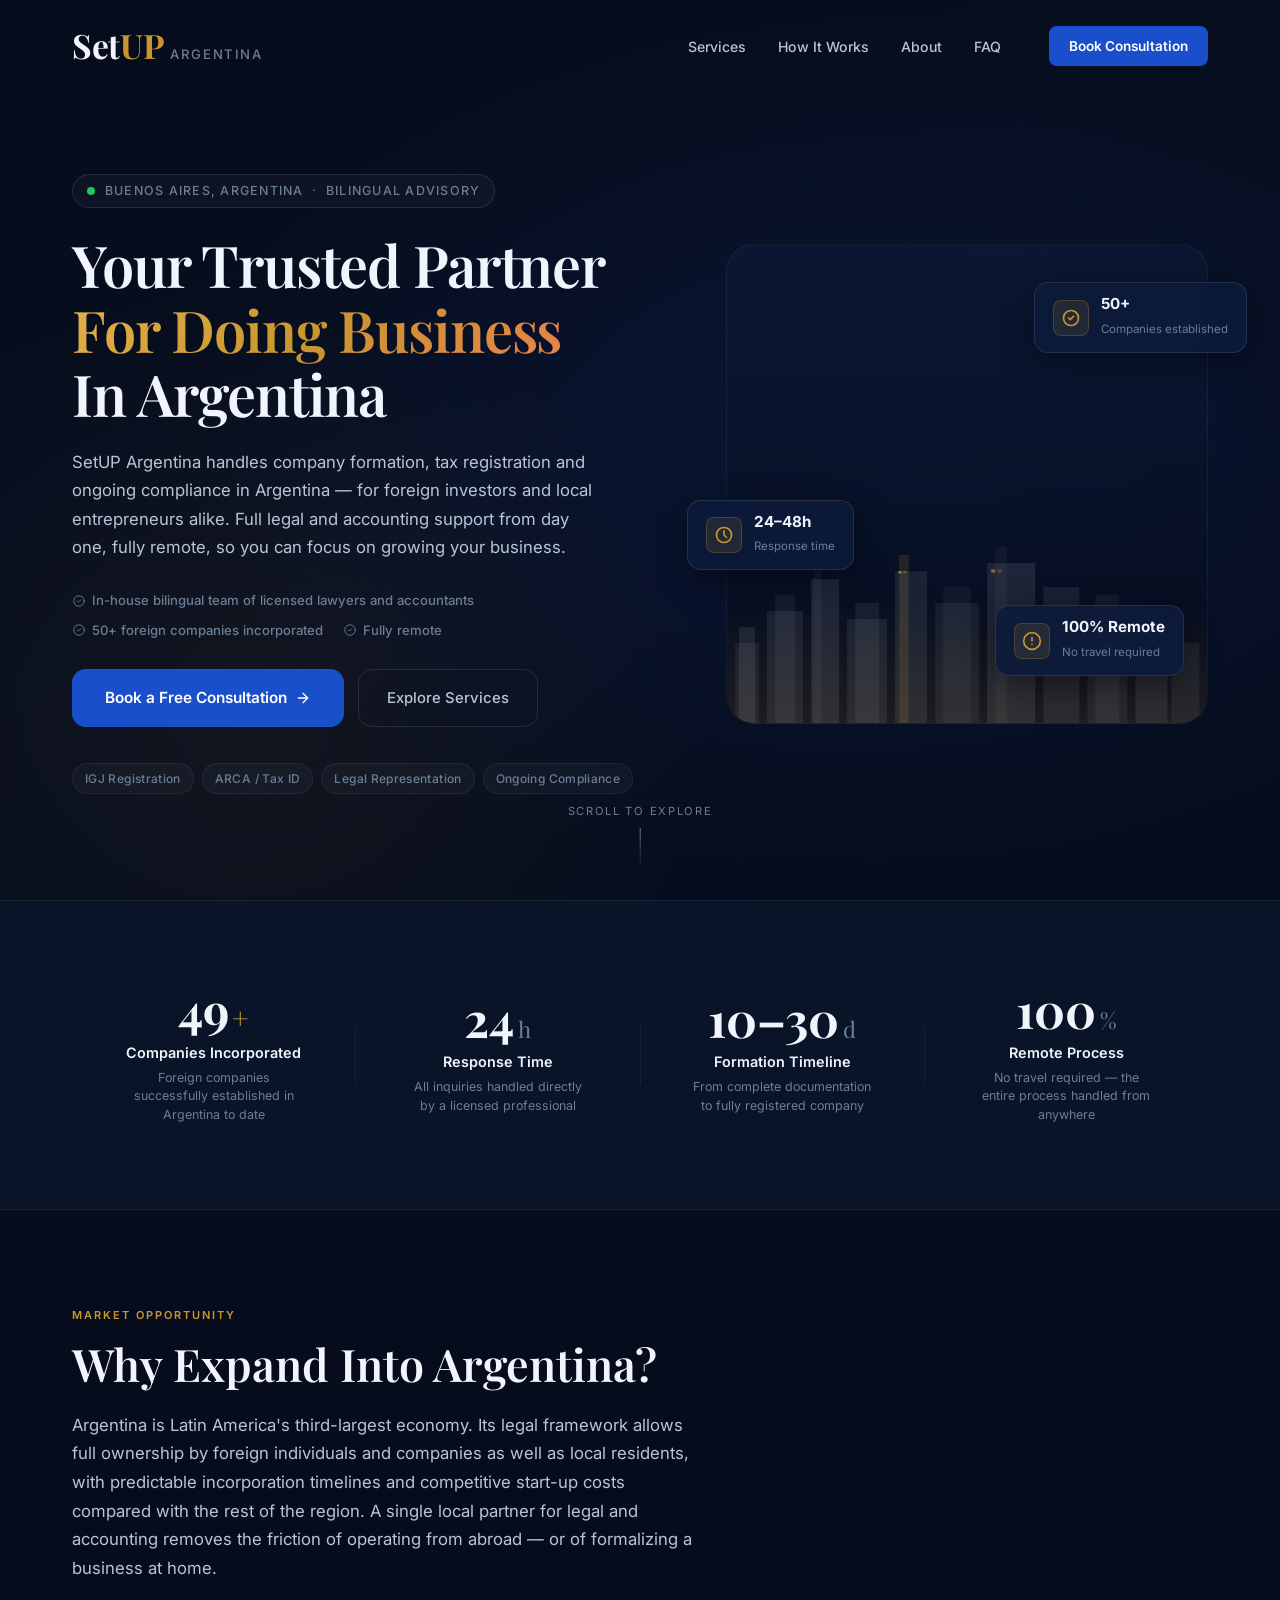
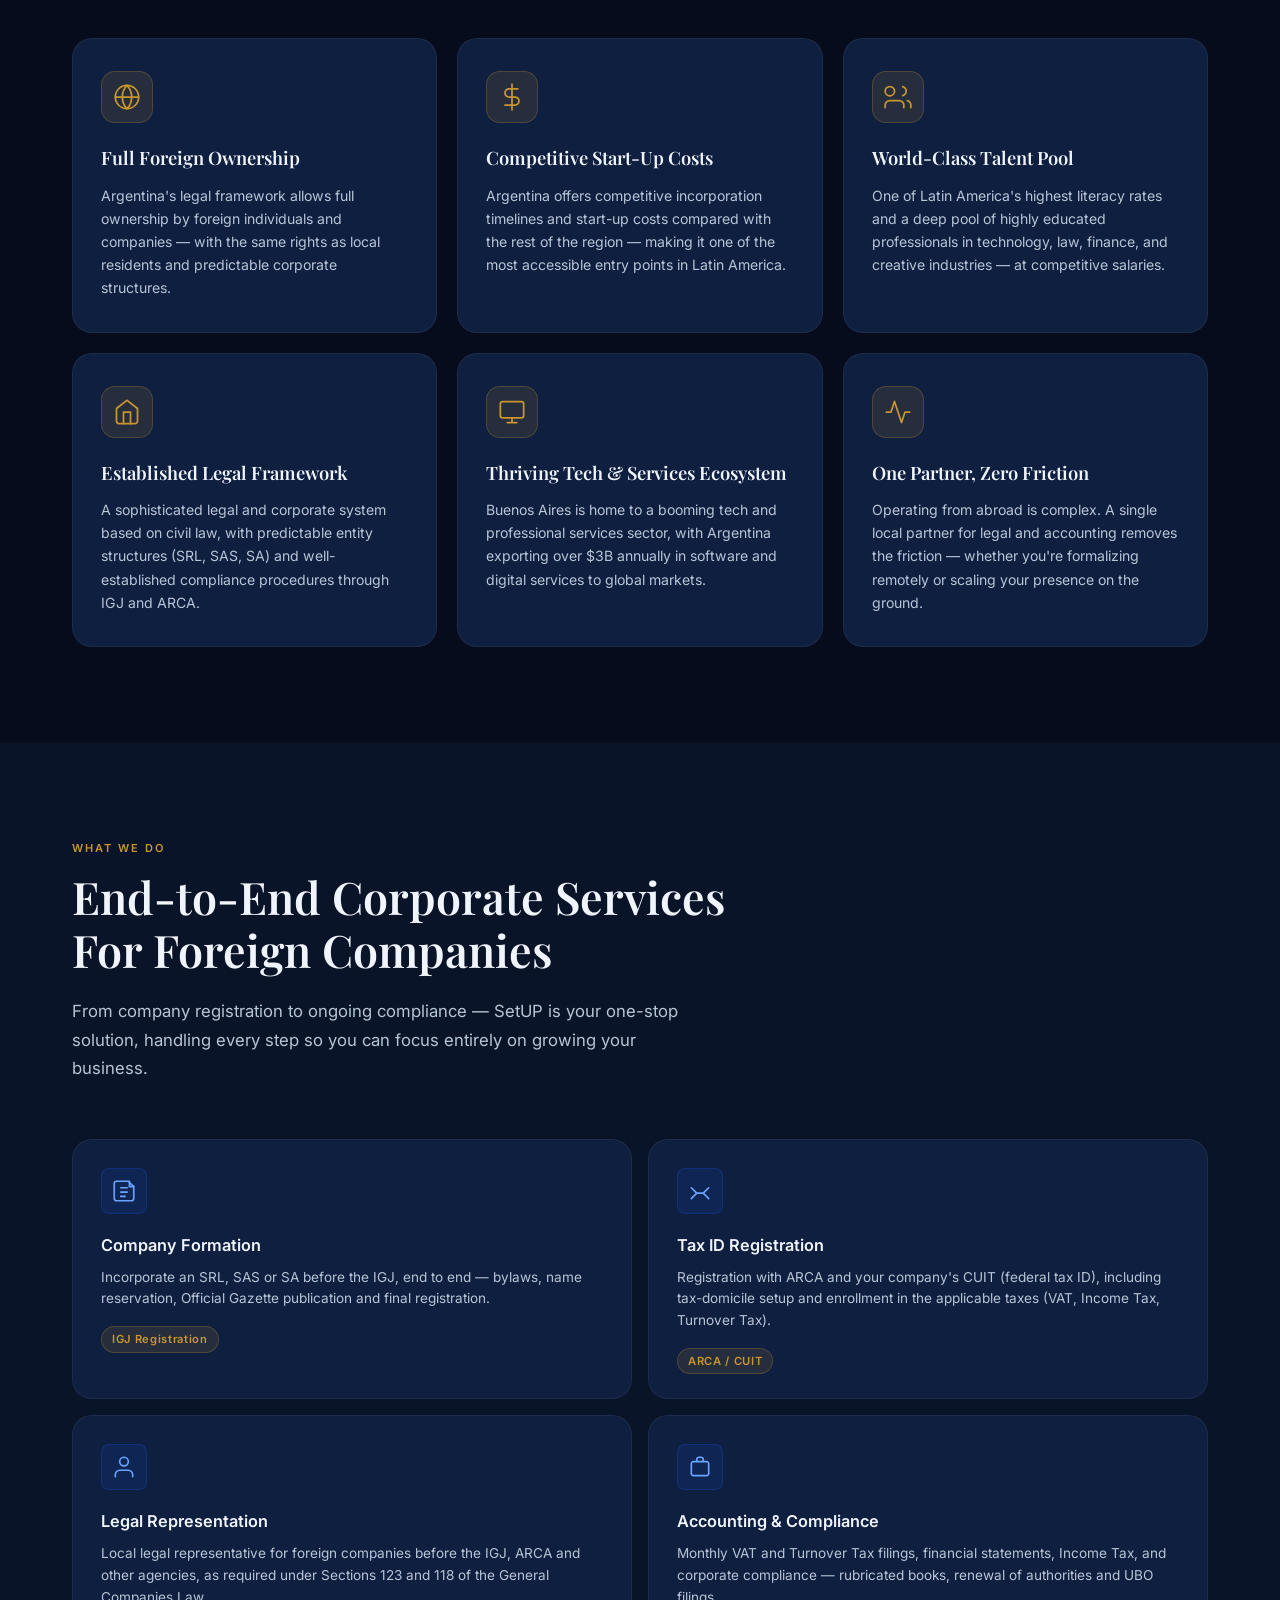
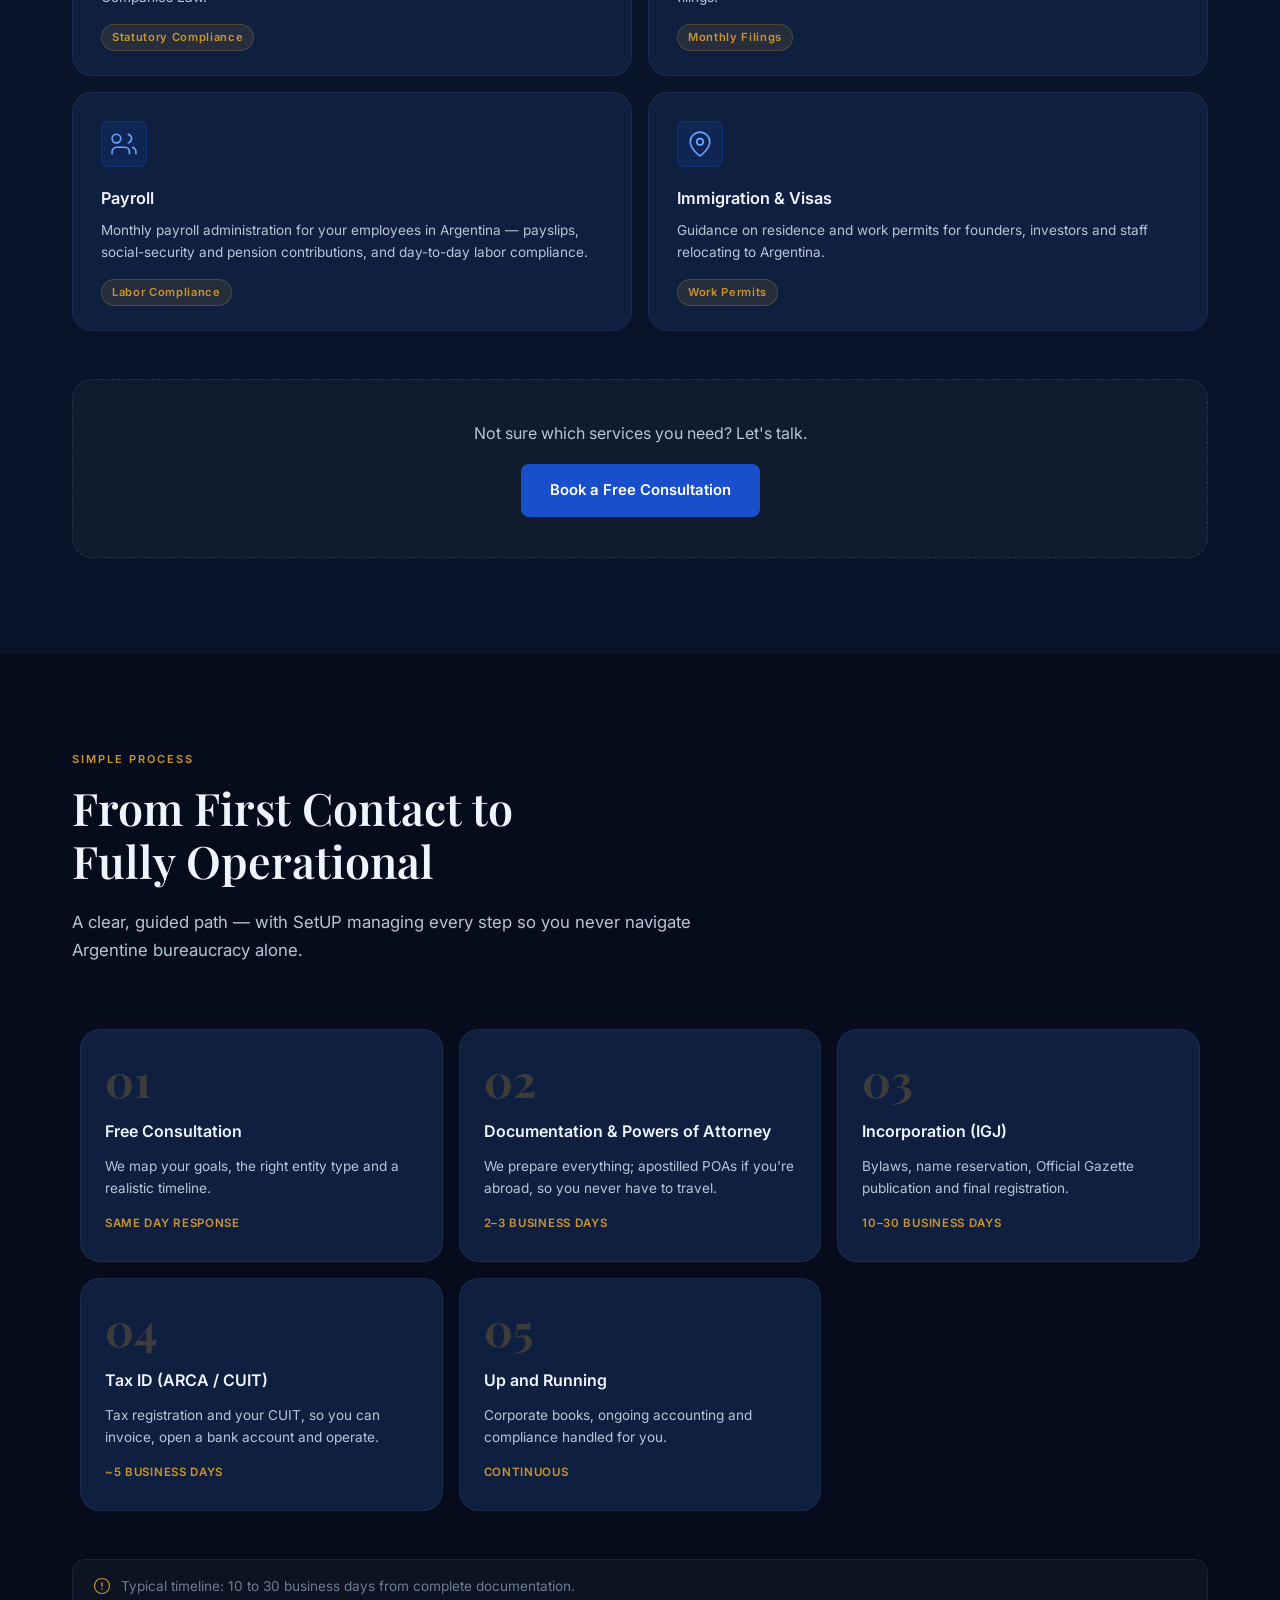
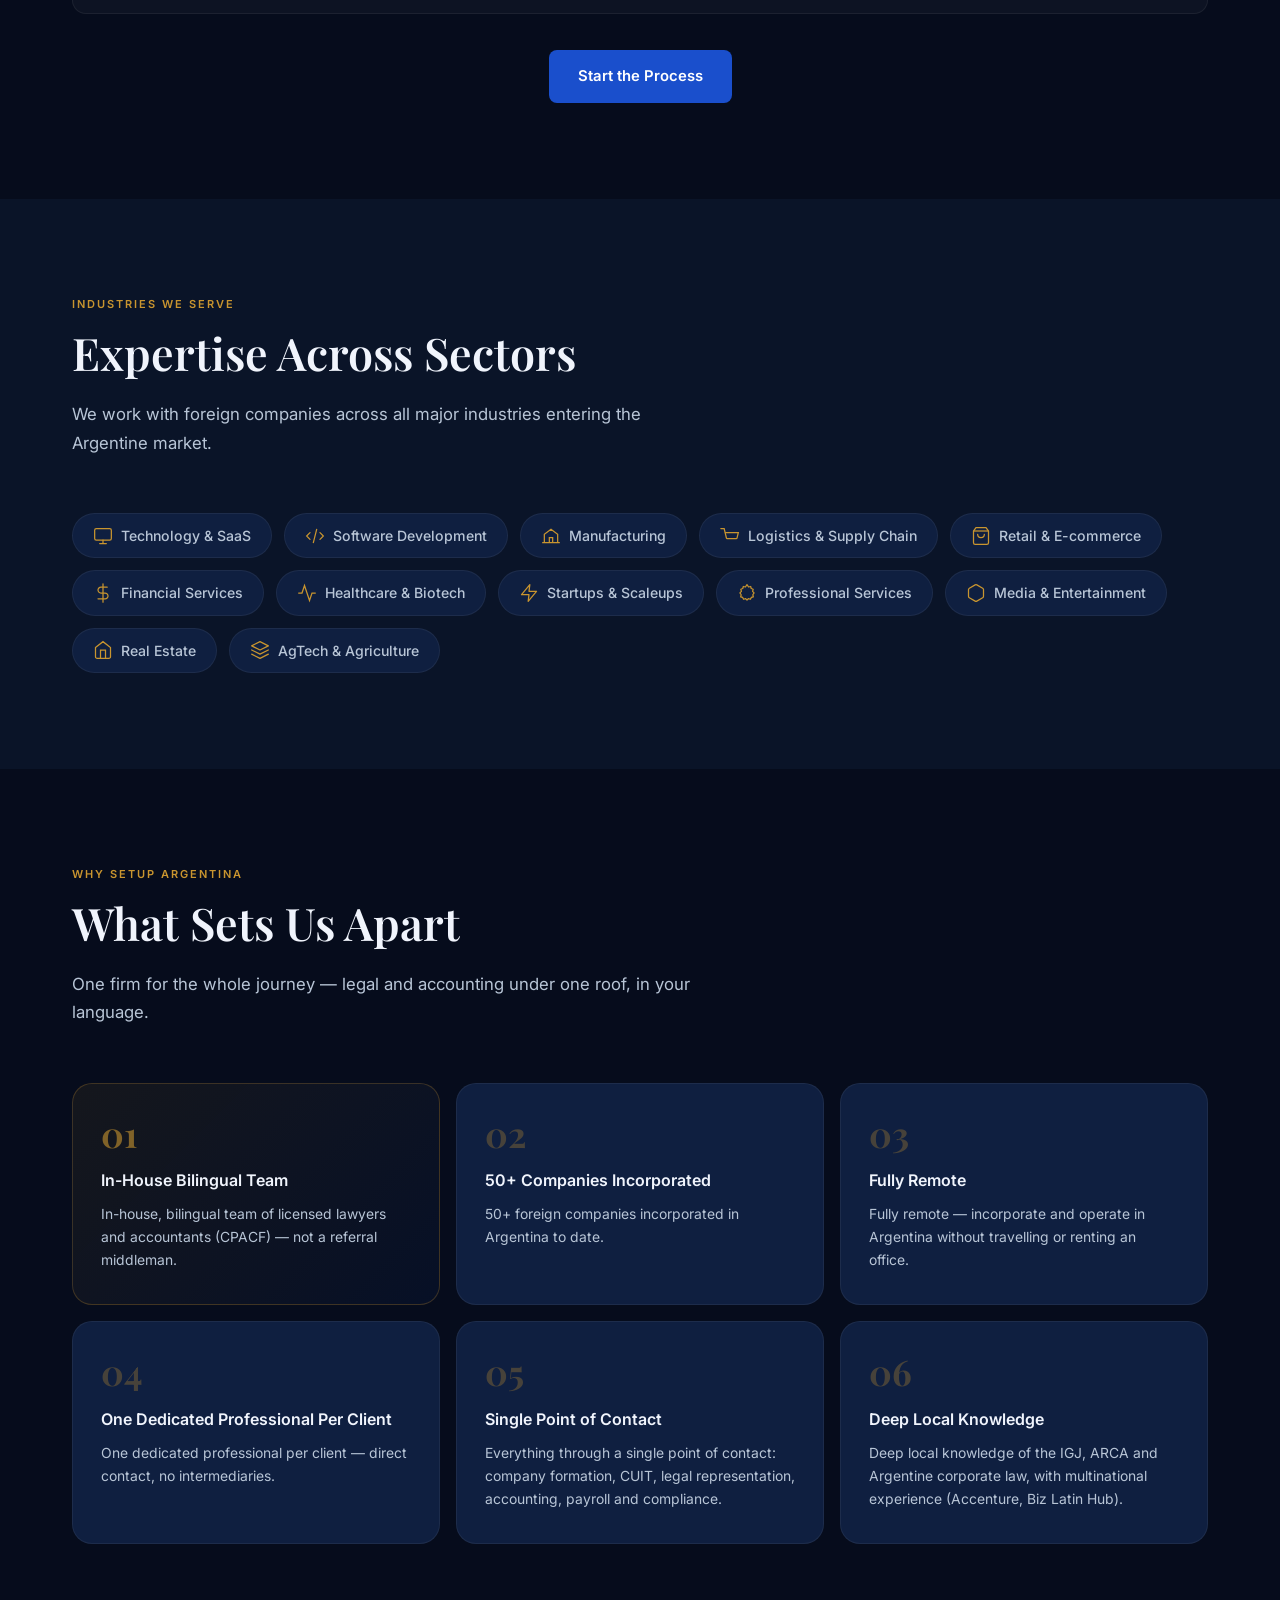
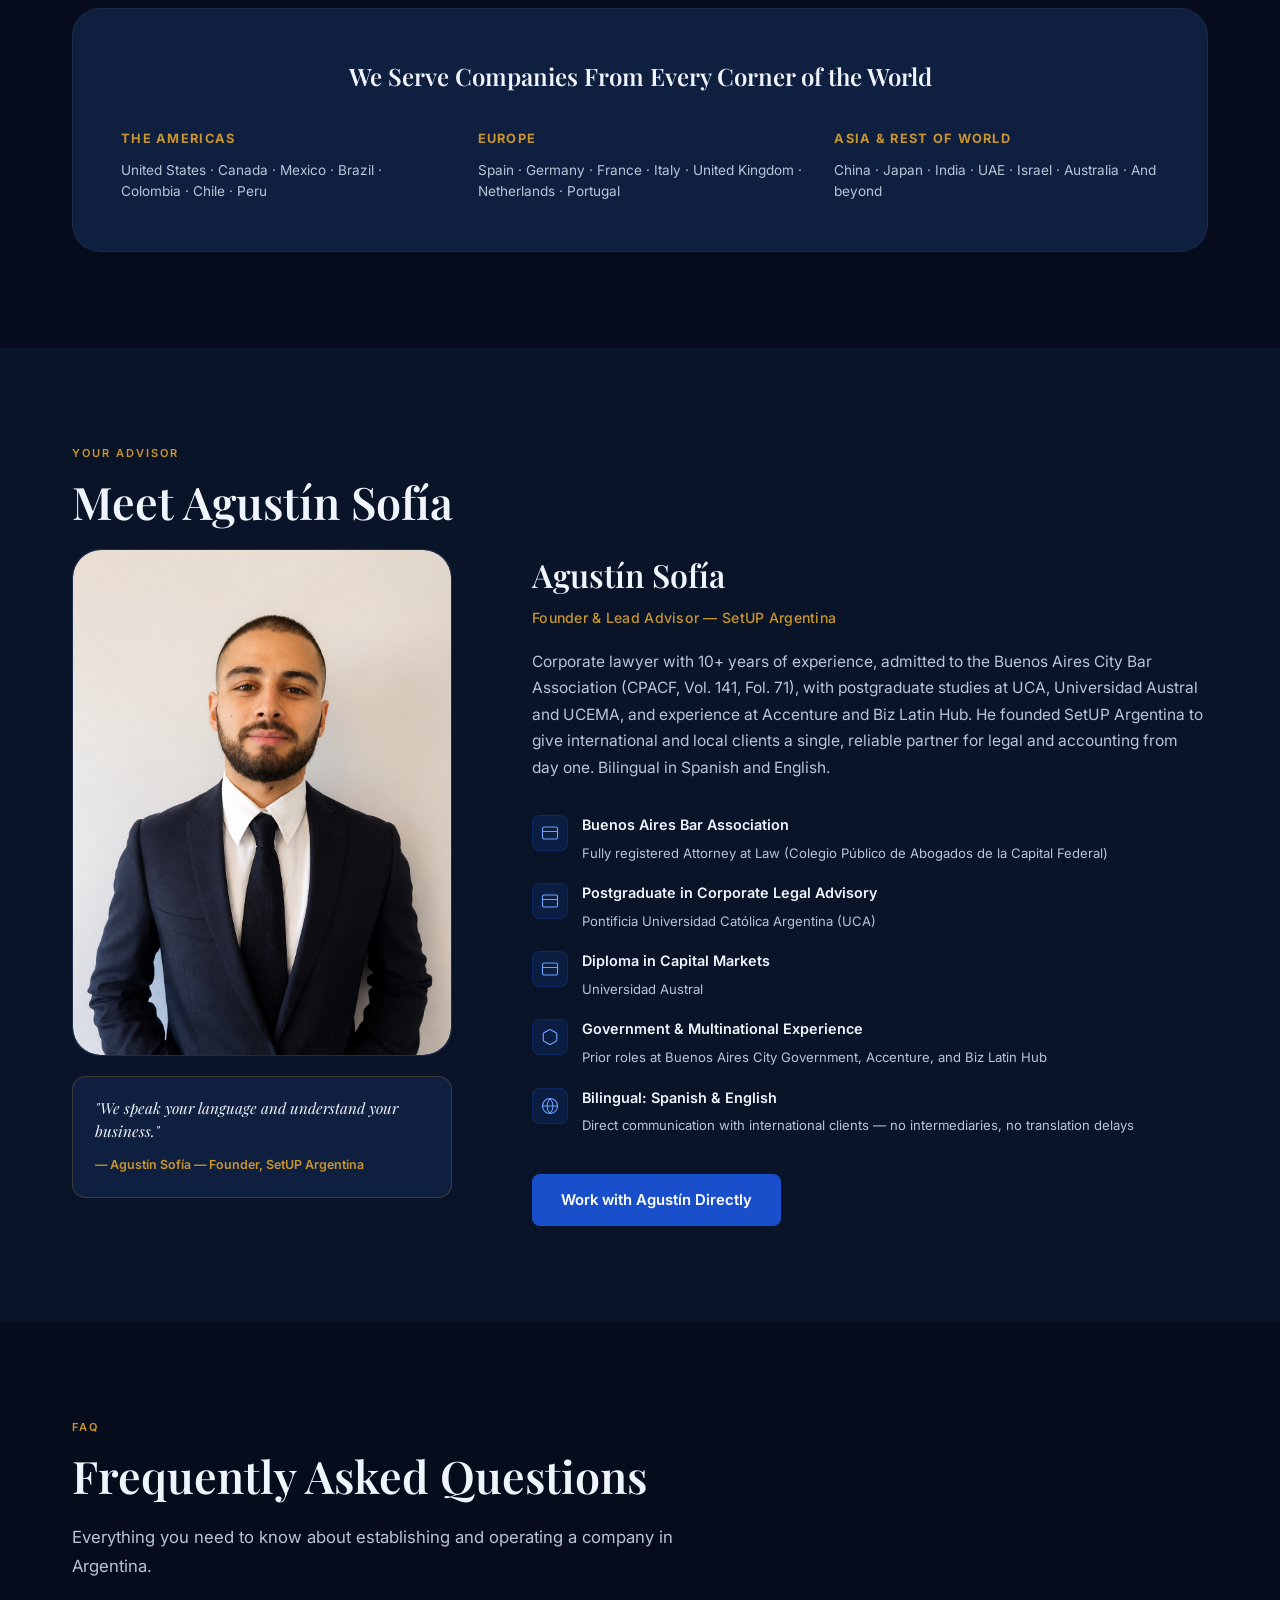
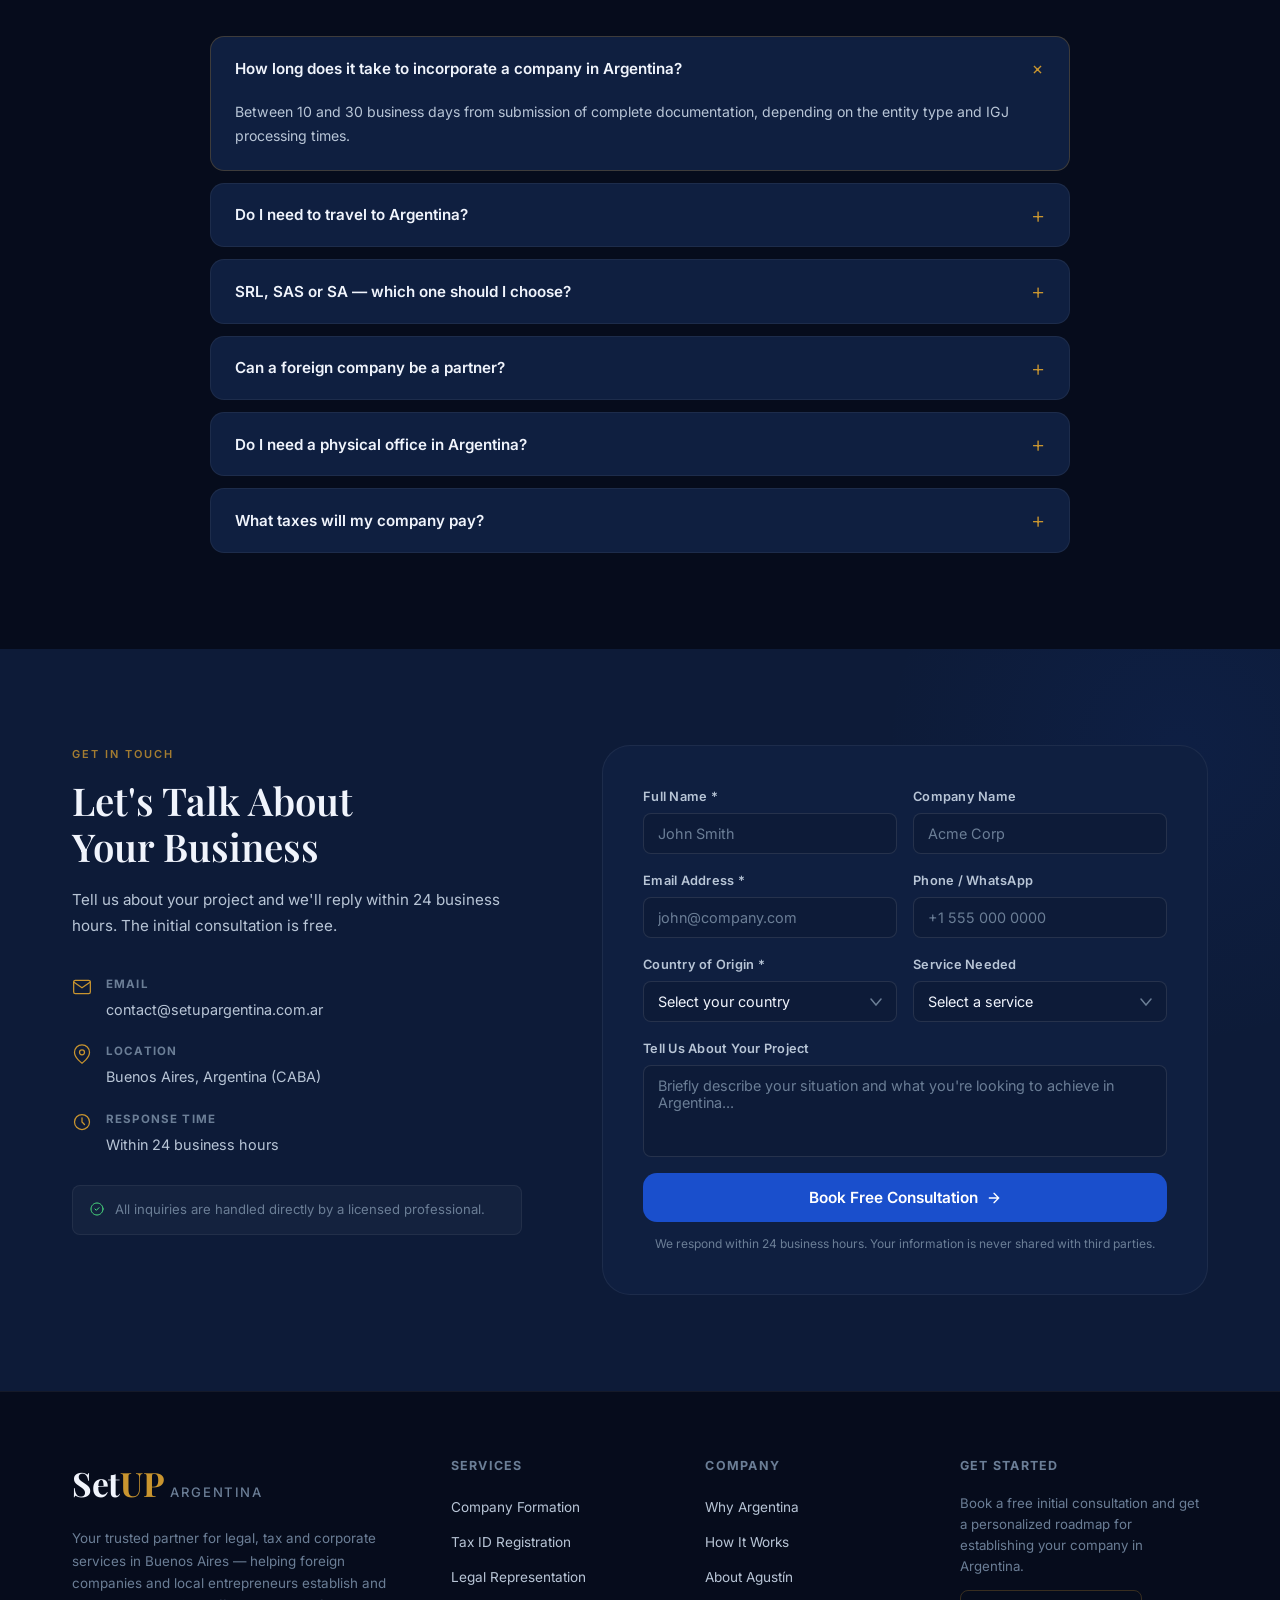
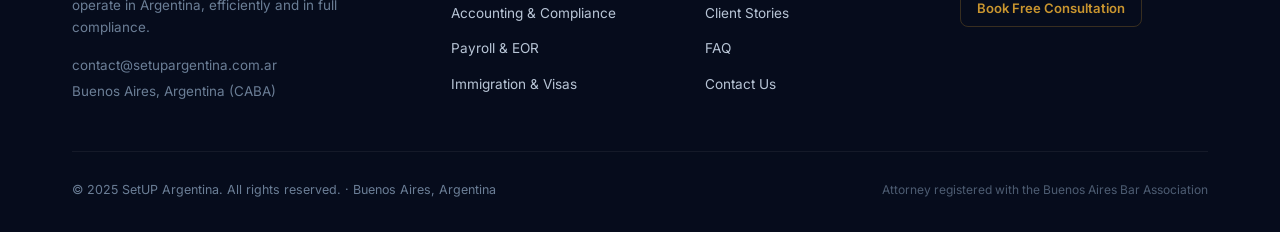
<file: index.html>
<!DOCTYPE html>
<html lang="en">
<head>
  <meta charset="UTF-8">
  <meta name="viewport" content="width=device-width, initial-scale=1.0">
  <title>SetUP Argentina — Company Formation, Tax ID &amp; Legal Services in Buenos Aires</title>
  <meta name="description" content="SetUP Argentina handles company formation, tax registration and ongoing compliance in Argentina — for foreign investors and local entrepreneurs alike. Full legal and accounting support, fully remote, from day one.">
  <meta name="keywords" content="Company Formation Argentina, Business Setup Argentina, CUIT Registration Argentina, Legal Services Argentina, Tax Advisory Argentina, Accounting Services Argentina, IGJ Registration, ARCA Argentina, Corporate Services Buenos Aires">
  <meta name="robots" content="index, follow">
  <link rel="canonical" href="https://setup-argentina-web.vercel.app/">
  <meta property="og:type" content="website">
  <meta property="og:url" content="https://setup-argentina-web.vercel.app/">
  <meta property="og:title" content="SetUP Argentina — Your Trusted Partner for Doing Business in Argentina">
  <meta property="og:description" content="Company formation, Tax ID (CUIT) registration and ongoing compliance in Argentina. In-house bilingual team of licensed lawyers and accountants. 50+ foreign companies incorporated. Fully remote.">
  <meta property="og:image" content="https://setup-argentina-web.vercel.app/images/og-image.jpg">
  <meta name="twitter:card" content="summary_large_image">
  <meta name="twitter:title" content="SetUP Argentina — Company Formation &amp; Legal Services in Buenos Aires">
  <meta name="twitter:description" content="SetUP Argentina helps foreign companies and local entrepreneurs establish and operate in Argentina — efficiently and in full compliance. Bilingual, fully remote, 50+ companies served.">
  <script type="application/ld+json">{"@context":"https://schema.org","@type":"LegalService","name":"SetUP Argentina","description":"Legal, tax, and corporate advisory services for foreign companies and local entrepreneurs establishing and operating in Argentina.","url":"https://setup-argentina-web.vercel.app","email":"contact@setupargentina.com.ar","address":{"@type":"PostalAddress","addressLocality":"Buenos Aires","addressRegion":"CABA","addressCountry":"AR"},"founder":{"@type":"Person","name":"Agustín Sofía","jobTitle":"Founder","alumniOf":[{"@type":"Organization","name":"Accenture"},{"@type":"Organization","name":"Biz Latin Hub"}]},"serviceType":["Company Formation","Tax ID Registration","Legal Representation","Accounting and Compliance","Payroll Services","Immigration and Visas"],"areaServed":"Worldwide"}</script>
  <link rel="preconnect" href="https://fonts.googleapis.com">
  <link rel="preconnect" href="https://fonts.gstatic.com" crossorigin>
  <link href="https://fonts.googleapis.com/css2?family=Playfair+Display:ital,wght@0,400;0,500;0,600;0,700;1,400&family=Inter:wght@300;400;500;600;700&display=swap" rel="stylesheet">
  <link rel="stylesheet" href="styles.css">
</head>
<body>

<!-- ══════════════════════════════════════
     NAVIGATION
══════════════════════════════════════ -->
<nav id="navbar">
  <div class="nav-container">
    <a href="#" class="nav-logo"><span class="logo-mark">Set<em>UP</em></span><span class="logo-country">Argentina</span></a>
    <ul class="nav-links" id="navLinks">
      <li><a href="#services">Services</a></li>
      <li><a href="#process">How It Works</a></li>
      <li><a href="#founder">About</a></li>
      <li><a href="#faq">FAQ</a></li>
    </ul>
    <div class="nav-actions">
      <a href="#contact" class="btn-nav-cta">Book Consultation</a>
      <button class="nav-toggle" id="navToggle" aria-label="Menu"><span></span><span></span><span></span></button>
    </div>
  </div>
</nav>

<!-- ══════════════════════════════════════
     HERO
══════════════════════════════════════ -->
<section id="hero">
  <div class="hero-bg-gradient"></div>
  <div class="hero-particles"></div>
  <div class="container hero-layout">
    <div class="hero-content" data-animate="fadeInLeft">
      <div class="hero-eyebrow"><span class="dot-pulse"></span>Buenos Aires, Argentina &nbsp;·&nbsp; Bilingual Advisory</div>
      <h1 class="hero-title">Your Trusted Partner<br><span class="gradient-text">For Doing Business</span><br>In Argentina</h1>
      <p class="hero-subtitle">SetUP Argentina handles company formation, tax registration and ongoing compliance in Argentina — for foreign investors and local entrepreneurs alike. Full legal and accounting support from day one, fully remote, so you can focus on growing your business.</p>
      <div class="hero-trust-line">
        <span><svg width="14" height="14" viewBox="0 0 24 24" fill="none"><path d="M9 12L11 14L15 10M21 12C21 16.9706 16.9706 21 12 21C7.02944 21 3 16.9706 3 12C3 7.02944 7.02944 3 12 3C16.9706 3 21 7.02944 21 12Z" stroke="currentColor" stroke-width="1.5" stroke-linecap="round"/></svg>In-house bilingual team of licensed lawyers and accountants</span>
        <span><svg width="14" height="14" viewBox="0 0 24 24" fill="none"><path d="M9 12L11 14L15 10M21 12C21 16.9706 16.9706 21 12 21C7.02944 21 3 16.9706 3 12C3 7.02944 7.02944 3 12 3C16.9706 3 21 7.02944 21 12Z" stroke="currentColor" stroke-width="1.5" stroke-linecap="round"/></svg>50+ foreign companies incorporated</span>
        <span><svg width="14" height="14" viewBox="0 0 24 24" fill="none"><path d="M9 12L11 14L15 10M21 12C21 16.9706 16.9706 21 12 21C7.02944 21 3 16.9706 3 12C3 7.02944 7.02944 3 12 3C16.9706 3 21 7.02944 21 12Z" stroke="currentColor" stroke-width="1.5" stroke-linecap="round"/></svg>Fully remote</span>
      </div>
      <div class="hero-buttons">
        <a href="#contact" class="btn-primary btn-lg">Book a Free Consultation <svg width="16" height="16" viewBox="0 0 24 24" fill="none"><path d="M5 12H19M12 5L19 12L12 19" stroke="currentColor" stroke-width="2" stroke-linecap="round"/></svg></a>
        <a href="#services" class="btn-ghost btn-lg">Explore Services</a>
      </div>
      <div class="hero-tags">
        <span>IGJ Registration</span><span>ARCA / Tax ID</span><span>Legal Representation</span><span>Ongoing Compliance</span>
      </div>
    </div>
    <div class="hero-visual" data-animate="fadeInRight">
      <div class="hero-card-floating hero-card-1"><div class="hc-icon"><svg width="20" height="20" viewBox="0 0 24 24" fill="none"><path d="M9 12L11 14L15 10M21 12C21 16.9706 16.9706 21 12 21C7.02944 21 3 16.9706 3 12C3 7.02944 7.02944 3 12 3C16.9706 3 21 7.02944 21 12Z" stroke="currentColor" stroke-width="2" stroke-linecap="round"/></svg></div><div class="hc-text"><strong>50+</strong><span>Companies established</span></div></div>
      <div class="hero-card-floating hero-card-2"><div class="hc-icon"><svg width="20" height="20" viewBox="0 0 24 24" fill="none"><circle cx="12" cy="12" r="9" stroke="currentColor" stroke-width="2"/><path d="M12 7V12L15 15" stroke="currentColor" stroke-width="2" stroke-linecap="round"/></svg></div><div class="hc-text"><strong>24–48h</strong><span>Response time</span></div></div>
      <div class="hero-card-floating hero-card-3"><div class="hc-icon"><svg width="20" height="20" viewBox="0 0 24 24" fill="none"><path d="M12 22C17.5228 22 22 17.5228 22 12C22 6.47715 17.5228 2 12 2C6.47715 2 2 6.47715 2 12C2 17.5228 6.47715 22 12 22Z" stroke="currentColor" stroke-width="2"/><path d="M12 8V12M12 16H12.01" stroke="currentColor" stroke-width="2" stroke-linecap="round"/></svg></div><div class="hc-text"><strong>100% Remote</strong><span>No travel required</span></div></div>
      <div class="hero-city-visual">
        <div class="city-glow"></div>
        <svg class="city-skyline" viewBox="0 0 600 280" xmlns="http://www.w3.org/2000/svg" preserveAspectRatio="xMidYMax meet">
          <rect x="10" y="180" width="30" height="100" fill="rgba(255,255,255,0.06)"/><rect x="15" y="160" width="20" height="180" fill="rgba(255,255,255,0.08)"/><rect x="50" y="140" width="45" height="140" fill="rgba(255,255,255,0.07)"/><rect x="60" y="120" width="25" height="160" fill="rgba(255,255,255,0.05)"/><rect x="105" y="100" width="35" height="180" fill="rgba(255,255,255,0.09)"/><rect x="108" y="80" width="10" height="200" fill="rgba(255,255,255,0.04)"/><rect x="150" y="150" width="50" height="130" fill="rgba(255,255,255,0.07)"/><rect x="160" y="130" width="30" height="150" fill="rgba(255,255,255,0.06)"/><rect x="210" y="90" width="40" height="190" fill="rgba(255,255,255,0.08)"/><rect x="215" y="70" width="12" height="210" fill="rgba(201,149,47,0.15)"/><rect x="260" y="130" width="55" height="150" fill="rgba(255,255,255,0.06)"/><rect x="270" y="110" width="35" height="170" fill="rgba(255,255,255,0.04)"/><rect x="325" y="80" width="60" height="200" fill="rgba(255,255,255,0.09)"/><rect x="335" y="60" width="15" height="220" fill="rgba(255,255,255,0.03)"/><rect x="395" y="110" width="45" height="170" fill="rgba(255,255,255,0.07)"/><rect x="450" y="140" width="50" height="140" fill="rgba(255,255,255,0.06)"/><rect x="460" y="120" width="30" height="160" fill="rgba(255,255,255,0.05)"/><rect x="510" y="160" width="40" height="120" fill="rgba(255,255,255,0.08)"/><rect x="555" y="180" width="35" height="100" fill="rgba(255,255,255,0.06)"/>
          <rect x="214" y="90" width="4" height="3" fill="rgba(201,149,47,0.7)"/><rect x="220" y="90" width="4" height="3" fill="rgba(201,149,47,0.4)"/><rect x="330" y="88" width="5" height="4" fill="rgba(201,149,47,0.6)"/><rect x="338" y="88" width="5" height="4" fill="rgba(201,149,47,0.3)"/>
        </svg>
      </div>
    </div>
  </div>
  <div class="hero-scroll-indicator"><span>Scroll to explore</span><div class="scroll-line"></div></div>
</section>

<!-- ══════════════════════════════════════
     TRUST / STATS
══════════════════════════════════════ -->
<section class="section-trust">
  <div class="container">
    <div class="stats-grid">
      <div class="stat-item" data-animate="fadeInUp" data-delay="0"><div class="stat-number"><span class="counter" data-target="50">0</span><span class="stat-suffix">+</span></div><div class="stat-label">Companies Incorporated</div><div class="stat-desc">Foreign companies successfully established in Argentina to date</div></div>
      <div class="stat-divider"></div>
      <div class="stat-item" data-animate="fadeInUp" data-delay="100"><div class="stat-number">24<span class="stat-unit">h</span></div><div class="stat-label">Response Time</div><div class="stat-desc">All inquiries handled directly by a licensed professional</div></div>
      <div class="stat-divider"></div>
      <div class="stat-item" data-animate="fadeInUp" data-delay="200"><div class="stat-number">10–30<span class="stat-unit">d</span></div><div class="stat-label">Formation Timeline</div><div class="stat-desc">From complete documentation to fully registered company</div></div>
      <div class="stat-divider"></div>
      <div class="stat-item" data-animate="fadeInUp" data-delay="300"><div class="stat-number">100<span class="stat-unit">%</span></div><div class="stat-label">Remote Process</div><div class="stat-desc">No travel required — the entire process handled from anywhere</div></div>
    </div>
  </div>
</section>

<!-- ══════════════════════════════════════
     WHY ARGENTINA
══════════════════════════════════════ -->
<section id="why-argentina" class="section-dark">
  <div class="container">
    <div class="section-label" data-animate="fadeInUp">Market Opportunity</div>
    <h2 class="section-title" data-animate="fadeInUp">Why Expand Into Argentina?</h2>
    <p class="section-subtitle" data-animate="fadeInUp">Argentina is Latin America's third-largest economy. Its legal framework allows full ownership by foreign individuals and companies as well as local residents, with predictable incorporation timelines and competitive start-up costs compared with the rest of the region. A single local partner for legal and accounting removes the friction of operating from abroad — or of formalizing a business at home.</p>
    <div class="why-grid">
      <div class="why-card" data-animate="fadeInUp" data-delay="0"><div class="why-icon"><svg width="28" height="28" viewBox="0 0 24 24" fill="none"><path d="M12 2C6.47715 2 2 6.47715 2 12C2 17.5228 6.47715 22 12 22C17.5228 22 22 17.5228 22 12C22 6.47715 17.5228 2 12 2Z" stroke="currentColor" stroke-width="1.5"/><path d="M2 12H22M12 2C9.33333 4.66667 8 8 8 12C8 16 9.33333 19.3333 12 22M12 2C14.6667 4.66667 16 8 16 12C16 16 14.6667 19.3333 12 22" stroke="currentColor" stroke-width="1.5" stroke-linecap="round"/></svg></div><h3>Full Foreign Ownership</h3><p>Argentina's legal framework allows full ownership by foreign individuals and companies — with the same rights as local residents and predictable corporate structures.</p></div>
      <div class="why-card" data-animate="fadeInUp" data-delay="100"><div class="why-icon"><svg width="28" height="28" viewBox="0 0 24 24" fill="none"><path d="M12 1V23M17 5H9.5C8.57174 5 7.6815 5.36875 7.02513 6.02513C6.36875 6.6815 6 7.57174 6 8.5C6 9.42826 6.36875 10.3185 7.02513 10.9749C7.6815 11.6313 8.57174 12 9.5 12H14.5C15.4283 12 16.3185 12.3687 16.9749 13.0251C17.6313 13.6815 18 14.5717 18 15.5C18 16.4283 17.6313 17.3185 16.9749 17.9749C16.3185 18.6313 15.4283 19 14.5 19H6" stroke="currentColor" stroke-width="1.5" stroke-linecap="round"/></svg></div><h3>Competitive Start-Up Costs</h3><p>Argentina offers competitive incorporation timelines and start-up costs compared with the rest of the region — making it one of the most accessible entry points in Latin America.</p></div>
      <div class="why-card" data-animate="fadeInUp" data-delay="200"><div class="why-icon"><svg width="28" height="28" viewBox="0 0 24 24" fill="none"><path d="M17 21V19C17 17.9391 16.5786 16.9217 15.8284 16.1716C15.0783 15.4214 14.0609 15 13 15H5C3.93913 15 2.92172 15.4214 2.17157 16.1716C1.42143 16.9217 1 17.9391 1 19V21M23 21V19C22.9993 18.1137 22.7044 17.2528 22.1614 16.5523C21.6184 15.8519 20.8581 15.3516 20 15.13M16 3.13C16.8604 3.35031 17.623 3.85071 18.1676 4.55232C18.7122 5.25392 19.0078 6.11683 19.0078 7.005C19.0078 7.89317 18.7122 8.75608 18.1676 9.45768C17.623 10.1593 16.8604 10.6597 16 10.88M9 7C9 9.20914 7.20914 11 5 11C2.79086 11 1 9.20914 1 7C1 4.79086 2.79086 3 5 3C7.20914 3 9 4.79086 9 7Z" stroke="currentColor" stroke-width="1.5" stroke-linecap="round"/></svg></div><h3>World-Class Talent Pool</h3><p>One of Latin America's highest literacy rates and a deep pool of highly educated professionals in technology, law, finance, and creative industries — at competitive salaries.</p></div>
      <div class="why-card" data-animate="fadeInUp" data-delay="0"><div class="why-icon"><svg width="28" height="28" viewBox="0 0 24 24" fill="none"><path d="M3 9L12 2L21 9V20C21 20.5304 20.7893 21.0391 20.4142 21.4142C20.0391 21.7893 19.5304 22 19 22H5C4.46957 22 3.96086 21.7893 3.58579 21.4142C3.21071 21.0391 3 20.5304 3 20V9Z" stroke="currentColor" stroke-width="1.5" stroke-linecap="round"/><path d="M9 22V12H15V22" stroke="currentColor" stroke-width="1.5" stroke-linecap="round"/></svg></div><h3>Established Legal Framework</h3><p>A sophisticated legal and corporate system based on civil law, with predictable entity structures (SRL, SAS, SA) and well-established compliance procedures through IGJ and ARCA.</p></div>
      <div class="why-card" data-animate="fadeInUp" data-delay="100"><div class="why-icon"><svg width="28" height="28" viewBox="0 0 24 24" fill="none"><rect x="2" y="3" width="20" height="14" rx="2" stroke="currentColor" stroke-width="1.5"/><path d="M8 21H16M12 17V21" stroke="currentColor" stroke-width="1.5" stroke-linecap="round"/></svg></div><h3>Thriving Tech &amp; Services Ecosystem</h3><p>Buenos Aires is home to a booming tech and professional services sector, with Argentina exporting over $3B annually in software and digital services to global markets.</p></div>
      <div class="why-card" data-animate="fadeInUp" data-delay="200"><div class="why-icon"><svg width="28" height="28" viewBox="0 0 24 24" fill="none"><path d="M22 12H18L15 21L9 3L6 12H2" stroke="currentColor" stroke-width="1.5" stroke-linecap="round" stroke-linejoin="round"/></svg></div><h3>One Partner, Zero Friction</h3><p>Operating from abroad is complex. A single local partner for legal and accounting removes the friction — whether you're formalizing remotely or scaling your presence on the ground.</p></div>
    </div>
  </div>
</section>

<!-- ══════════════════════════════════════
     SERVICES
══════════════════════════════════════ -->
<section id="services" class="section-light">
  <div class="container">
    <div class="section-label" data-animate="fadeInUp">What We Do</div>
    <h2 class="section-title" data-animate="fadeInUp">End-to-End Corporate Services<br>For Foreign Companies</h2>
    <p class="section-subtitle" data-animate="fadeInUp">From company registration to ongoing compliance — SetUP is your one-stop solution, handling every step so you can focus entirely on growing your business.</p>
    <div class="services-grid">
      <div class="service-card" data-animate="fadeInUp" data-delay="0"><div class="service-icon"><svg width="26" height="26" viewBox="0 0 24 24" fill="none"><path d="M19 21H5C4.46957 21 3.96086 20.7893 3.58579 20.4142C3.21071 20.0391 3 19.5304 3 19V5C3 4.46957 3.21071 3.96086 3.58579 3.58579C3.96086 3.21071 4.46957 3 5 3H16L21 8V19C21 19.5304 20.7893 20.0391 20.4142 20.4142C20.0391 20.7893 19.5304 21 19 21Z" stroke="currentColor" stroke-width="1.5"/><path d="M17 3V8H21M9 9H15M9 13H15M9 17H13" stroke="currentColor" stroke-width="1.5" stroke-linecap="round"/></svg></div><h3>Company Formation</h3><p>Incorporate an SRL, SAS or SA before the IGJ, end to end — bylaws, name reservation, Official Gazette publication and final registration.</p><div class="service-tag">IGJ Registration</div></div>
      <div class="service-card" data-animate="fadeInUp" data-delay="80"><div class="service-icon"><svg width="26" height="26" viewBox="0 0 24 24" fill="none"><path d="M9 14L4 19M9 14L4 9M9 14H15M15 14L20 19M15 14L20 9" stroke="currentColor" stroke-width="1.5" stroke-linecap="round" stroke-linejoin="round"/></svg></div><h3>Tax ID Registration</h3><p>Registration with ARCA and your company's CUIT (federal tax ID), including tax-domicile setup and enrollment in the applicable taxes (VAT, Income Tax, Turnover Tax).</p><div class="service-tag">ARCA / CUIT</div></div>
      <div class="service-card" data-animate="fadeInUp" data-delay="160"><div class="service-icon"><svg width="26" height="26" viewBox="0 0 24 24" fill="none"><path d="M20 21V19C20 17.9391 19.5786 16.9217 18.8284 16.1716C18.0783 15.4214 17.0609 15 16 15H8C6.93913 15 5.92172 15.4214 5.17157 16.1716C4.42143 16.9217 4 17.9391 4 19V21M16 7C16 9.20914 14.2091 11 12 11C9.79086 11 8 9.20914 8 7C8 4.79086 9.79086 3 12 3C14.2091 3 16 4.79086 16 7Z" stroke="currentColor" stroke-width="1.5" stroke-linecap="round"/></svg></div><h3>Legal Representation</h3><p>Local legal representative for foreign companies before the IGJ, ARCA and other agencies, as required under Sections 123 and 118 of the General Companies Law.</p><div class="service-tag">Statutory Compliance</div></div>
      <div class="service-card" data-animate="fadeInUp" data-delay="0"><div class="service-icon"><svg width="26" height="26" viewBox="0 0 24 24" fill="none"><path d="M9 7H6C5.46957 7 4.96086 7.21071 4.58579 7.58579C4.21071 7.96086 4 8.46957 4 9V18C4 18.5304 4.21071 19.0391 4.58579 19.4142C4.96086 19.7893 5.46957 20 6 20H18C18.5304 20 19.0391 19.7893 19.4142 19.4142C19.7893 19.0391 20 18.5304 20 18V9C20 8.46957 19.7893 7.96086 19.4142 7.58579C19.0391 7.21071 18.5304 7 18 7H15M9 7V5C9 4.46957 9.21071 3.96086 9.58579 3.58579C9.96086 3.21071 10.4696 3 11 3H13C13.5304 3 14.0391 3.21071 14.4142 3.58579C14.7893 3.96086 15 4.46957 15 5V7M9 7H15" stroke="currentColor" stroke-width="1.5" stroke-linecap="round"/></svg></div><h3>Accounting &amp; Compliance</h3><p>Monthly VAT and Turnover Tax filings, financial statements, Income Tax, and corporate compliance — rubricated books, renewal of authorities and UBO filings.</p><div class="service-tag">Monthly Filings</div></div>
      <div class="service-card" data-animate="fadeInUp" data-delay="80"><div class="service-icon"><svg width="26" height="26" viewBox="0 0 24 24" fill="none"><path d="M17 21V19C17 17.9391 16.5786 16.9217 15.8284 16.1716C15.0783 15.4214 14.0609 15 13 15H5C3.93913 15 2.92172 15.4214 2.17157 16.1716C1.42143 16.9217 1 17.9391 1 19V21M23 21V19C22.9993 18.1137 22.7044 17.2528 22.1614 16.5523C21.6184 15.8519 20.8581 15.3516 20 15.13M16 3.13C16.8604 3.35031 17.623 3.85071 18.1676 4.55232C18.7122 5.25392 19.0078 6.11683 19.0078 7.005C19.0078 7.89317 18.7122 8.75608 18.1676 9.45768C17.623 10.1593 16.8604 10.6597 16 10.88M9 7C9 9.20914 7.20914 11 5 11C2.79086 11 1 9.20914 1 7C1 4.79086 2.79086 3 5 3C7.20914 3 9 4.79086 9 7Z" stroke="currentColor" stroke-width="1.5" stroke-linecap="round"/></svg></div><h3>Payroll</h3><p>Monthly payroll administration for your employees in Argentina — payslips, social-security and pension contributions, and day-to-day labor compliance.</p><div class="service-tag">Labor Compliance</div></div>
      <div class="service-card" data-animate="fadeInUp" data-delay="160"><div class="service-icon"><svg width="26" height="26" viewBox="0 0 24 24" fill="none"><path d="M21 10C21 17 12 23 12 23C12 23 3 17 3 10C3 7.61305 3.94821 5.32387 5.63604 3.63604C7.32387 1.94821 9.61305 1 12 1C14.3869 1 16.6761 1.94821 18.364 3.63604C20.0518 5.32387 21 7.61305 21 10Z" stroke="currentColor" stroke-width="1.5" stroke-linecap="round"/><circle cx="12" cy="10" r="3" stroke="currentColor" stroke-width="1.5"/></svg></div><h3>Immigration &amp; Visas</h3><p>Guidance on residence and work permits for founders, investors and staff relocating to Argentina.</p><div class="service-tag">Work Permits</div></div>
    </div>
    <div class="services-cta" data-animate="fadeInUp"><p>Not sure which services you need? Let's talk.</p><a href="#contact" class="btn-primary">Book a Free Consultation</a></div>
  </div>
</section>

<!-- ══════════════════════════════════════
     PROCESS
══════════════════════════════════════ -->
<section id="process" class="section-dark">
  <div class="container">
    <div class="section-label" data-animate="fadeInUp">Simple Process</div>
    <h2 class="section-title" data-animate="fadeInUp">From First Contact to<br>Fully Operational</h2>
    <p class="section-subtitle" data-animate="fadeInUp">A clear, guided path — with SetUP managing every step so you never navigate Argentine bureaucracy alone.</p>
    <div class="process-timeline">
      <div class="process-step" data-animate="fadeInUp" data-delay="0"><div class="step-number">01</div><div class="step-content"><h3>Free Consultation</h3><p>We map your goals, the right entity type and a realistic timeline.</p><div class="step-duration">Same day response</div></div></div>
      <div class="process-step" data-animate="fadeInUp" data-delay="100"><div class="step-number">02</div><div class="step-content"><h3>Documentation &amp; Powers of Attorney</h3><p>We prepare everything; apostilled POAs if you're abroad, so you never have to travel.</p><div class="step-duration">2–3 business days</div></div></div>
      <div class="process-step" data-animate="fadeInUp" data-delay="200"><div class="step-number">03</div><div class="step-content"><h3>Incorporation (IGJ)</h3><p>Bylaws, name reservation, Official Gazette publication and final registration.</p><div class="step-duration">10–30 business days</div></div></div>
      <div class="process-step" data-animate="fadeInUp" data-delay="300"><div class="step-number">04</div><div class="step-content"><h3>Tax ID (ARCA / CUIT)</h3><p>Tax registration and your CUIT, so you can invoice, open a bank account and operate.</p><div class="step-duration">~5 business days</div></div></div>
      <div class="process-step" data-animate="fadeInUp" data-delay="400"><div class="step-number">05</div><div class="step-content"><h3>Up and Running</h3><p>Corporate books, ongoing accounting and compliance handled for you.</p><div class="step-duration">Continuous</div></div></div>
    </div>
    <div class="process-note" data-animate="fadeInUp"><svg width="18" height="18" viewBox="0 0 24 24" fill="none"><circle cx="12" cy="12" r="10" stroke="currentColor" stroke-width="1.5"/><path d="M12 8V12M12 16H12.01" stroke="currentColor" stroke-width="2" stroke-linecap="round"/></svg>Typical timeline: 10 to 30 business days from complete documentation.</div>
    <div class="section-cta" data-animate="fadeInUp"><a href="#contact" class="btn-primary">Start the Process</a></div>
  </div>
</section>

<!-- ══════════════════════════════════════
     INDUSTRIES
══════════════════════════════════════ -->
<section id="industries" class="section-light">
  <div class="container">
    <div class="section-label" data-animate="fadeInUp">Industries We Serve</div>
    <h2 class="section-title" data-animate="fadeInUp">Expertise Across Sectors</h2>
    <p class="section-subtitle" data-animate="fadeInUp">We work with foreign companies across all major industries entering the Argentine market.</p>
    <div class="industries-grid">
      <div class="industry-chip" data-animate="fadeInUp" data-delay="0"><svg width="20" height="20" viewBox="0 0 24 24" fill="none"><rect x="2" y="3" width="20" height="14" rx="2" stroke="currentColor" stroke-width="1.5"/><path d="M8 21H16M12 17V21" stroke="currentColor" stroke-width="1.5" stroke-linecap="round"/></svg>Technology &amp; SaaS</div>
      <div class="industry-chip" data-animate="fadeInUp" data-delay="50"><svg width="20" height="20" viewBox="0 0 24 24" fill="none"><path d="M10 20L14 4M18 8L22 12L18 16M6 16L2 12L6 8" stroke="currentColor" stroke-width="1.5" stroke-linecap="round"/></svg>Software Development</div>
      <div class="industry-chip" data-animate="fadeInUp" data-delay="100"><svg width="20" height="20" viewBox="0 0 24 24" fill="none"><path d="M2 20H22M4 20V10L12 4L20 10V20M10 20V14H14V20" stroke="currentColor" stroke-width="1.5" stroke-linecap="round"/></svg>Manufacturing</div>
      <div class="industry-chip" data-animate="fadeInUp" data-delay="150"><svg width="20" height="20" viewBox="0 0 24 24" fill="none"><path d="M1 3H5L7.68 14.39C7.77 14.83 8.3 15.2 8.73 15.2H19.4C19.83 15.2 20.3 14.87 20.4 14.43L22 8H6" stroke="currentColor" stroke-width="1.5" stroke-linecap="round"/></svg>Logistics &amp; Supply Chain</div>
      <div class="industry-chip" data-animate="fadeInUp" data-delay="200"><svg width="20" height="20" viewBox="0 0 24 24" fill="none"><path d="M6 2L3 6V20C3 21.1 3.9 22 5 22H19C20.1 22 21 21.1 21 20V6L18 2H6ZM16 10C16 12.21 14.21 14 12 14C9.79 14 8 12.21 8 10" stroke="currentColor" stroke-width="1.5" stroke-linecap="round"/><path d="M3 6H21" stroke="currentColor" stroke-width="1.5"/></svg>Retail &amp; E-commerce</div>
      <div class="industry-chip" data-animate="fadeInUp" data-delay="250"><svg width="20" height="20" viewBox="0 0 24 24" fill="none"><path d="M12 1V23M17 5H9.5C8.57 5 7.68 5.37 7.03 6.03C6.37 6.68 6 7.57 6 8.5C6 9.43 6.37 10.32 7.03 10.97C7.68 11.63 8.57 12 9.5 12H14.5C15.43 12 16.32 12.37 16.97 13.03C17.63 13.68 18 14.57 18 15.5C18 16.43 17.63 17.32 16.97 17.97C16.32 18.63 15.43 19 14.5 19H6" stroke="currentColor" stroke-width="1.5" stroke-linecap="round"/></svg>Financial Services</div>
      <div class="industry-chip" data-animate="fadeInUp" data-delay="300"><svg width="20" height="20" viewBox="0 0 24 24" fill="none"><path d="M22 12H18L15 21L9 3L6 12H2" stroke="currentColor" stroke-width="1.5" stroke-linecap="round"/></svg>Healthcare &amp; Biotech</div>
      <div class="industry-chip" data-animate="fadeInUp" data-delay="350"><svg width="20" height="20" viewBox="0 0 24 24" fill="none"><polygon points="13 2 3 14 12 14 11 22 21 10 12 10 13 2" stroke="currentColor" stroke-width="1.5" stroke-linecap="round" stroke-linejoin="round" fill="none"/></svg>Startups &amp; Scaleups</div>
      <div class="industry-chip" data-animate="fadeInUp" data-delay="400"><svg width="20" height="20" viewBox="0 0 24 24" fill="none"><path d="M12 2L13.9 4.8L16.4 4.2L17.1 6.6L19.4 7.5L18.7 10L20.5 11.9L19 14.1L19.6 16.6L17.2 17.3L16.1 19.5L13.6 18.8L12 20.5L10.4 18.8L7.9 19.5L6.8 17.3L4.4 16.6L5 14.1L3.5 11.9L5.3 10L4.6 7.5L6.9 6.6L7.6 4.2L10.1 4.8L12 2Z" stroke="currentColor" stroke-width="1.5" stroke-linejoin="round"/></svg>Professional Services</div>
      <div class="industry-chip" data-animate="fadeInUp" data-delay="450"><svg width="20" height="20" viewBox="0 0 24 24" fill="none"><path d="M21 16V8C21 7.65 20.91 7.3 20.73 7C20.56 6.7 20.3 6.45 20 6.27L13 2.27C12.7 2.09 12.35 2 12 2C11.65 2 11.3 2.09 11 2.27L4 6.27C3.7 6.45 3.44 6.7 3.27 7C3.09 7.3 3 7.65 3 8V16C3 16.35 3.09 16.7 3.27 17C3.44 17.3 3.7 17.55 4 17.73L11 21.73C11.3 21.91 11.65 22 12 22C12.35 22 12.7 21.91 13 21.73L20 17.73C20.3 17.55 20.56 17.3 20.73 17C20.91 16.7 21 16.35 21 16Z" stroke="currentColor" stroke-width="1.5" stroke-linecap="round"/></svg>Media &amp; Entertainment</div>
      <div class="industry-chip" data-animate="fadeInUp" data-delay="500"><svg width="20" height="20" viewBox="0 0 24 24" fill="none"><path d="M3 9L12 2L21 9V20C21 20.53 20.79 21.04 20.41 21.41C20.04 21.79 19.53 22 19 22H5C4.47 22 3.96 21.79 3.59 21.41C3.21 21.04 3 20.53 3 20V9Z" stroke="currentColor" stroke-width="1.5" stroke-linecap="round"/><path d="M9 22V12H15V22" stroke="currentColor" stroke-width="1.5" stroke-linecap="round"/></svg>Real Estate</div>
      <div class="industry-chip" data-animate="fadeInUp" data-delay="550"><svg width="20" height="20" viewBox="0 0 24 24" fill="none"><path d="M12 2L2 7L12 12L22 7L12 2ZM2 17L12 22L22 17M2 12L12 17L22 12" stroke="currentColor" stroke-width="1.5" stroke-linecap="round" stroke-linejoin="round"/></svg>AgTech &amp; Agriculture</div>
    </div>
  </div>
</section>

<!-- ══════════════════════════════════════
     WHY CHOOSE US
══════════════════════════════════════ -->
<section id="why-us" class="section-dark">
  <div class="container">
    <div class="section-label" data-animate="fadeInUp">Why SetUP Argentina</div>
    <h2 class="section-title" data-animate="fadeInUp">What Sets Us Apart</h2>
    <p class="section-subtitle" data-animate="fadeInUp">One firm for the whole journey — legal and accounting under one roof, in your language.</p>
    <div class="why-us-grid">
      <div class="why-us-card featured" data-animate="fadeInUp" data-delay="0"><div class="wu-number">01</div><h3>In-House Bilingual Team</h3><p>In-house, bilingual team of licensed lawyers and accountants (CPACF) — not a referral middleman.</p></div>
      <div class="why-us-card" data-animate="fadeInUp" data-delay="100"><div class="wu-number">02</div><h3>50+ Companies Incorporated</h3><p>50+ foreign companies incorporated in Argentina to date.</p></div>
      <div class="why-us-card" data-animate="fadeInUp" data-delay="200"><div class="wu-number">03</div><h3>Fully Remote</h3><p>Fully remote — incorporate and operate in Argentina without travelling or renting an office.</p></div>
      <div class="why-us-card" data-animate="fadeInUp" data-delay="300"><div class="wu-number">04</div><h3>One Dedicated Professional Per Client</h3><p>One dedicated professional per client — direct contact, no intermediaries.</p></div>
      <div class="why-us-card" data-animate="fadeInUp" data-delay="400"><div class="wu-number">05</div><h3>Single Point of Contact</h3><p>Everything through a single point of contact: company formation, CUIT, legal representation, accounting, payroll and compliance.</p></div>
      <div class="why-us-card" data-animate="fadeInUp" data-delay="500"><div class="wu-number">06</div><h3>Deep Local Knowledge</h3><p>Deep local knowledge of the IGJ, ARCA and Argentine corporate law, with multinational experience (Accenture, Biz Latin Hub).</p></div>
    </div>
    <div class="global-reach" data-animate="fadeInUp">
      <h3>We Serve Companies From Every Corner of the World</h3>
      <div class="regions-grid">
        <div class="region"><div class="region-label">The Americas</div><div class="region-countries">United States · Canada · Mexico · Brazil · Colombia · Chile · Peru</div></div>
        <div class="region"><div class="region-label">Europe</div><div class="region-countries">Spain · Germany · France · Italy · United Kingdom · Netherlands · Portugal</div></div>
        <div class="region"><div class="region-label">Asia &amp; Rest of World</div><div class="region-countries">China · Japan · India · UAE · Israel · Australia · And beyond</div></div>
      </div>
    </div>
  </div>
</section>

<!-- ══════════════════════════════════════
     FOUNDER
══════════════════════════════════════ -->
<section id="founder" class="section-light">
  <div class="container">
    <div class="section-label" data-animate="fadeInUp">Your Advisor</div>
    <h2 class="section-title" data-animate="fadeInUp">Meet Agustín Sofía</h2>
    <div class="founder-layout">
      <div class="founder-photo-wrap" data-animate="fadeInLeft">
        <div class="founder-photo-frame">
          <img src="images/agustin-sofia.png" alt="Agustín Sofía — Founder, SetUP Argentina" style="width:100%;height:100%;object-fit:cover;border-radius:inherit;display:block;">
        </div>
        <div class="founder-quote-card"><p>"We speak your language and understand your business."</p><cite>— Agustín Sofía — Founder, SetUP Argentina</cite></div>
      </div>
      <div class="founder-bio" data-animate="fadeInRight">
        <div class="founder-name">Agustín Sofía</div>
        <div class="founder-title">Founder &amp; Lead Advisor — SetUP Argentina</div>
        <p class="founder-intro">Corporate lawyer with 10+ years of experience, admitted to the Buenos Aires City Bar Association (CPACF, Vol. 141, Fol. 71), with postgraduate studies at UCA, Universidad Austral and UCEMA, and experience at Accenture and Biz Latin Hub. He founded SetUP Argentina to give international and local clients a single, reliable partner for legal and accounting from day one. Bilingual in Spanish and English.</p>
        <div class="credentials-list">
          <div class="credential"><div class="cred-icon"><svg width="18" height="18" viewBox="0 0 24 24" fill="none"><path d="M22 10V6C22 5.47 21.79 4.96 21.41 4.59C21.04 4.21 20.53 4 20 4H4C3.47 4 2.96 4.21 2.59 4.59C2.21 4.96 2 5.47 2 6V10M22 10H2M22 10V18C22 18.53 21.79 19.04 21.41 19.41C21.04 19.79 20.53 20 20 20H4C3.47 20 2.96 19.79 2.59 19.41C2.21 19.04 2 18.53 2 18V10" stroke="currentColor" stroke-width="1.5" stroke-linecap="round"/></svg></div><div class="cred-text"><strong>Buenos Aires Bar Association</strong><span>Fully registered Attorney at Law (Colegio Público de Abogados de la Capital Federal)</span></div></div>
          <div class="credential"><div class="cred-icon"><svg width="18" height="18" viewBox="0 0 24 24" fill="none"><path d="M22 10V6C22 5.47 21.79 4.96 21.41 4.59C21.04 4.21 20.53 4 20 4H4C3.47 4 2.96 4.21 2.59 4.59C2.21 4.96 2 5.47 2 6V10M22 10H2M22 10V18C22 18.53 21.79 19.04 21.41 19.41C21.04 19.79 20.53 20 20 20H4C3.47 20 2.96 19.79 2.59 19.41C2.21 19.04 2 18.53 2 18V10" stroke="currentColor" stroke-width="1.5" stroke-linecap="round"/></svg></div><div class="cred-text"><strong>Postgraduate in Corporate Legal Advisory</strong><span>Pontificia Universidad Católica Argentina (UCA)</span></div></div>
          <div class="credential"><div class="cred-icon"><svg width="18" height="18" viewBox="0 0 24 24" fill="none"><path d="M22 10V6C22 5.47 21.79 4.96 21.41 4.59C21.04 4.21 20.53 4 20 4H4C3.47 4 2.96 4.21 2.59 4.59C2.21 4.96 2 5.47 2 6V10M22 10H2M22 10V18C22 18.53 21.79 19.04 21.41 19.41C21.04 19.79 20.53 20 20 20H4C3.47 20 2.96 19.79 2.59 19.41C2.21 19.04 2 18.53 2 18V10" stroke="currentColor" stroke-width="1.5" stroke-linecap="round"/></svg></div><div class="cred-text"><strong>Diploma in Capital Markets</strong><span>Universidad Austral</span></div></div>
          <div class="credential"><div class="cred-icon"><svg width="18" height="18" viewBox="0 0 24 24" fill="none"><path d="M21 16V8C21 7.65 20.91 7.3 20.73 7C20.56 6.7 20.3 6.45 20 6.27L13 2.27C12.7 2.09 12.35 2 12 2C11.65 2 11.3 2.09 11 2.27L4 6.27C3.7 6.45 3.44 6.7 3.27 7C3.09 7.3 3 7.65 3 8V16C3 16.35 3.09 16.7 3.27 17C3.44 17.3 3.7 17.55 4 17.73L11 21.73C11.3 21.91 11.65 22 12 22C12.35 22 12.7 21.91 13 21.73L20 17.73C20.3 17.55 20.56 17.3 20.73 17C20.91 16.7 21 16.35 21 16Z" stroke="currentColor" stroke-width="1.5" stroke-linecap="round"/></svg></div><div class="cred-text"><strong>Government &amp; Multinational Experience</strong><span>Prior roles at Buenos Aires City Government, Accenture, and Biz Latin Hub</span></div></div>
          <div class="credential"><div class="cred-icon"><svg width="18" height="18" viewBox="0 0 24 24" fill="none"><circle cx="12" cy="12" r="10" stroke="currentColor" stroke-width="1.5"/><path d="M2 12H22M12 2C9.33 5 8 8.33 8 12C8 15.67 9.33 19 12 22M12 2C14.67 5 16 8.33 16 12C16 15.67 14.67 19 12 22" stroke="currentColor" stroke-width="1.5" stroke-linecap="round"/></svg></div><div class="cred-text"><strong>Bilingual: Spanish &amp; English</strong><span>Direct communication with international clients — no intermediaries, no translation delays</span></div></div>
        </div>
        <a href="#contact" class="btn-primary">Work with Agustín Directly</a>
      </div>
    </div>
  </div>
</section>

<!-- ══════════════════════════════════════
     FAQ
══════════════════════════════════════ -->
<section id="faq" class="section-dark">
  <div class="container">
    <div class="section-label" data-animate="fadeInUp">FAQ</div>
    <h2 class="section-title" data-animate="fadeInUp">Frequently Asked Questions</h2>
    <p class="section-subtitle" data-animate="fadeInUp">Everything you need to know about establishing and operating a company in Argentina.</p>
    <div class="faq-grid">
      <div class="faq-item" data-animate="fadeInUp" data-delay="0"><button class="faq-question">How long does it take to incorporate a company in Argentina?<span class="faq-icon">+</span></button><div class="faq-answer"><p>Between 10 and 30 business days from submission of complete documentation, depending on the entity type and IGJ processing times.</p></div></div>
      <div class="faq-item" data-animate="fadeInUp" data-delay="50"><button class="faq-question">Do I need to travel to Argentina?<span class="faq-icon">+</span></button><div class="faq-answer"><p>No. The whole process can be handled remotely with notarized, apostilled documentation.</p></div></div>
      <div class="faq-item" data-animate="fadeInUp" data-delay="100"><button class="faq-question">SRL, SAS or SA — which one should I choose?<span class="faq-icon">+</span></button><div class="faq-answer"><p>SRL: 2 to 50 partners, the most solid structure. SAS: single shareholder, the fastest to set up. SA: for larger projects or issuing shares.</p></div></div>
      <div class="faq-item" data-animate="fadeInUp" data-delay="150"><button class="faq-question">Can a foreign company be a partner?<span class="faq-icon">+</span></button><div class="faq-answer"><p>Yes. It must first register its documentation with the IGJ under Section 123 of the General Companies Law — we handle it together with the incorporation.</p></div></div>
      <div class="faq-item" data-animate="fadeInUp" data-delay="200"><button class="faq-question">Do I need a physical office in Argentina?<span class="faq-icon">+</span></button><div class="faq-answer"><p>No. We provide a registered tax domicile in Buenos Aires (CABA) that satisfies the legal requirement.</p></div></div>
      <div class="faq-item" data-animate="fadeInUp" data-delay="250"><button class="faq-question">What taxes will my company pay?<span class="faq-icon">+</span></button><div class="faq-answer"><p>Income Tax (35%), VAT (21%), Turnover Tax (variable by jurisdiction) and employer contributions if you have staff.</p></div></div>
    </div>
  </div>
</section>

<!-- ══════════════════════════════════════
     CONTACT
══════════════════════════════════════ -->
<section id="contact" class="section-contact">
  <div class="container">
    <div class="contact-layout">
      <div class="contact-info" data-animate="fadeInLeft">
        <div class="section-label light">Get In Touch</div>
        <h2 class="contact-title">Let's Talk About<br>Your Business</h2>
        <p class="contact-desc">Tell us about your project and we'll reply within 24 business hours. The initial consultation is free.</p>
        <div class="contact-details">
          <div class="contact-detail"><svg width="20" height="20" viewBox="0 0 24 24" fill="none"><path d="M4 4H20C21.1 4 22 4.9 22 6V18C22 19.1 21.1 20 20 20H4C2.9 20 2 19.1 2 18V6C2 4.9 2.9 4 4 4Z" stroke="currentColor" stroke-width="1.5"/><polyline points="22,6 12,13 2,6" stroke="currentColor" stroke-width="1.5" stroke-linecap="round"/></svg><div><div class="cd-label">Email</div><a href="mailto:contact@setupargentina.com.ar">contact@setupargentina.com.ar</a></div></div>
          <div class="contact-detail"><svg width="20" height="20" viewBox="0 0 24 24" fill="none"><path d="M21 10C21 17 12 23 12 23C12 23 3 17 3 10C3 7.61305 3.94821 5.32387 5.63604 3.63604C7.32387 1.94821 9.61305 1 12 1C14.3869 1 16.6761 1.94821 18.364 3.63604C20.0518 5.32387 21 7.61305 21 10Z" stroke="currentColor" stroke-width="1.5"/><circle cx="12" cy="10" r="3" stroke="currentColor" stroke-width="1.5"/></svg><div><div class="cd-label">Location</div><span>Buenos Aires, Argentina (CABA)</span></div></div>
          <div class="contact-detail"><svg width="20" height="20" viewBox="0 0 24 24" fill="none"><circle cx="12" cy="12" r="9" stroke="currentColor" stroke-width="1.5"/><path d="M12 7V12L15 15" stroke="currentColor" stroke-width="1.5" stroke-linecap="round"/></svg><div><div class="cd-label">Response Time</div><span>Within 24 business hours</span></div></div>
        </div>
        <div class="contact-guarantee-badge"><svg width="16" height="16" viewBox="0 0 24 24" fill="none"><path d="M9 12L11 14L15 10M21 12C21 16.9706 16.9706 21 12 21C7.02944 21 3 16.9706 3 12C3 7.02944 7.02944 3 12 3C16.9706 3 21 7.02944 21 12Z" stroke="currentColor" stroke-width="1.5" stroke-linecap="round"/></svg>All inquiries are handled directly by a licensed professional.</div>
      </div>
      <div class="contact-form-wrap" data-animate="fadeInRight">
        <form class="contact-form" id="contactForm" novalidate>
          <div class="form-row">
            <div class="form-group"><label for="name">Full Name *</label><input type="text" id="name" name="name" placeholder="John Smith" required></div>
            <div class="form-group"><label for="company">Company Name</label><input type="text" id="company" name="company" placeholder="Acme Corp"></div>
          </div>
          <div class="form-row">
            <div class="form-group"><label for="email">Email Address *</label><input type="email" id="email" name="email" placeholder="john@company.com" required></div>
            <div class="form-group"><label for="phone">Phone / WhatsApp</label><input type="tel" id="phone" name="phone" placeholder="+1 555 000 0000"></div>
          </div>
          <div class="form-row">
            <div class="form-group"><label for="country">Country of Origin *</label><select id="country" name="country" required><option value="" disabled selected>Select your country</option><option>United States</option><option>United Kingdom</option><option>Canada</option><option>Spain</option><option>Germany</option><option>France</option><option>Italy</option><option>Brazil</option><option>Mexico</option><option>Colombia</option><option>Chile</option><option>Australia</option><option>Japan</option><option>China</option><option>UAE</option><option>Israel</option><option>Other</option></select></div>
            <div class="form-group"><label for="service">Service Needed</label><select id="service" name="service"><option value="" disabled selected>Select a service</option><option>Company Formation</option><option>Tax ID (CUIT) Registration</option><option>Legal Representation</option><option>Accounting &amp; Tax Compliance</option><option>Payroll Services</option><option>Employer of Record</option><option>Immigration &amp; Visas</option><option>Legal &amp; Tax Advisory</option><option>Fiscal Domicile</option><option>Not sure — I need advice</option></select></div>
          </div>
          <div class="form-group"><label for="message">Tell Us About Your Project</label><textarea id="message" name="message" rows="4" placeholder="Briefly describe your situation and what you're looking to achieve in Argentina..."></textarea></div>
          <button type="submit" class="btn-primary btn-form-submit"><span class="btn-text">Book Free Consultation</span><svg width="16" height="16" viewBox="0 0 24 24" fill="none"><path d="M5 12H19M12 5L19 12L12 19" stroke="currentColor" stroke-width="2" stroke-linecap="round"/></svg></button>
          <p class="form-privacy">We respond within 24 business hours. Your information is never shared with third parties.</p>
          <div class="form-success" id="formSuccess"><svg width="24" height="24" viewBox="0 0 24 24" fill="none"><path d="M9 12L11 14L15 10M21 12C21 16.9706 16.9706 21 12 21C7.02944 21 3 16.9706 3 12C3 7.02944 7.02944 3 12 3C16.9706 3 21 7.02944 21 12Z" stroke="currentColor" stroke-width="2" stroke-linecap="round"/></svg><p><strong>Message sent successfully!</strong><br>We'll be in touch within 24 business hours.</p></div>
        </form>
      </div>
    </div>
  </div>
</section>

<!-- ══════════════════════════════════════
     FOOTER
══════════════════════════════════════ -->
<footer id="footer">
  <div class="container">
    <div class="footer-top">
      <div class="footer-brand"><a href="#" class="nav-logo footer-logo"><span class="logo-mark">Set<em>UP</em></span><span class="logo-country">Argentina</span></a><p class="footer-tagline">Your trusted partner for legal, tax and corporate services in Buenos Aires — helping foreign companies and local entrepreneurs establish and operate in Argentina, efficiently and in full compliance.</p><div class="footer-contact"><a href="mailto:contact@setupargentina.com.ar">contact@setupargentina.com.ar</a><span>Buenos Aires, Argentina (CABA)</span></div></div>
      <div class="footer-links-group"><h4>Services</h4><ul><li><a href="#services">Company Formation</a></li><li><a href="#services">Tax ID Registration</a></li><li><a href="#services">Legal Representation</a></li><li><a href="#services">Accounting &amp; Compliance</a></li><li><a href="#services">Payroll &amp; EOR</a></li><li><a href="#services">Immigration &amp; Visas</a></li></ul></div>
      <div class="footer-links-group"><h4>Company</h4><ul><li><a href="#why-argentina">Why Argentina</a></li><li><a href="#process">How It Works</a></li><li><a href="#founder">About Agustín</a></li><li><a href="#success-stories">Client Stories</a></li><li><a href="#faq">FAQ</a></li><li><a href="#contact">Contact Us</a></li></ul></div>
      <div class="footer-links-group"><h4>Get Started</h4><div class="footer-guarantee"><p>Book a free initial consultation and get a personalized roadmap for establishing your company in Argentina.</p><a href="#contact" class="btn-outline-sm">Book Free Consultation</a></div></div>
    </div>
    <div class="footer-bottom"><p>&copy; 2025 SetUP Argentina. All rights reserved. · Buenos Aires, Argentina</p><div class="footer-legal"><span>Attorney registered with the Buenos Aires Bar Association</span></div></div>
  </div>
</footer>

<script src="script.js"></script>
</body>
</html>
</file>
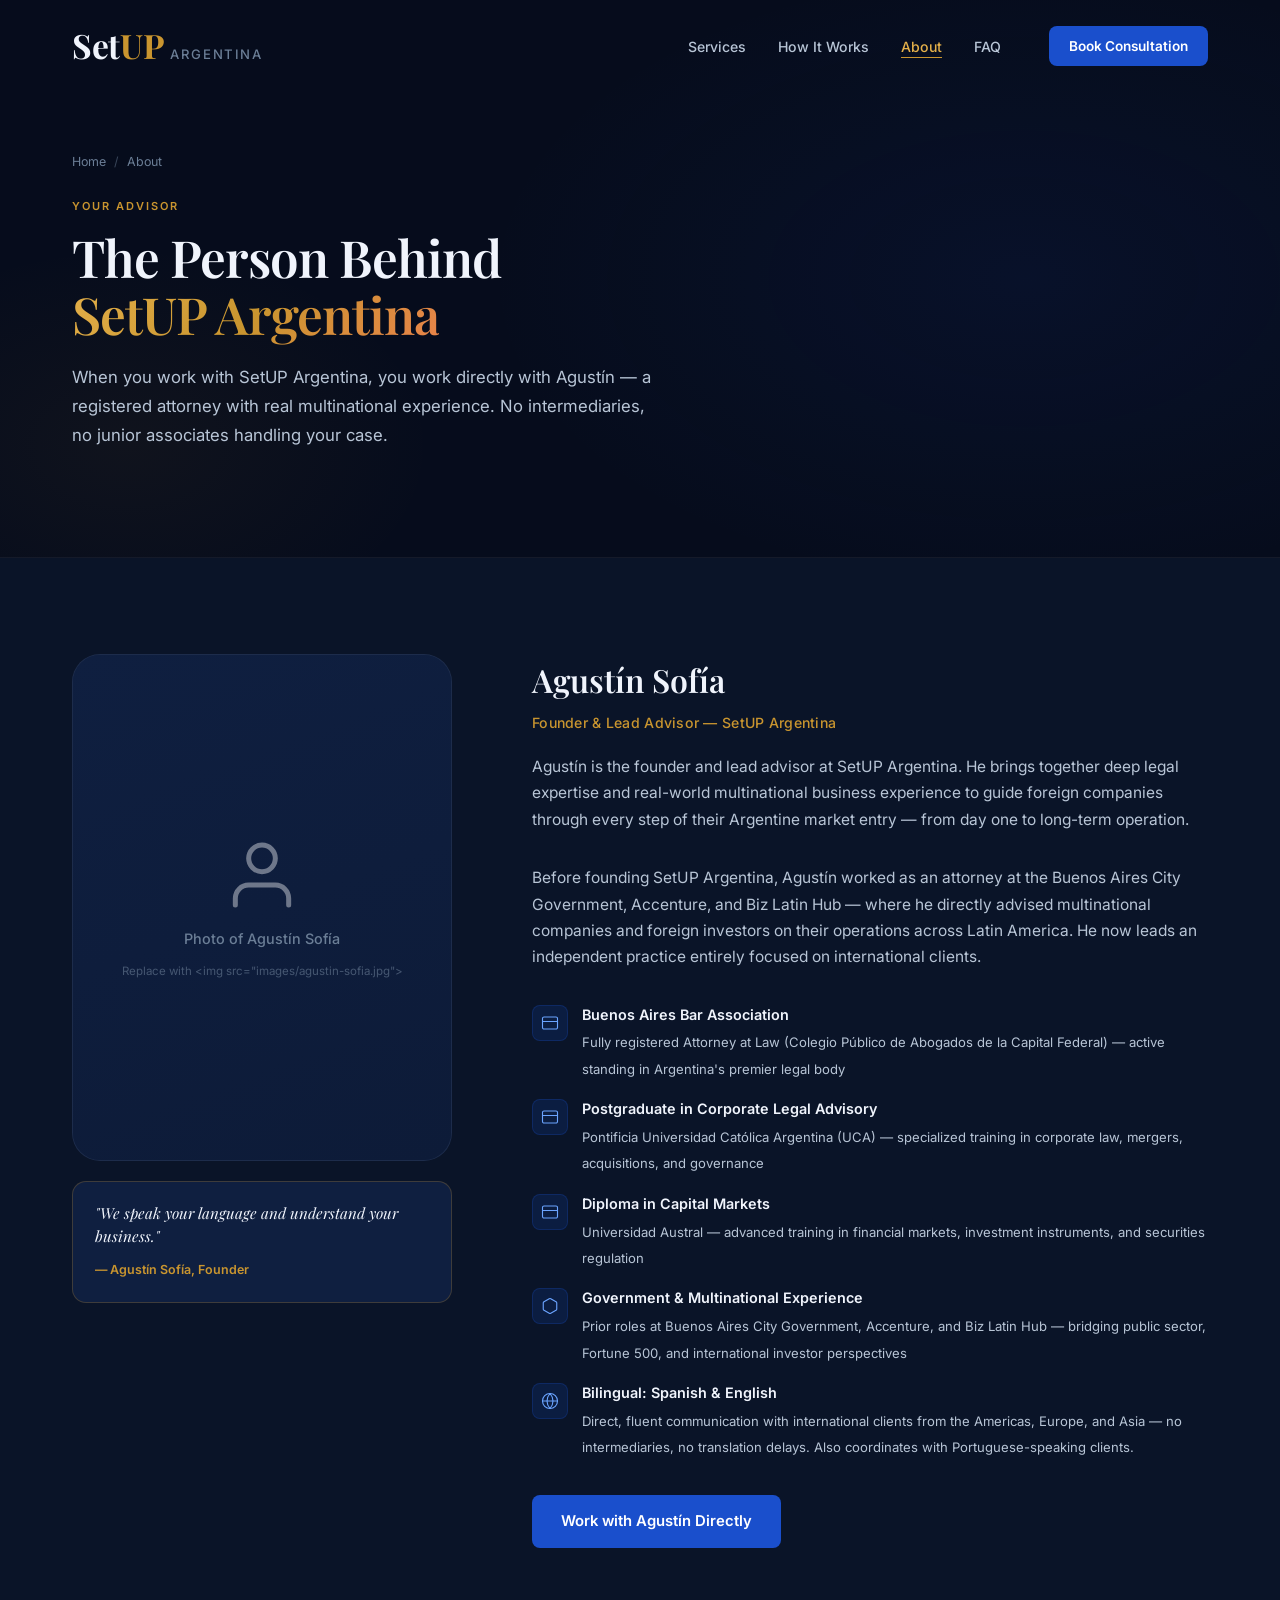
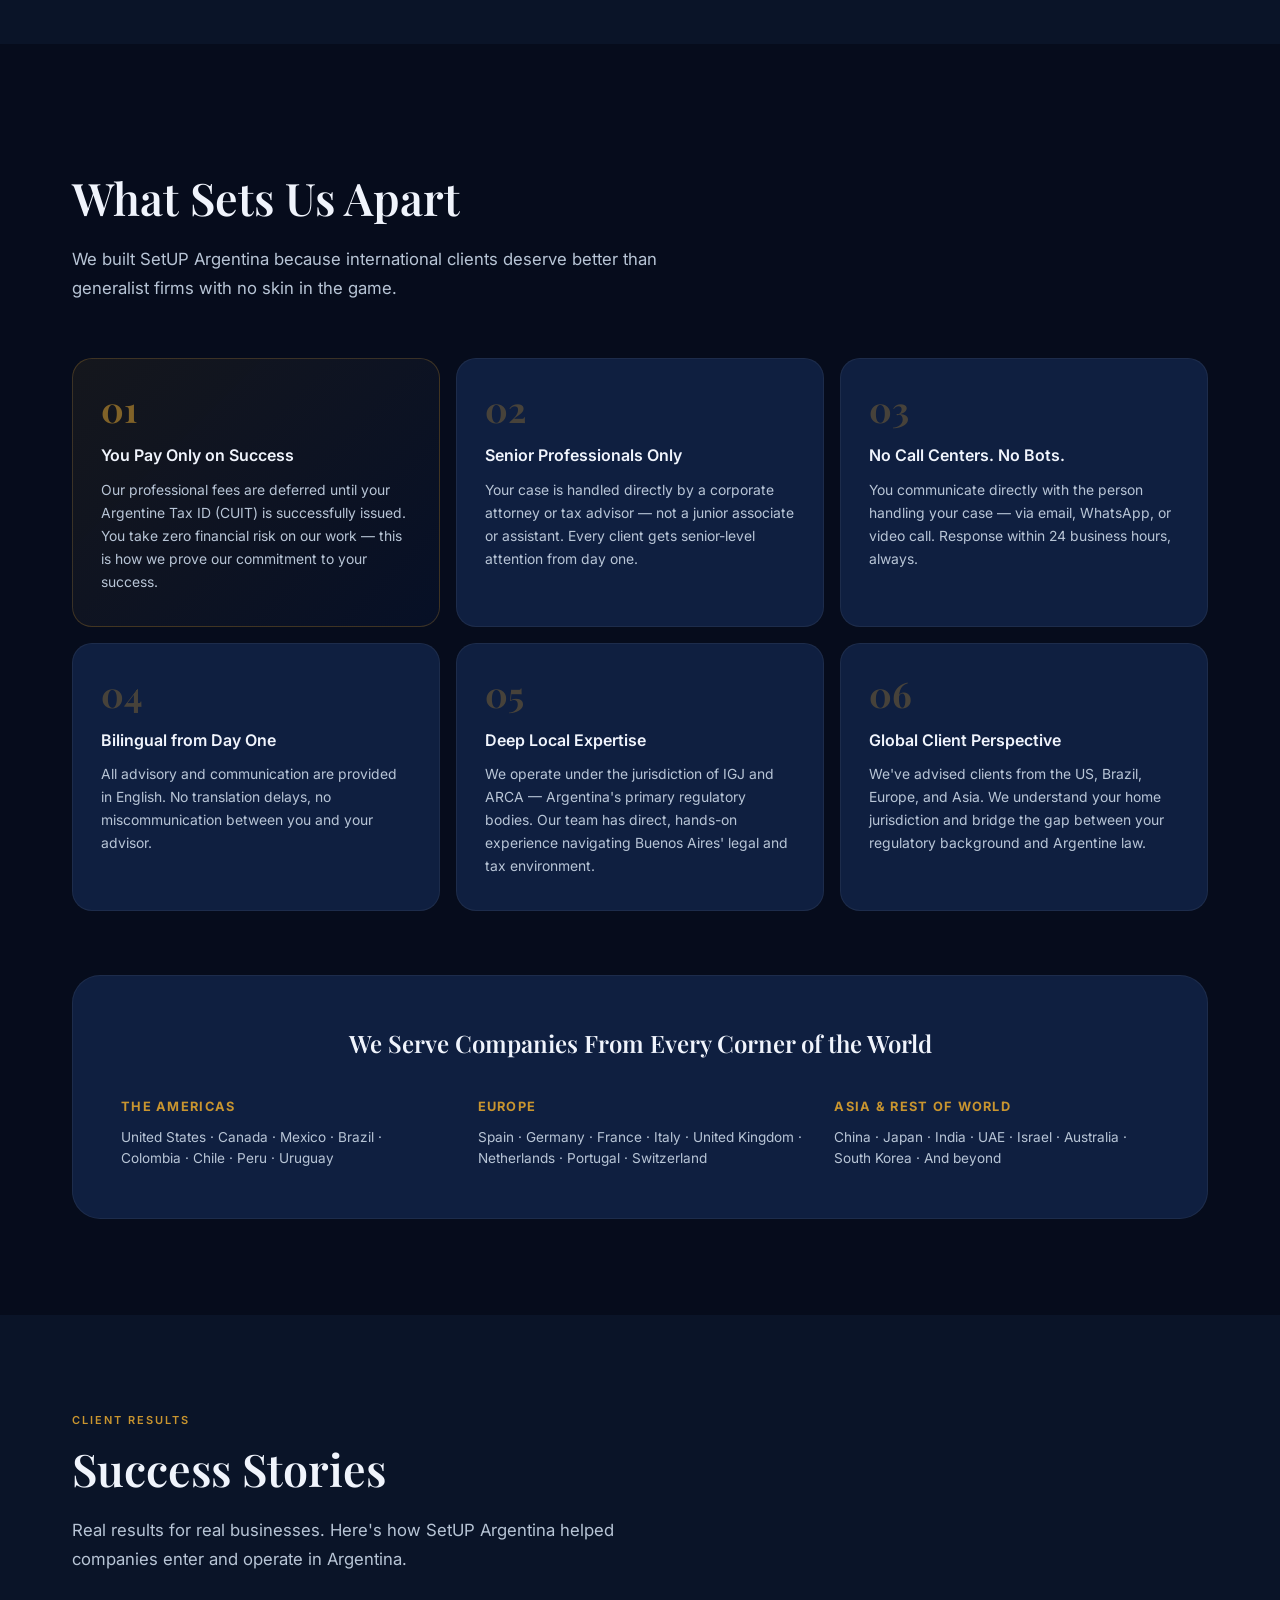
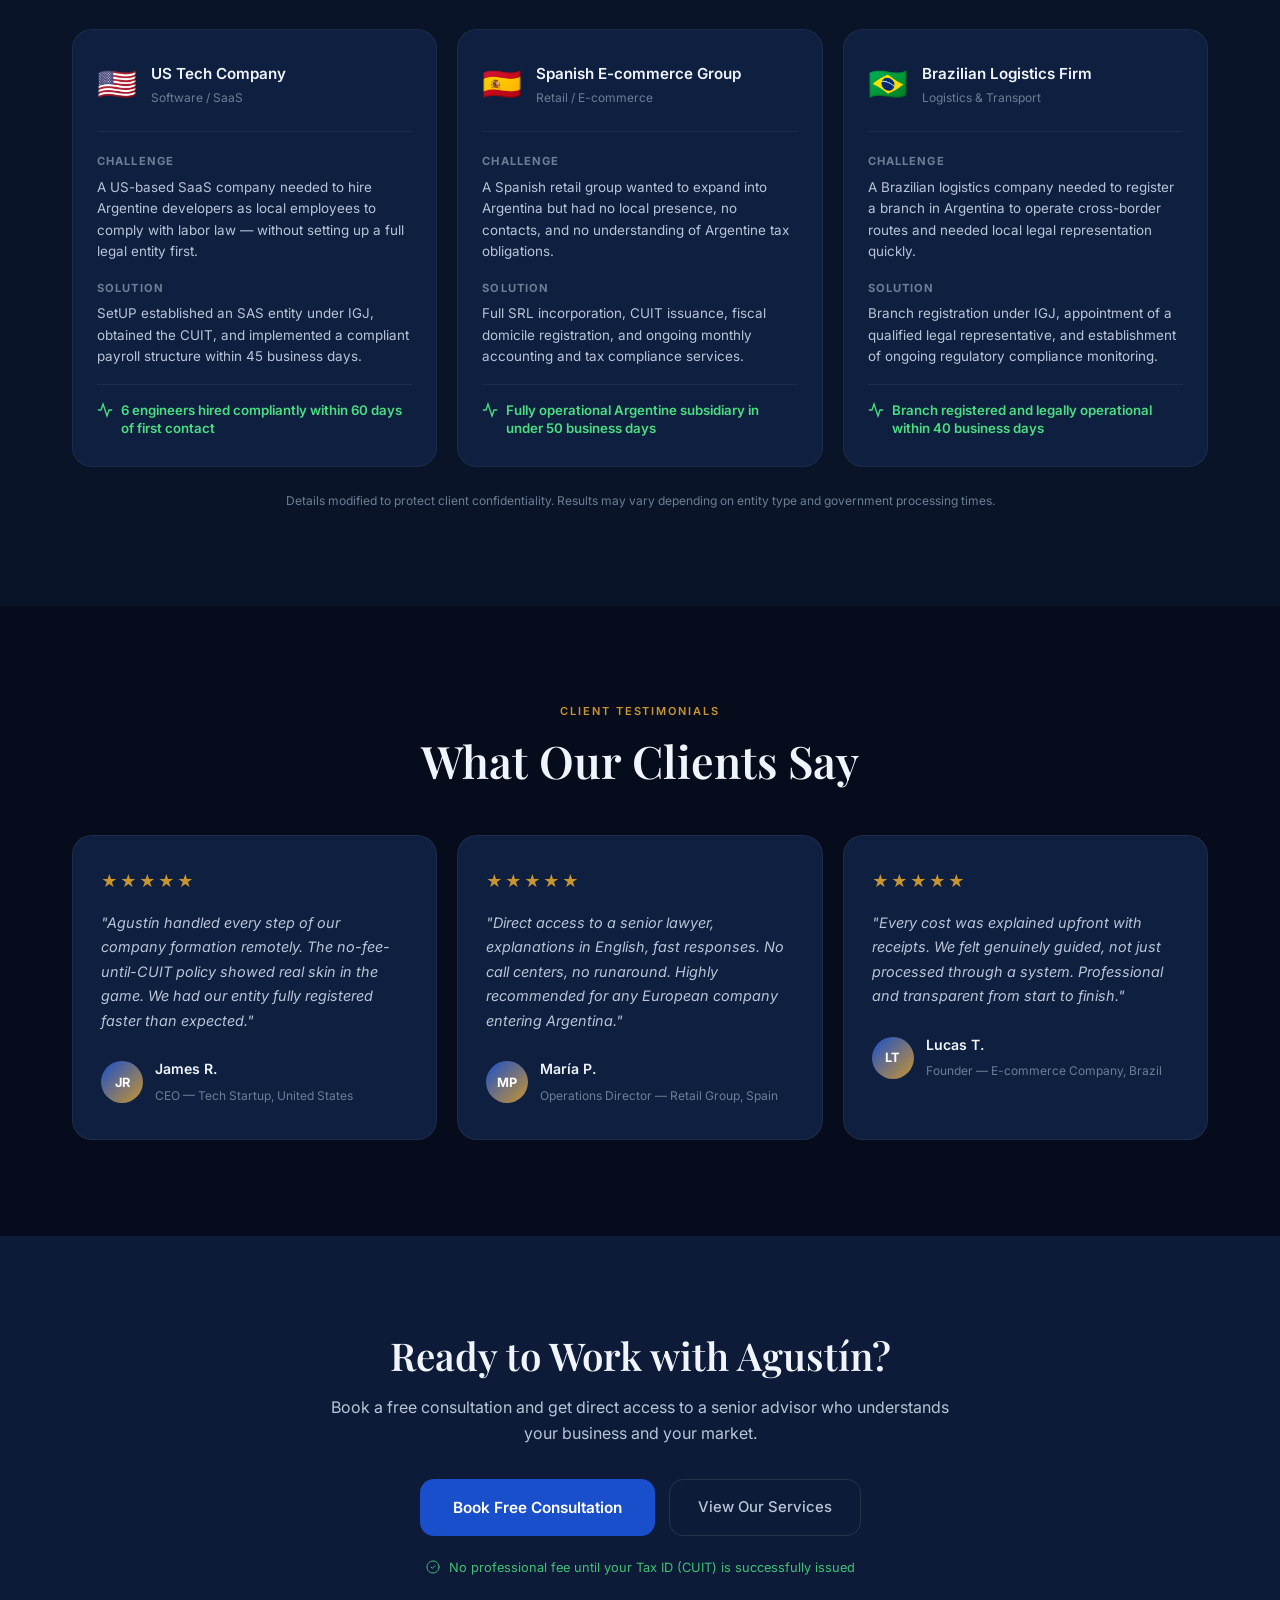
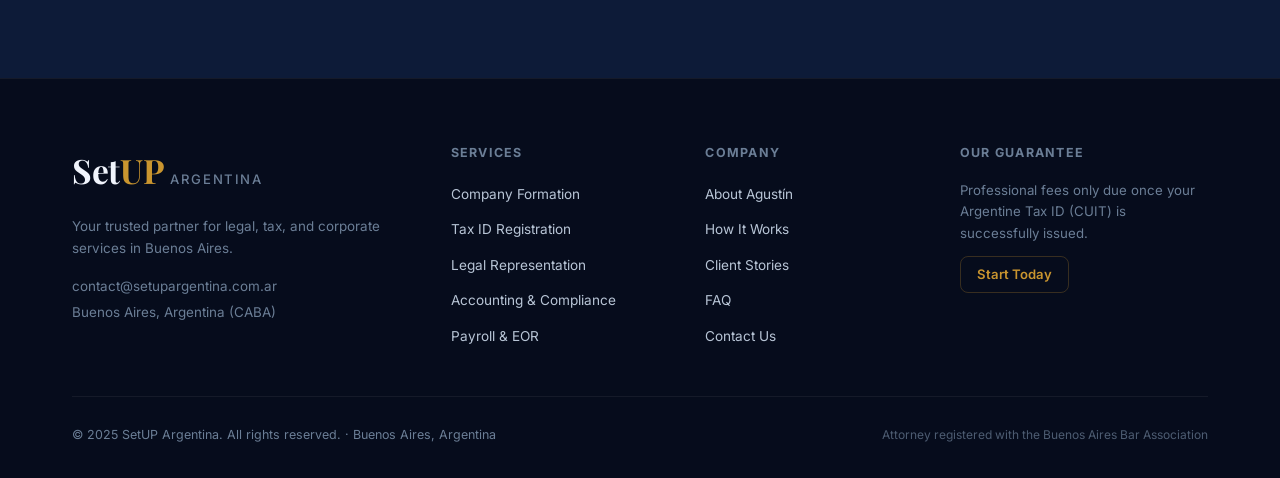
<file: about.html>
<!DOCTYPE html>
<html lang="en">
<head>
  <meta charset="UTF-8">
  <meta name="viewport" content="width=device-width, initial-scale=1.0">
  <title>About SetUP Argentina — Agustín Sofía, Founder &amp; Lead Advisor</title>
  <meta name="description" content="Meet Agustín Sofía — founder of SetUP Argentina. Attorney registered with the Buenos Aires Bar Association, postgraduate in Corporate Legal Advisory, former Accenture and Biz Latin Hub advisor.">
  <meta name="robots" content="index, follow">
  <link rel="canonical" href="https://setup-argentina-web.vercel.app/about.html">
  <meta property="og:title" content="About SetUP Argentina — Agustín Sofía">
  <meta property="og:description" content="Meet the attorney and advisor behind SetUP Argentina. Registered lawyer, bilingual, and 100% focused on helping foreign companies succeed in Argentina.">
  <meta property="og:url" content="https://setup-argentina-web.vercel.app/about.html">
  <link rel="preconnect" href="https://fonts.googleapis.com">
  <link rel="preconnect" href="https://fonts.gstatic.com" crossorigin>
  <link href="https://fonts.googleapis.com/css2?family=Playfair+Display:ital,wght@0,400;0,500;0,600;0,700;1,400&family=Inter:wght@300;400;500;600;700&display=swap" rel="stylesheet">
  <link rel="stylesheet" href="styles.css">
</head>
<body>

<nav id="navbar">
  <div class="nav-container">
    <a href="index.html" class="nav-logo"><span class="logo-mark">Set<em>UP</em></span><span class="logo-country">Argentina</span></a>
    <ul class="nav-links" id="navLinks">
      <li><a href="services.html">Services</a></li>
      <li><a href="process.html">How It Works</a></li>
      <li><a href="about.html" class="active">About</a></li>
      <li><a href="contact.html#faq">FAQ</a></li>
    </ul>
    <div class="nav-actions">
      <a href="contact.html" class="btn-nav-cta">Book Consultation</a>
      <button class="nav-toggle" id="navToggle" aria-label="Menu"><span></span><span></span><span></span></button>
    </div>
  </div>
</nav>

<!-- PAGE HERO -->
<section class="page-hero">
  <div class="page-hero-bg"></div>
  <div class="container">
    <div class="breadcrumb"><a href="index.html">Home</a> <span>/</span> About</div>
    <div class="page-hero-content" data-animate="fadeInUp">
      <div class="section-label">Your Advisor</div>
      <h1 class="page-hero-title">The Person Behind<br><span class="gradient-text">SetUP Argentina</span></h1>
      <p class="page-hero-subtitle">When you work with SetUP Argentina, you work directly with Agustín — a registered attorney with real multinational experience. No intermediaries, no junior associates handling your case.</p>
    </div>
  </div>
</section>

<!-- FOUNDER -->
<section class="section-light">
  <div class="container">
    <div class="founder-layout">
      <div class="founder-photo-wrap" data-animate="fadeInLeft">
        <div class="founder-photo-frame">
          <!-- Replace with: <img src="images/agustin-sofia.jpg" alt="Agustín Sofía — Founder, SetUP Argentina"> -->
          <div class="founder-photo-placeholder"><svg width="80" height="80" viewBox="0 0 24 24" fill="none"><path d="M20 21V19C20 17.9391 19.5786 16.9217 18.8284 16.1716C18.0783 15.4214 17.0609 15 16 15H8C6.93913 15 5.92172 15.4214 5.17157 16.1716C4.42143 16.9217 4 17.9391 4 19V21M16 7C16 9.20914 14.2091 11 12 11C9.79086 11 8 9.20914 8 7C8 4.79086 9.79086 3 12 3C14.2091 3 16 4.79086 16 7Z" stroke="rgba(255,255,255,0.4)" stroke-width="1.5" stroke-linecap="round"/></svg><span>Photo of Agustín Sofía</span><small>Replace with &lt;img src="images/agustin-sofia.jpg"&gt;</small></div>
        </div>
        <div class="founder-quote-card">
          <p>"We speak your language and understand your business."</p>
          <cite>— Agustín Sofía, Founder</cite>
        </div>
      </div>
      <div class="founder-bio" data-animate="fadeInRight">
        <div class="founder-name">Agustín Sofía</div>
        <div class="founder-title">Founder &amp; Lead Advisor — SetUP Argentina</div>
        <p class="founder-intro">Agustín is the founder and lead advisor at SetUP Argentina. He brings together deep legal expertise and real-world multinational business experience to guide foreign companies through every step of their Argentine market entry — from day one to long-term operation.</p>
        <p class="founder-intro" style="margin-top:14px">Before founding SetUP Argentina, Agustín worked as an attorney at the Buenos Aires City Government, Accenture, and Biz Latin Hub — where he directly advised multinational companies and foreign investors on their operations across Latin America. He now leads an independent practice entirely focused on international clients.</p>
        <div class="credentials-list">
          <div class="credential"><div class="cred-icon"><svg width="18" height="18" viewBox="0 0 24 24" fill="none"><path d="M22 10V6C22 5.46957 21.7893 4.96086 21.4142 4.58579C21.0391 4.21071 20.5304 4 20 4H4C3.46957 4 2.96086 4.21071 2.58579 4.58579C2.21071 4.96086 2 5.46957 2 6V10M22 10H2M22 10V18C22 18.5304 21.7893 19.0391 21.4142 19.4142C21.0391 19.7893 20.5304 20 20 20H4C3.46957 20 2.96086 19.7893 2.58579 19.4142C2.21071 19.0391 2 18.5304 2 18V10" stroke="currentColor" stroke-width="1.5" stroke-linecap="round"/></svg></div><div class="cred-text"><strong>Buenos Aires Bar Association</strong><span>Fully registered Attorney at Law (Colegio Público de Abogados de la Capital Federal) — active standing in Argentina's premier legal body</span></div></div>
          <div class="credential"><div class="cred-icon"><svg width="18" height="18" viewBox="0 0 24 24" fill="none"><path d="M22 10V6C22 5.46957 21.7893 4.96086 21.4142 4.58579C21.0391 4.21071 20.5304 4 20 4H4C3.46957 4 2.96086 4.21071 2.58579 4.58579C2.21071 4.96086 2 5.46957 2 6V10M22 10H2M22 10V18C22 18.5304 21.7893 19.0391 21.4142 19.4142C21.0391 19.7893 20.5304 20 20 20H4C3.46957 20 2.96086 19.7893 2.58579 19.4142C2.21071 19.0391 2 18.5304 2 18V10" stroke="currentColor" stroke-width="1.5" stroke-linecap="round"/></svg></div><div class="cred-text"><strong>Postgraduate in Corporate Legal Advisory</strong><span>Pontificia Universidad Católica Argentina (UCA) — specialized training in corporate law, mergers, acquisitions, and governance</span></div></div>
          <div class="credential"><div class="cred-icon"><svg width="18" height="18" viewBox="0 0 24 24" fill="none"><path d="M22 10V6C22 5.46957 21.7893 4.96086 21.4142 4.58579C21.0391 4.21071 20.5304 4 20 4H4C3.46957 4 2.96086 4.21071 2.58579 4.58579C2.21071 4.96086 2 5.46957 2 6V10M22 10H2M22 10V18C22 18.5304 21.7893 19.0391 21.4142 19.4142C21.0391 19.7893 20.5304 20 20 20H4C3.46957 20 2.96086 19.7893 2.58579 19.4142C2.21071 19.0391 2 18.5304 2 18V10" stroke="currentColor" stroke-width="1.5" stroke-linecap="round"/></svg></div><div class="cred-text"><strong>Diploma in Capital Markets</strong><span>Universidad Austral — advanced training in financial markets, investment instruments, and securities regulation</span></div></div>
          <div class="credential"><div class="cred-icon"><svg width="18" height="18" viewBox="0 0 24 24" fill="none"><path d="M21 16V8C20.9996 7.64927 20.9071 7.30481 20.7315 7.00116C20.556 6.69751 20.3037 6.44536 20 6.27L13 2.27C12.696 2.09446 12.3511 2.00205 12 2.00205C11.6489 2.00205 11.304 2.09446 11 2.27L4 6.27C3.69626 6.44536 3.44398 6.69751 3.26846 7.00116C3.09294 7.30481 3.00036 7.64927 3 8V16C3.00036 16.3507 3.09294 16.6952 3.26846 16.9988C3.44398 17.3025 3.69626 17.5546 4 17.73L11 21.73C11.304 21.9055 11.6489 21.998 12 21.998C12.3511 21.998 12.696 21.9055 13 21.73L20 17.73C20.3037 17.5546 20.556 17.3025 20.7315 16.9988C20.9071 16.6952 20.9996 16.3507 21 16Z" stroke="currentColor" stroke-width="1.5" stroke-linecap="round"/></svg></div><div class="cred-text"><strong>Government &amp; Multinational Experience</strong><span>Prior roles at Buenos Aires City Government, Accenture, and Biz Latin Hub — bridging public sector, Fortune 500, and international investor perspectives</span></div></div>
          <div class="credential"><div class="cred-icon"><svg width="18" height="18" viewBox="0 0 24 24" fill="none"><circle cx="12" cy="12" r="10" stroke="currentColor" stroke-width="1.5"/><path d="M2 12H22M12 2C9.33 5 8 8.33 8 12C8 15.67 9.33 19 12 22M12 2C14.67 5 16 8.33 16 12C16 15.67 14.67 19 12 22" stroke="currentColor" stroke-width="1.5" stroke-linecap="round"/></svg></div><div class="cred-text"><strong>Bilingual: Spanish &amp; English</strong><span>Direct, fluent communication with international clients from the Americas, Europe, and Asia — no intermediaries, no translation delays. Also coordinates with Portuguese-speaking clients.</span></div></div>
        </div>
        <a href="contact.html" class="btn-primary">Work with Agustín Directly</a>
      </div>
    </div>
  </div>
</section>

<!-- WHY US -->
<section class="section-dark">
  <div class="container">
    <div class="section-label" data-animate="fadeInUp">Why SetUP Argentina</div>
    <h2 class="section-title" data-animate="fadeInUp">What Sets Us Apart</h2>
    <p class="section-subtitle" data-animate="fadeInUp">We built SetUP Argentina because international clients deserve better than generalist firms with no skin in the game.</p>
    <div class="why-us-grid">
      <div class="why-us-card featured" data-animate="fadeInUp" data-delay="0"><div class="wu-number">01</div><h3>You Pay Only on Success</h3><p>Our professional fees are deferred until your Argentine Tax ID (CUIT) is successfully issued. You take zero financial risk on our work — this is how we prove our commitment to your success.</p></div>
      <div class="why-us-card" data-animate="fadeInUp" data-delay="100"><div class="wu-number">02</div><h3>Senior Professionals Only</h3><p>Your case is handled directly by a corporate attorney or tax advisor — not a junior associate or assistant. Every client gets senior-level attention from day one.</p></div>
      <div class="why-us-card" data-animate="fadeInUp" data-delay="200"><div class="wu-number">03</div><h3>No Call Centers. No Bots.</h3><p>You communicate directly with the person handling your case — via email, WhatsApp, or video call. Response within 24 business hours, always.</p></div>
      <div class="why-us-card" data-animate="fadeInUp" data-delay="300"><div class="wu-number">04</div><h3>Bilingual from Day One</h3><p>All advisory and communication are provided in English. No translation delays, no miscommunication between you and your advisor.</p></div>
      <div class="why-us-card" data-animate="fadeInUp" data-delay="400"><div class="wu-number">05</div><h3>Deep Local Expertise</h3><p>We operate under the jurisdiction of IGJ and ARCA — Argentina's primary regulatory bodies. Our team has direct, hands-on experience navigating Buenos Aires' legal and tax environment.</p></div>
      <div class="why-us-card" data-animate="fadeInUp" data-delay="500"><div class="wu-number">06</div><h3>Global Client Perspective</h3><p>We've advised clients from the US, Brazil, Europe, and Asia. We understand your home jurisdiction and bridge the gap between your regulatory background and Argentine law.</p></div>
    </div>

    <div class="global-reach" data-animate="fadeInUp" style="margin-top:48px">
      <h3>We Serve Companies From Every Corner of the World</h3>
      <div class="regions-grid">
        <div class="region"><div class="region-label">The Americas</div><div class="region-countries">United States · Canada · Mexico · Brazil · Colombia · Chile · Peru · Uruguay</div></div>
        <div class="region"><div class="region-label">Europe</div><div class="region-countries">Spain · Germany · France · Italy · United Kingdom · Netherlands · Portugal · Switzerland</div></div>
        <div class="region"><div class="region-label">Asia &amp; Rest of World</div><div class="region-countries">China · Japan · India · UAE · Israel · Australia · South Korea · And beyond</div></div>
      </div>
    </div>
  </div>
</section>

<!-- SUCCESS STORIES -->
<section id="stories" class="section-light">
  <div class="container">
    <div class="section-label" data-animate="fadeInUp">Client Results</div>
    <h2 class="section-title" data-animate="fadeInUp">Success Stories</h2>
    <p class="section-subtitle" data-animate="fadeInUp">Real results for real businesses. Here's how SetUP Argentina helped companies enter and operate in Argentina.</p>
    <div class="stories-grid">
      <div class="story-card" data-animate="fadeInUp" data-delay="0"><div class="story-header"><div class="story-flag">🇺🇸</div><div class="story-meta"><div class="story-client">US Tech Company</div><div class="story-sector">Software / SaaS</div></div></div><div class="story-challenge"><div class="story-label">Challenge</div><p>A US-based SaaS company needed to hire Argentine developers as local employees to comply with labor law — without setting up a full legal entity first.</p></div><div class="story-solution"><div class="story-label">Solution</div><p>SetUP established an SAS entity under IGJ, obtained the CUIT, and implemented a compliant payroll structure within 45 business days.</p></div><div class="story-result"><svg width="16" height="16" viewBox="0 0 24 24" fill="none"><path d="M22 12H18L15 21L9 3L6 12H2" stroke="currentColor" stroke-width="2" stroke-linecap="round"/></svg>6 engineers hired compliantly within 60 days of first contact</div></div>
      <div class="story-card" data-animate="fadeInUp" data-delay="150"><div class="story-header"><div class="story-flag">🇪🇸</div><div class="story-meta"><div class="story-client">Spanish E-commerce Group</div><div class="story-sector">Retail / E-commerce</div></div></div><div class="story-challenge"><div class="story-label">Challenge</div><p>A Spanish retail group wanted to expand into Argentina but had no local presence, no contacts, and no understanding of Argentine tax obligations.</p></div><div class="story-solution"><div class="story-label">Solution</div><p>Full SRL incorporation, CUIT issuance, fiscal domicile registration, and ongoing monthly accounting and tax compliance services.</p></div><div class="story-result"><svg width="16" height="16" viewBox="0 0 24 24" fill="none"><path d="M22 12H18L15 21L9 3L6 12H2" stroke="currentColor" stroke-width="2" stroke-linecap="round"/></svg>Fully operational Argentine subsidiary in under 50 business days</div></div>
      <div class="story-card" data-animate="fadeInUp" data-delay="300"><div class="story-header"><div class="story-flag">🇧🇷</div><div class="story-meta"><div class="story-client">Brazilian Logistics Firm</div><div class="story-sector">Logistics &amp; Transport</div></div></div><div class="story-challenge"><div class="story-label">Challenge</div><p>A Brazilian logistics company needed to register a branch in Argentina to operate cross-border routes and needed local legal representation quickly.</p></div><div class="story-solution"><div class="story-label">Solution</div><p>Branch registration under IGJ, appointment of a qualified legal representative, and establishment of ongoing regulatory compliance monitoring.</p></div><div class="story-result"><svg width="16" height="16" viewBox="0 0 24 24" fill="none"><path d="M22 12H18L15 21L9 3L6 12H2" stroke="currentColor" stroke-width="2" stroke-linecap="round"/></svg>Branch registered and legally operational within 40 business days</div></div>
    </div>
    <p class="stories-note" style="margin-top:20px">Details modified to protect client confidentiality. Results may vary depending on entity type and government processing times.</p>
  </div>
</section>

<!-- TESTIMONIALS -->
<section class="section-dark">
  <div class="container">
    <div class="section-label text-center" data-animate="fadeInUp">Client Testimonials</div>
    <h2 class="section-title text-center" data-animate="fadeInUp">What Our Clients Say</h2>
    <div class="testimonials-grid" style="margin-top:48px">
      <div class="testimonial-card" data-animate="fadeInUp" data-delay="0"><div class="stars">★★★★★</div><p class="testimonial-text">"Agustín handled every step of our company formation remotely. The no-fee-until-CUIT policy showed real skin in the game. We had our entity fully registered faster than expected."</p><div class="testimonial-author"><div class="author-avatar">JR</div><div class="author-info"><strong>James R.</strong><span>CEO — Tech Startup, United States</span></div></div></div>
      <div class="testimonial-card" data-animate="fadeInUp" data-delay="150"><div class="stars">★★★★★</div><p class="testimonial-text">"Direct access to a senior lawyer, explanations in English, fast responses. No call centers, no runaround. Highly recommended for any European company entering Argentina."</p><div class="testimonial-author"><div class="author-avatar">MP</div><div class="author-info"><strong>María P.</strong><span>Operations Director — Retail Group, Spain</span></div></div></div>
      <div class="testimonial-card" data-animate="fadeInUp" data-delay="300"><div class="stars">★★★★★</div><p class="testimonial-text">"Every cost was explained upfront with receipts. We felt genuinely guided, not just processed through a system. Professional and transparent from start to finish."</p><div class="testimonial-author"><div class="author-avatar">LT</div><div class="author-info"><strong>Lucas T.</strong><span>Founder — E-commerce Company, Brazil</span></div></div></div>
    </div>
  </div>
</section>

<!-- CTA -->
<section class="section-cta-block">
  <div class="container">
    <div class="cta-block" data-animate="fadeInUp">
      <h2>Ready to Work with Agustín?</h2>
      <p>Book a free consultation and get direct access to a senior advisor who understands your business and your market.</p>
      <div class="cta-block-buttons">
        <a href="contact.html" class="btn-primary btn-lg">Book Free Consultation</a>
        <a href="services.html" class="btn-ghost btn-lg">View Our Services</a>
      </div>
      <div class="cta-guarantee-note"><svg width="16" height="16" viewBox="0 0 24 24" fill="none"><path d="M9 12L11 14L15 10M21 12C21 16.9706 16.9706 21 12 21C7.02944 21 3 16.9706 3 12C3 7.02944 7.02944 3 12 3C16.9706 3 21 7.02944 21 12Z" stroke="currentColor" stroke-width="1.5" stroke-linecap="round"/></svg>No professional fee until your Tax ID (CUIT) is successfully issued</div>
    </div>
  </div>
</section>

<footer id="footer">
  <div class="container">
    <div class="footer-top">
      <div class="footer-brand"><a href="index.html" class="nav-logo footer-logo"><span class="logo-mark">Set<em>UP</em></span><span class="logo-country">Argentina</span></a><p class="footer-tagline">Your trusted partner for legal, tax, and corporate services in Buenos Aires.</p><div class="footer-contact"><a href="mailto:contact@setupargentina.com.ar">contact@setupargentina.com.ar</a><span>Buenos Aires, Argentina (CABA)</span></div></div>
      <div class="footer-links-group"><h4>Services</h4><ul><li><a href="services.html">Company Formation</a></li><li><a href="services.html">Tax ID Registration</a></li><li><a href="services.html">Legal Representation</a></li><li><a href="services.html">Accounting &amp; Compliance</a></li><li><a href="services.html">Payroll &amp; EOR</a></li></ul></div>
      <div class="footer-links-group"><h4>Company</h4><ul><li><a href="about.html">About Agustín</a></li><li><a href="process.html">How It Works</a></li><li><a href="about.html#stories">Client Stories</a></li><li><a href="contact.html#faq">FAQ</a></li><li><a href="contact.html">Contact Us</a></li></ul></div>
      <div class="footer-links-group"><h4>Our Guarantee</h4><div class="footer-guarantee"><p>Professional fees only due once your Argentine Tax ID (CUIT) is successfully issued.</p><a href="contact.html" class="btn-outline-sm">Start Today</a></div></div>
    </div>
    <div class="footer-bottom"><p>&copy; 2025 SetUP Argentina. All rights reserved. · Buenos Aires, Argentina</p><div class="footer-legal"><span>Attorney registered with the Buenos Aires Bar Association</span></div></div>
  </div>
</footer>
<script src="script.js"></script>
</body>
</html>
</file>
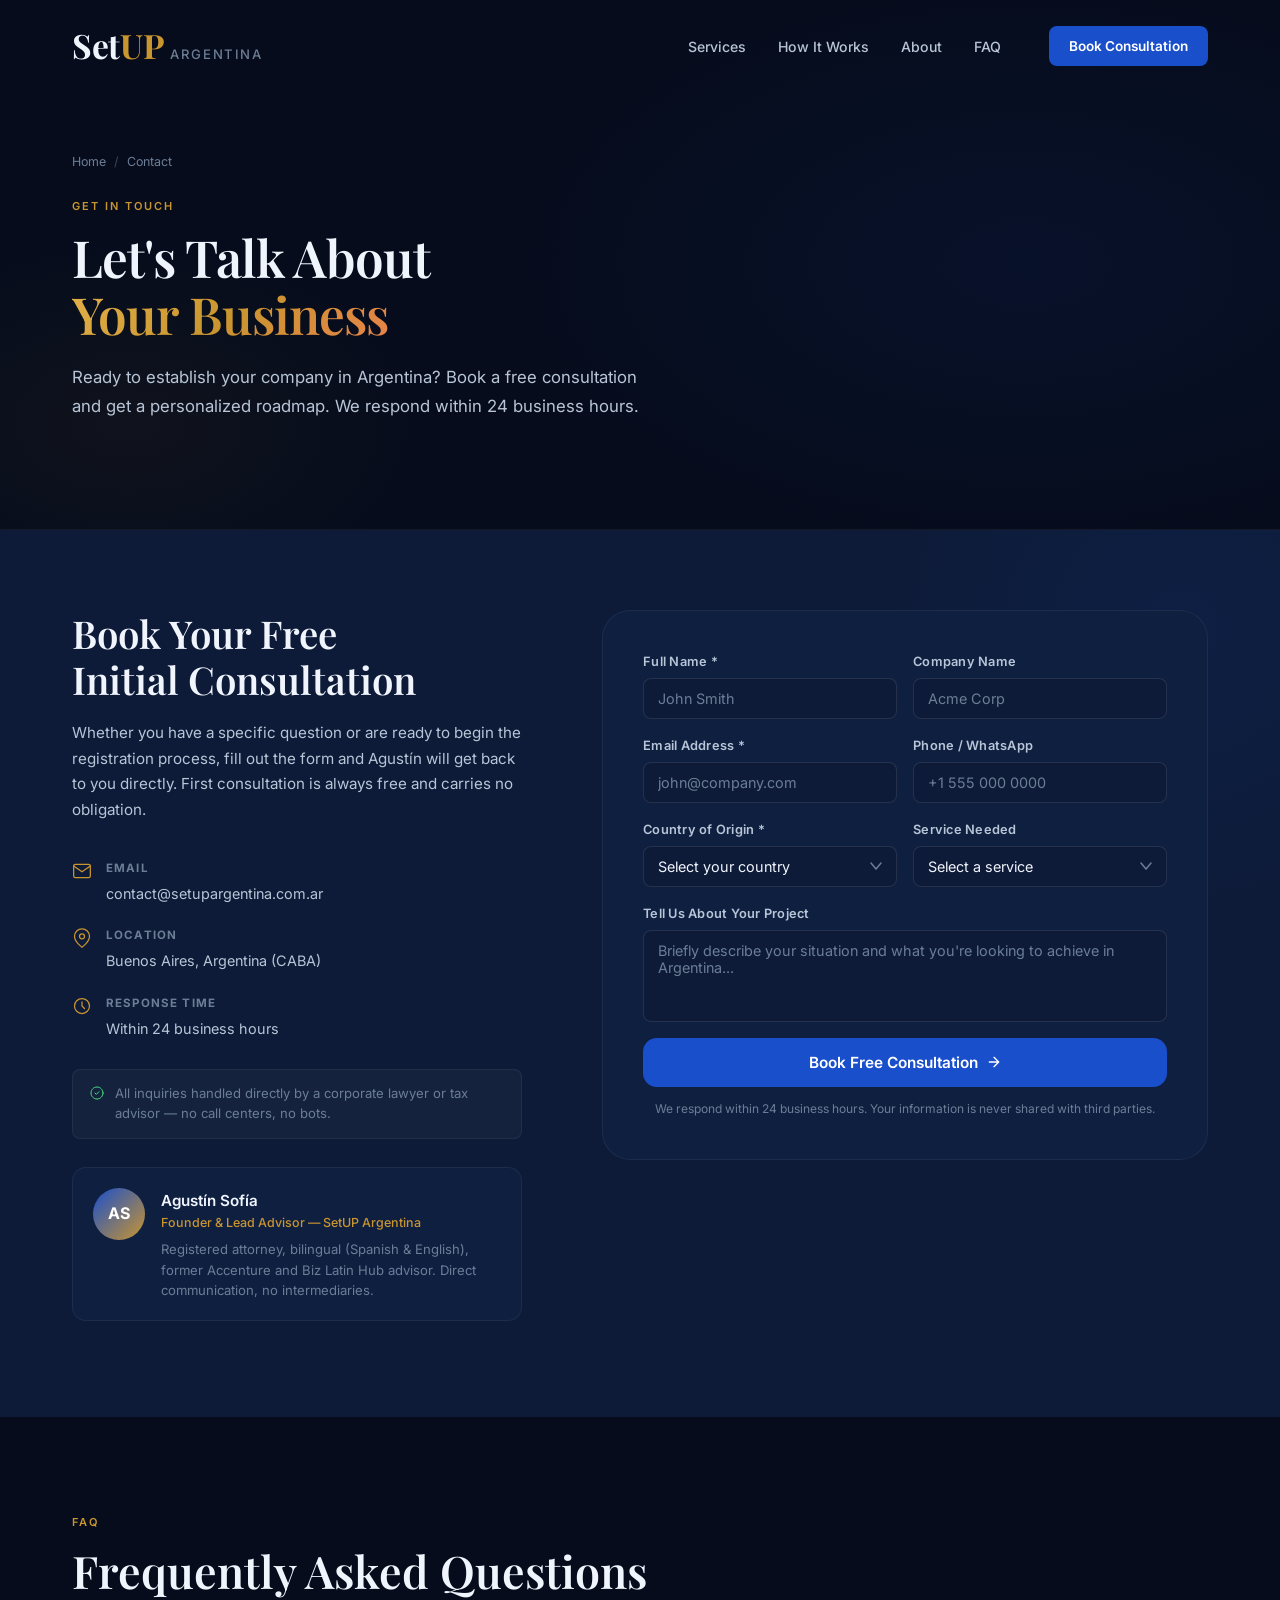
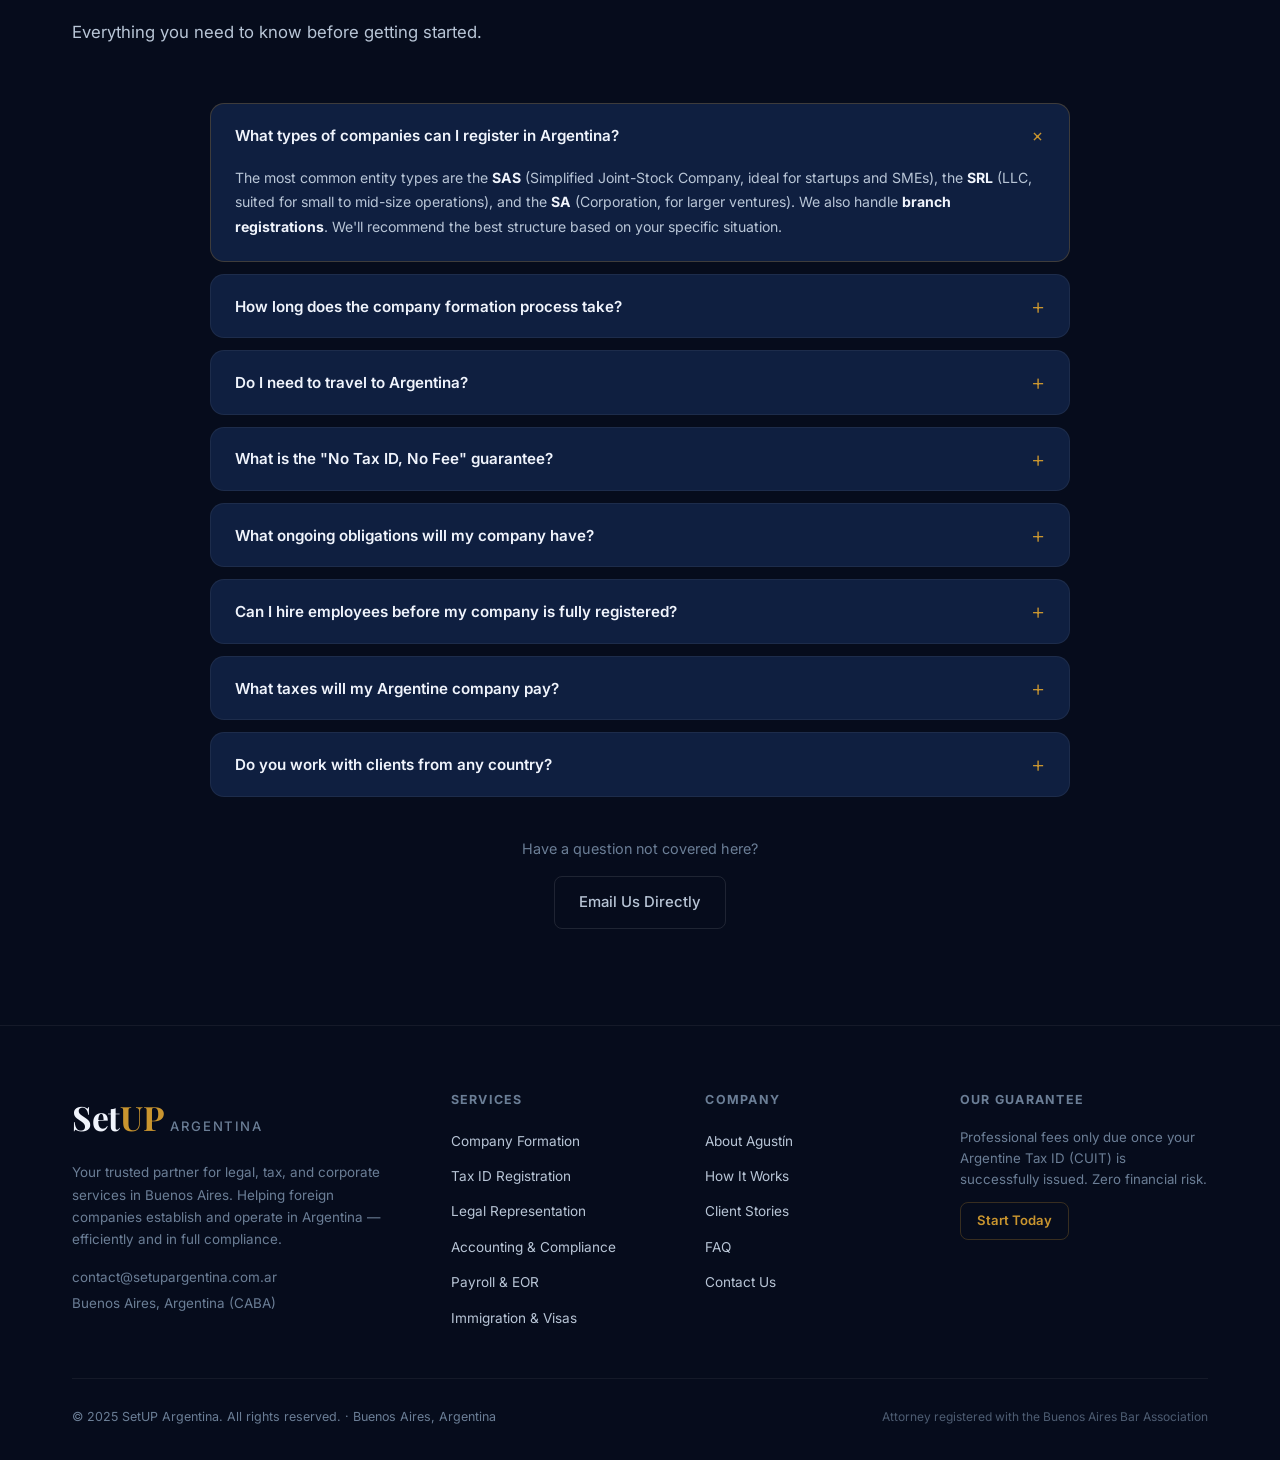
<file: contact.html>
<!DOCTYPE html>
<html lang="en">
<head>
  <meta charset="UTF-8">
  <meta name="viewport" content="width=device-width, initial-scale=1.0">
  <title>Contact SetUP Argentina — Book a Free Consultation</title>
  <meta name="description" content="Book a free consultation with SetUP Argentina. Talk directly with a corporate attorney about your company formation, tax registration, or legal needs in Argentina.">
  <meta name="robots" content="index, follow">
  <link rel="canonical" href="https://setup-argentina-web.vercel.app/contact.html">
  <meta property="og:title" content="Contact SetUP Argentina — Book a Free Consultation">
  <meta property="og:description" content="Ready to establish your company in Argentina? Contact SetUP Argentina for a free initial consultation. Response within 24 business hours.">
  <meta property="og:url" content="https://setup-argentina-web.vercel.app/contact.html">
  <link rel="preconnect" href="https://fonts.googleapis.com">
  <link rel="preconnect" href="https://fonts.gstatic.com" crossorigin>
  <link href="https://fonts.googleapis.com/css2?family=Playfair+Display:ital,wght@0,400;0,500;0,600;0,700;1,400&family=Inter:wght@300;400;500;600;700&display=swap" rel="stylesheet">
  <link rel="stylesheet" href="styles.css">
</head>
<body>

<nav id="navbar">
  <div class="nav-container">
    <a href="index.html" class="nav-logo"><span class="logo-mark">Set<em>UP</em></span><span class="logo-country">Argentina</span></a>
    <ul class="nav-links" id="navLinks">
      <li><a href="services.html">Services</a></li>
      <li><a href="process.html">How It Works</a></li>
      <li><a href="about.html">About</a></li>
      <li><a href="contact.html#faq">FAQ</a></li>
    </ul>
    <div class="nav-actions">
      <a href="contact.html" class="btn-nav-cta active-cta">Book Consultation</a>
      <button class="nav-toggle" id="navToggle" aria-label="Menu"><span></span><span></span><span></span></button>
    </div>
  </div>
</nav>

<!-- PAGE HERO -->
<section class="page-hero">
  <div class="page-hero-bg"></div>
  <div class="container">
    <div class="breadcrumb"><a href="index.html">Home</a> <span>/</span> Contact</div>
    <div class="page-hero-content" data-animate="fadeInUp">
      <div class="section-label">Get In Touch</div>
      <h1 class="page-hero-title">Let's Talk About<br><span class="gradient-text">Your Business</span></h1>
      <p class="page-hero-subtitle">Ready to establish your company in Argentina? Book a free consultation and get a personalized roadmap. We respond within 24 business hours.</p>
    </div>
  </div>
</section>

<!-- CONTACT SECTION -->
<section class="section-contact" style="padding-top:80px">
  <div class="container">
    <div class="contact-layout">
      <div class="contact-info" data-animate="fadeInLeft">
        <h2 class="contact-title">Book Your Free<br>Initial Consultation</h2>
        <p class="contact-desc">Whether you have a specific question or are ready to begin the registration process, fill out the form and Agustín will get back to you directly. First consultation is always free and carries no obligation.</p>
        <div class="contact-details">
          <div class="contact-detail"><svg width="20" height="20" viewBox="0 0 24 24" fill="none"><path d="M4 4H20C21.1 4 22 4.9 22 6V18C22 19.1 21.1 20 20 20H4C2.9 20 2 19.1 2 18V6C2 4.9 2.9 4 4 4Z" stroke="currentColor" stroke-width="1.5"/><polyline points="22,6 12,13 2,6" stroke="currentColor" stroke-width="1.5" stroke-linecap="round"/></svg><div><div class="cd-label">Email</div><a href="mailto:contact@setupargentina.com.ar">contact@setupargentina.com.ar</a></div></div>
          <div class="contact-detail"><svg width="20" height="20" viewBox="0 0 24 24" fill="none"><path d="M21 10C21 17 12 23 12 23C12 23 3 17 3 10C3 7.61305 3.94821 5.32387 5.63604 3.63604C7.32387 1.94821 9.61305 1 12 1C14.3869 1 16.6761 1.94821 18.364 3.63604C20.0518 5.32387 21 7.61305 21 10Z" stroke="currentColor" stroke-width="1.5"/><circle cx="12" cy="10" r="3" stroke="currentColor" stroke-width="1.5"/></svg><div><div class="cd-label">Location</div><span>Buenos Aires, Argentina (CABA)</span></div></div>
          <div class="contact-detail"><svg width="20" height="20" viewBox="0 0 24 24" fill="none"><circle cx="12" cy="12" r="9" stroke="currentColor" stroke-width="1.5"/><path d="M12 7V12L15 15" stroke="currentColor" stroke-width="1.5" stroke-linecap="round"/></svg><div><div class="cd-label">Response Time</div><span>Within 24 business hours</span></div></div>
        </div>
        <div class="contact-guarantee-badge"><svg width="16" height="16" viewBox="0 0 24 24" fill="none"><path d="M9 12L11 14L15 10M21 12C21 16.9706 16.9706 21 12 21C7.02944 21 3 16.9706 3 12C3 7.02944 7.02944 3 12 3C16.9706 3 21 7.02944 21 12Z" stroke="currentColor" stroke-width="1.5" stroke-linecap="round"/></svg>All inquiries handled directly by a corporate lawyer or tax advisor — no call centers, no bots.</div>

        <div class="contact-advisor-card" style="margin-top:28px">
          <div class="cac-photo"><div class="author-avatar" style="width:52px;height:52px;font-size:1rem">AS</div></div>
          <div class="cac-info">
            <strong>Agustín Sofía</strong>
            <span>Founder &amp; Lead Advisor — SetUP Argentina</span>
            <p>Registered attorney, bilingual (Spanish &amp; English), former Accenture and Biz Latin Hub advisor. Direct communication, no intermediaries.</p>
          </div>
        </div>
      </div>

      <div class="contact-form-wrap" data-animate="fadeInRight">
        <form class="contact-form" id="contactForm" novalidate>
          <div class="form-row">
            <div class="form-group"><label for="name">Full Name *</label><input type="text" id="name" name="name" placeholder="John Smith" required></div>
            <div class="form-group"><label for="company">Company Name</label><input type="text" id="company" name="company" placeholder="Acme Corp"></div>
          </div>
          <div class="form-row">
            <div class="form-group"><label for="email">Email Address *</label><input type="email" id="email" name="email" placeholder="john@company.com" required></div>
            <div class="form-group"><label for="phone">Phone / WhatsApp</label><input type="tel" id="phone" name="phone" placeholder="+1 555 000 0000"></div>
          </div>
          <div class="form-row">
            <div class="form-group"><label for="country">Country of Origin *</label><select id="country" name="country" required><option value="" disabled selected>Select your country</option><option>United States</option><option>United Kingdom</option><option>Canada</option><option>Spain</option><option>Germany</option><option>France</option><option>Italy</option><option>Brazil</option><option>Mexico</option><option>Colombia</option><option>Chile</option><option>Australia</option><option>Japan</option><option>China</option><option>UAE</option><option>Israel</option><option>Other</option></select></div>
            <div class="form-group"><label for="service">Service Needed</label><select id="service" name="service"><option value="" disabled selected>Select a service</option><option>Company Formation</option><option>Tax ID (CUIT) Registration</option><option>Legal Representation</option><option>Accounting &amp; Tax Compliance</option><option>Payroll Services</option><option>Employer of Record</option><option>Immigration &amp; Visas</option><option>Legal &amp; Tax Advisory</option><option>Fiscal Domicile</option><option>Not sure — I need advice</option></select></div>
          </div>
          <div class="form-group"><label for="message">Tell Us About Your Project</label><textarea id="message" name="message" rows="4" placeholder="Briefly describe your situation and what you're looking to achieve in Argentina..."></textarea></div>
          <button type="submit" class="btn-primary btn-form-submit"><span class="btn-text">Book Free Consultation</span><svg width="16" height="16" viewBox="0 0 24 24" fill="none"><path d="M5 12H19M12 5L19 12L12 19" stroke="currentColor" stroke-width="2" stroke-linecap="round"/></svg></button>
          <p class="form-privacy">We respond within 24 business hours. Your information is never shared with third parties.</p>
          <div class="form-success" id="formSuccess"><svg width="24" height="24" viewBox="0 0 24 24" fill="none"><path d="M9 12L11 14L15 10M21 12C21 16.9706 16.9706 21 12 21C7.02944 21 3 16.9706 3 12C3 7.02944 7.02944 3 12 3C16.9706 3 21 7.02944 21 12Z" stroke="currentColor" stroke-width="2" stroke-linecap="round"/></svg><p><strong>Message sent successfully!</strong><br>Agustín will be in touch within 24 business hours.</p></div>
        </form>
      </div>
    </div>
  </div>
</section>

<!-- FAQ -->
<section id="faq" class="section-dark" style="padding-top:96px">
  <div class="container">
    <div class="section-label" data-animate="fadeInUp">FAQ</div>
    <h2 class="section-title" data-animate="fadeInUp">Frequently Asked Questions</h2>
    <p class="section-subtitle" data-animate="fadeInUp">Everything you need to know before getting started.</p>
    <div class="faq-grid">
      <div class="faq-item" data-animate="fadeInUp" data-delay="0"><button class="faq-question">What types of companies can I register in Argentina?<span class="faq-icon">+</span></button><div class="faq-answer"><p>The most common entity types are the <strong>SAS</strong> (Simplified Joint-Stock Company, ideal for startups and SMEs), the <strong>SRL</strong> (LLC, suited for small to mid-size operations), and the <strong>SA</strong> (Corporation, for larger ventures). We also handle <strong>branch registrations</strong>. We'll recommend the best structure based on your specific situation.</p></div></div>
      <div class="faq-item" data-animate="fadeInUp" data-delay="50"><button class="faq-question">How long does the company formation process take?<span class="faq-icon">+</span></button><div class="faq-answer"><p>Most formations are completed within <strong>30 to 60 business days</strong> from document submission. The timeline depends on entity type and IGJ processing times. SetUP keeps you informed at every milestone.</p></div></div>
      <div class="faq-item" data-animate="fadeInUp" data-delay="100"><button class="faq-question">Do I need to travel to Argentina?<span class="faq-icon">+</span></button><div class="faq-answer"><p><strong>No.</strong> The entire process can be completed remotely. We handle all filings, notary coordination, and government submissions on your behalf. You'll need to provide notarized and apostilled documents from your home country — which we guide you through step by step. No travel required.</p></div></div>
      <div class="faq-item" data-animate="fadeInUp" data-delay="150"><button class="faq-question">What is the "No Tax ID, No Fee" guarantee?<span class="faq-icon">+</span></button><div class="faq-answer"><p>Our professional advisory fees are only due once your Argentine Tax ID (CUIT) has been successfully issued. You carry <strong>zero financial risk</strong> on our professional services during the registration process. Government fees, notary costs, and disbursements are separate and billed at exact cost with full receipts.</p></div></div>
      <div class="faq-item" data-animate="fadeInUp" data-delay="200"><button class="faq-question">What ongoing obligations will my company have?<span class="faq-icon">+</span></button><div class="faq-answer"><p>Once registered, your company has monthly and annual obligations including ARCA tax filings, bookkeeping, corporate record-keeping, and annual IGJ renewals. SetUP's accounting and compliance service covers all of this so you stay fully compliant without the administrative burden.</p></div></div>
      <div class="faq-item" data-animate="fadeInUp" data-delay="250"><button class="faq-question">Can I hire employees before my company is fully registered?<span class="faq-icon">+</span></button><div class="faq-answer"><p>Yes — through our <strong>Employer of Record (EOR)</strong> service. We act as the legal employer for your Argentine staff while you maintain operational control. Employees can transfer to your own entity once registration is complete.</p></div></div>
      <div class="faq-item" data-animate="fadeInUp" data-delay="300"><button class="faq-question">What taxes will my Argentine company pay?<span class="faq-icon">+</span></button><div class="faq-answer"><p>Argentine companies are subject to <strong>Corporate Income Tax</strong> (35% on net profit), <strong>VAT</strong> (21%), <strong>Gross Revenue Tax</strong> (provincial, varies by activity), and others. The specific tax burden depends on your industry and corporate structure. We'll model your projected obligations during the initial consultation.</p></div></div>
      <div class="faq-item" data-animate="fadeInUp" data-delay="350"><button class="faq-question">Do you work with clients from any country?<span class="faq-icon">+</span></button><div class="faq-answer"><p>Yes. We work with businesses from across the globe — the Americas (US, Canada, Brazil, Mexico), Europe (Spain, Germany, France, UK, Italy), Asia, the Middle East, and beyond. We provide bilingual advisory tailored to each client's home jurisdiction and regulatory background.</p></div></div>
    </div>
    <div class="section-cta" style="margin-top:40px" data-animate="fadeInUp">
      <p style="color:var(--text-3);font-size:0.9rem;margin-bottom:16px">Have a question not covered here?</p>
      <a href="mailto:contact@setupargentina.com.ar" class="btn-ghost">Email Us Directly</a>
    </div>
  </div>
</section>

<footer id="footer">
  <div class="container">
    <div class="footer-top">
      <div class="footer-brand"><a href="index.html" class="nav-logo footer-logo"><span class="logo-mark">Set<em>UP</em></span><span class="logo-country">Argentina</span></a><p class="footer-tagline">Your trusted partner for legal, tax, and corporate services in Buenos Aires. Helping foreign companies establish and operate in Argentina — efficiently and in full compliance.</p><div class="footer-contact"><a href="mailto:contact@setupargentina.com.ar">contact@setupargentina.com.ar</a><span>Buenos Aires, Argentina (CABA)</span></div></div>
      <div class="footer-links-group"><h4>Services</h4><ul><li><a href="services.html">Company Formation</a></li><li><a href="services.html">Tax ID Registration</a></li><li><a href="services.html">Legal Representation</a></li><li><a href="services.html">Accounting &amp; Compliance</a></li><li><a href="services.html">Payroll &amp; EOR</a></li><li><a href="services.html">Immigration &amp; Visas</a></li></ul></div>
      <div class="footer-links-group"><h4>Company</h4><ul><li><a href="about.html">About Agustín</a></li><li><a href="process.html">How It Works</a></li><li><a href="about.html#stories">Client Stories</a></li><li><a href="contact.html#faq">FAQ</a></li><li><a href="contact.html">Contact Us</a></li></ul></div>
      <div class="footer-links-group"><h4>Our Guarantee</h4><div class="footer-guarantee"><p>Professional fees only due once your Argentine Tax ID (CUIT) is successfully issued. Zero financial risk.</p><a href="contact.html" class="btn-outline-sm">Start Today</a></div></div>
    </div>
    <div class="footer-bottom"><p>&copy; 2025 SetUP Argentina. All rights reserved. · Buenos Aires, Argentina</p><div class="footer-legal"><span>Attorney registered with the Buenos Aires Bar Association</span></div></div>
  </div>
</footer>
<script src="script.js"></script>
</body>
</html>
</file>
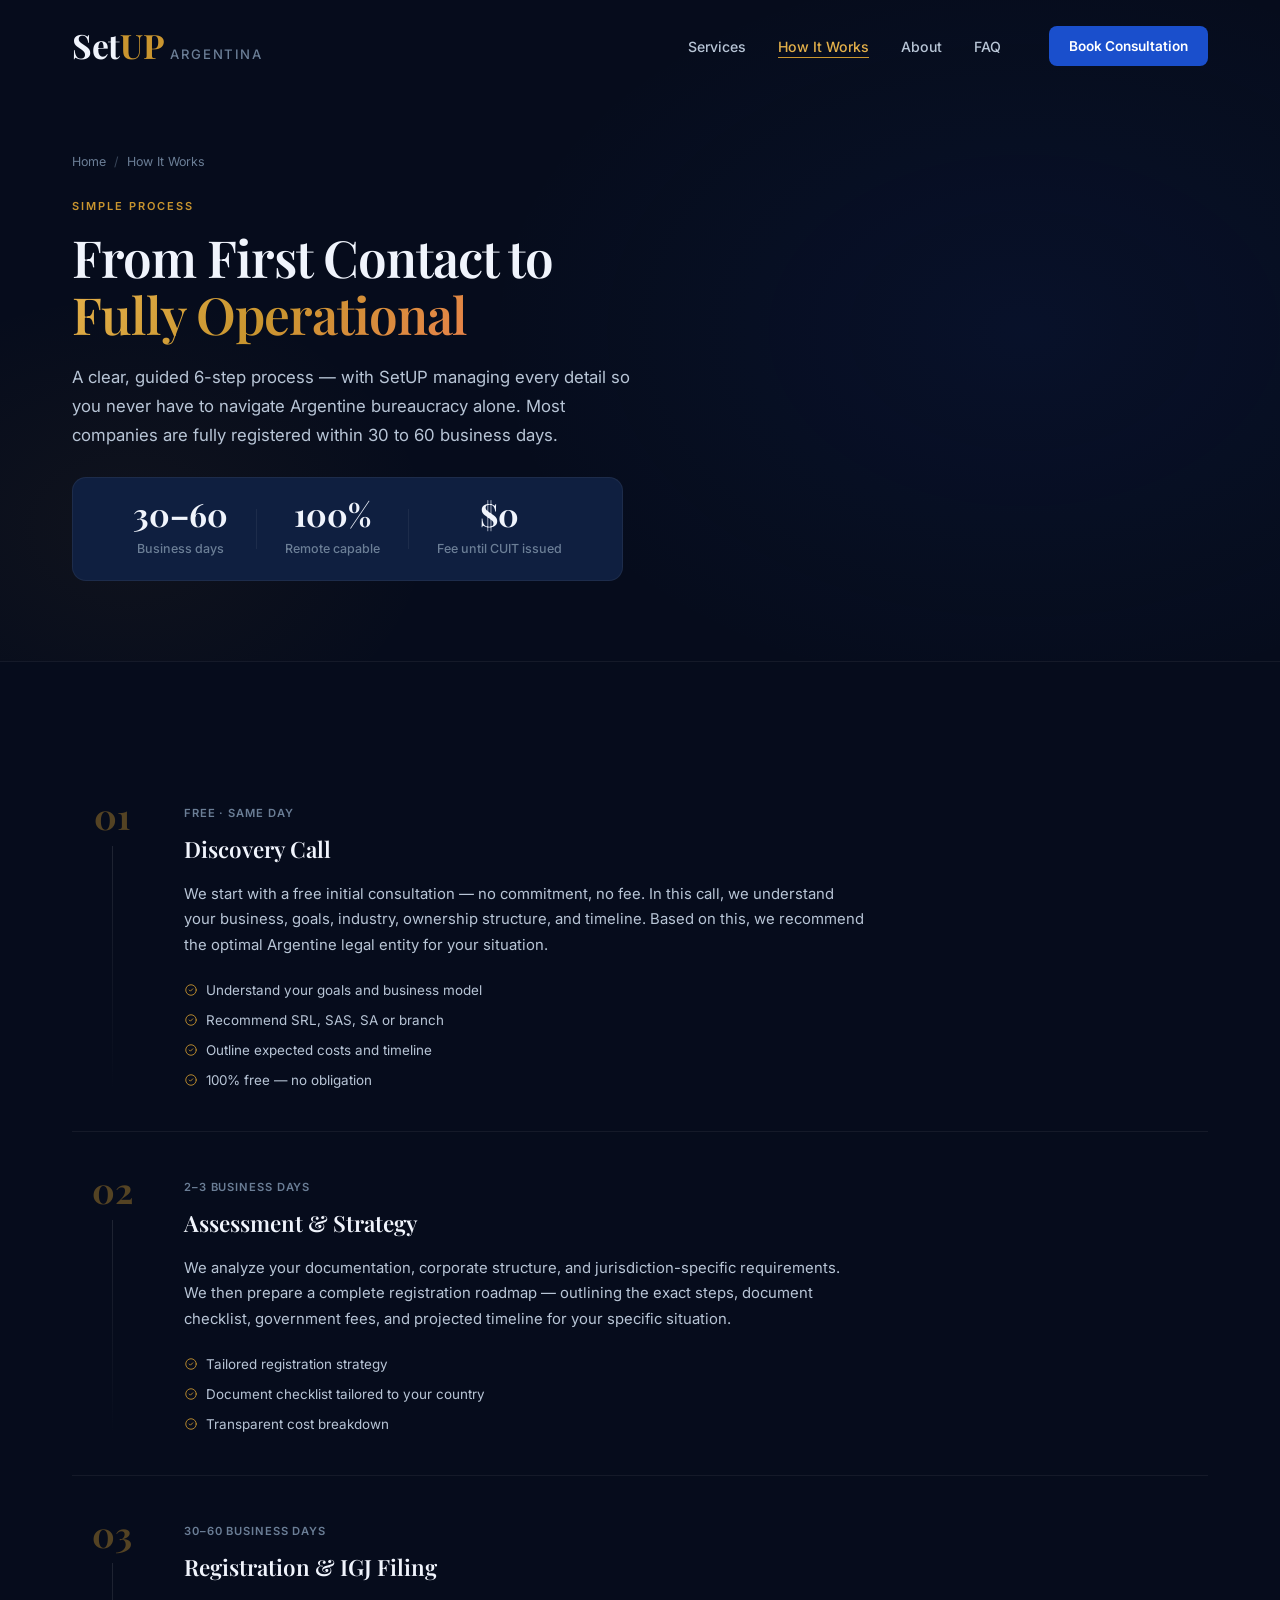
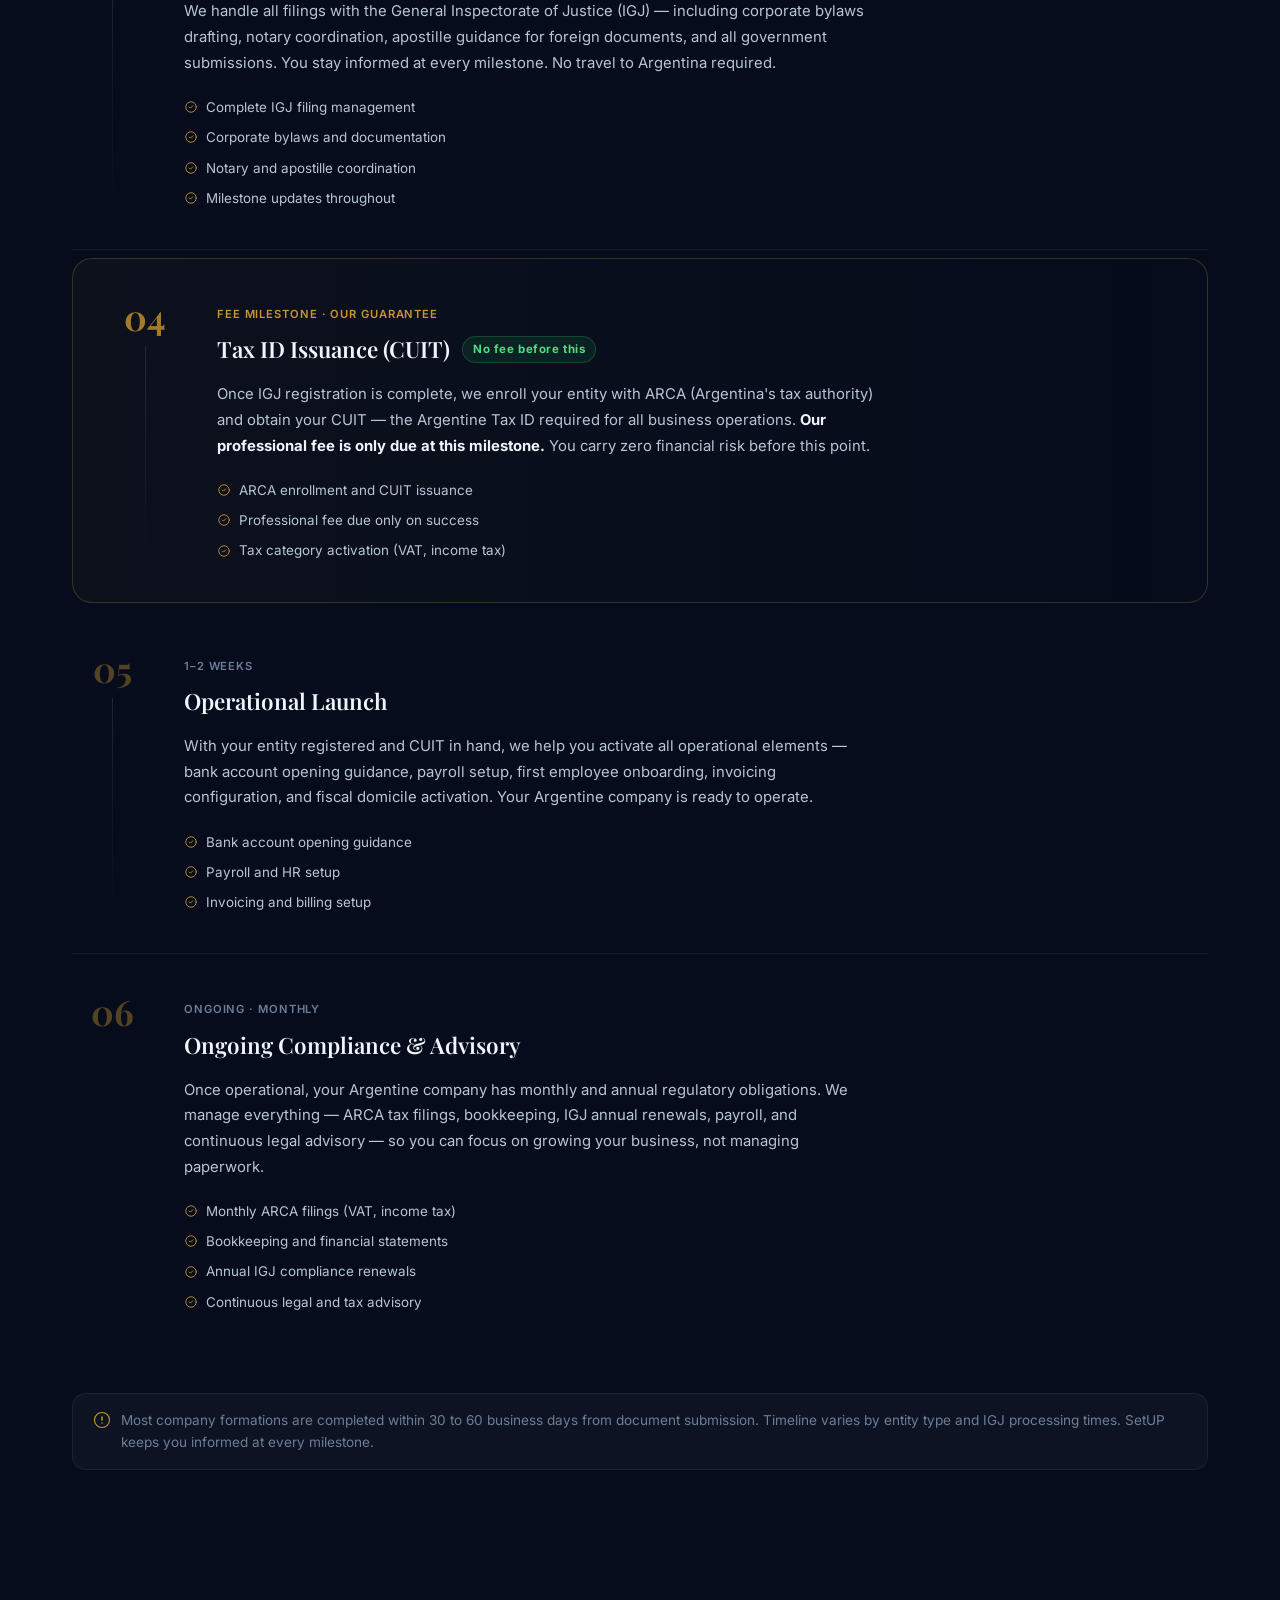
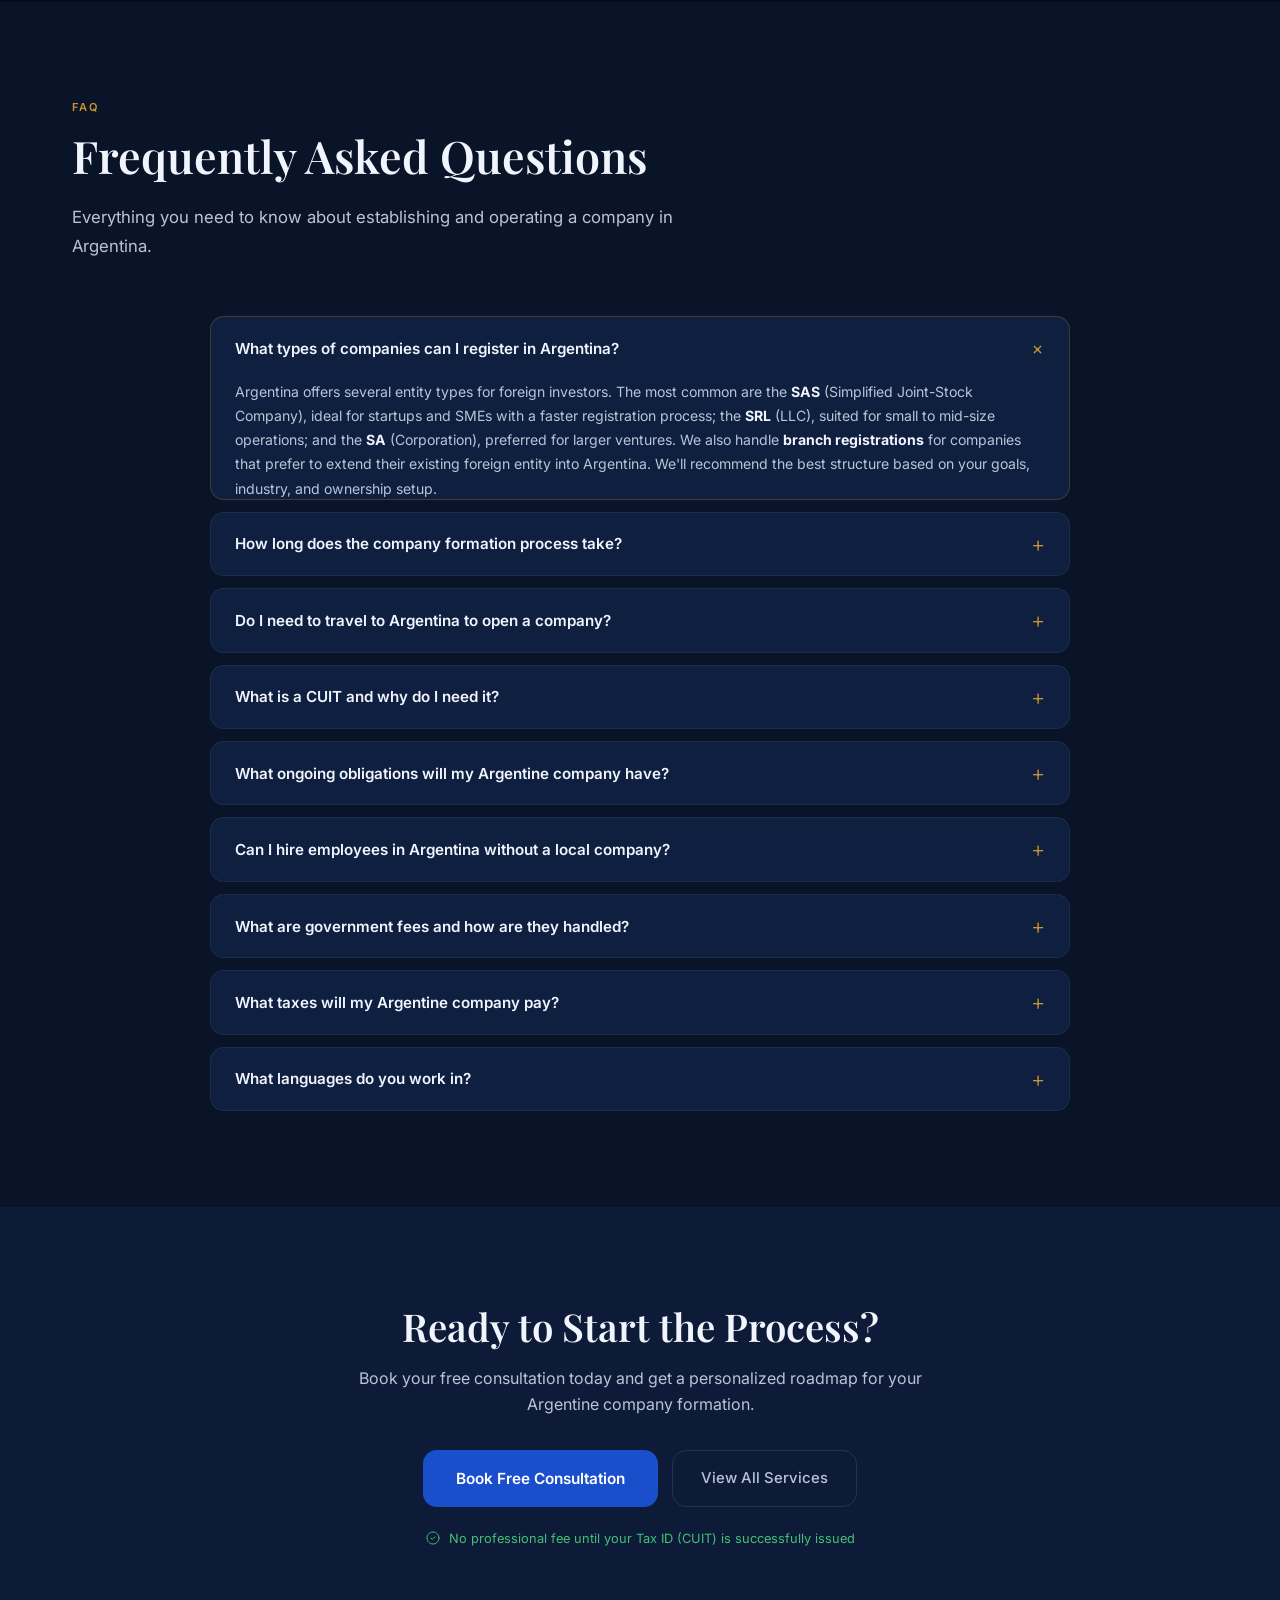
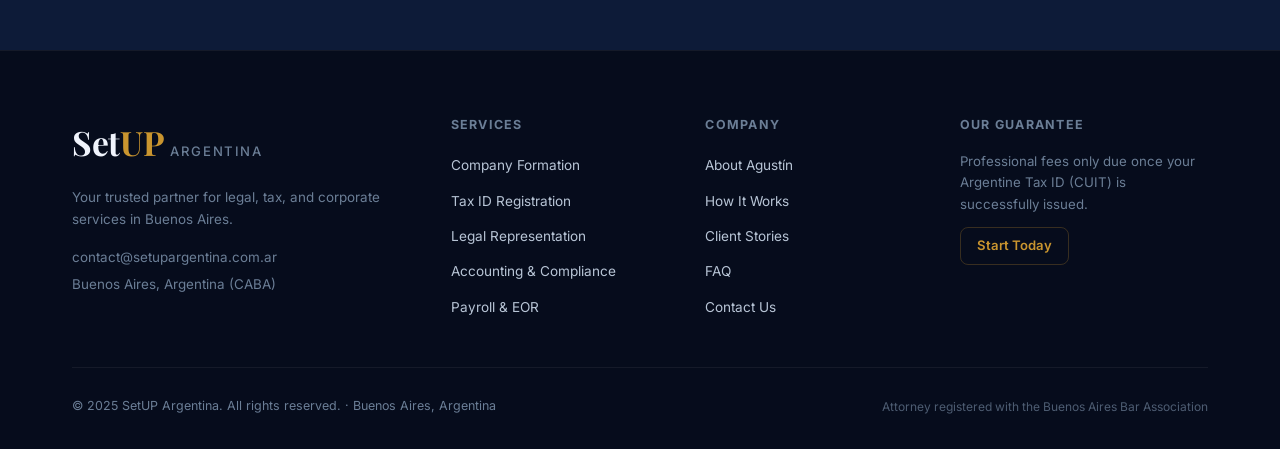
<file: process.html>
<!DOCTYPE html>
<html lang="en">
<head>
  <meta charset="UTF-8">
  <meta name="viewport" content="width=device-width, initial-scale=1.0">
  <title>How It Works — SetUP Argentina | Company Formation Process</title>
  <meta name="description" content="Learn how SetUP Argentina guides foreign companies through every step — from first consultation to full legal operation in Argentina. 30–60 business days, 100% remote.">
  <meta name="robots" content="index, follow">
  <link rel="canonical" href="https://setup-argentina-web.vercel.app/process.html">
  <meta property="og:title" content="How It Works — SetUP Argentina">
  <meta property="og:description" content="A clear 6-step process from first contact to a fully operational Argentine company. 100% remote, no travel required.">
  <meta property="og:url" content="https://setup-argentina-web.vercel.app/process.html">
  <link rel="preconnect" href="https://fonts.googleapis.com">
  <link rel="preconnect" href="https://fonts.gstatic.com" crossorigin>
  <link href="https://fonts.googleapis.com/css2?family=Playfair+Display:ital,wght@0,400;0,500;0,600;0,700;1,400&family=Inter:wght@300;400;500;600;700&display=swap" rel="stylesheet">
  <link rel="stylesheet" href="styles.css">
</head>
<body>

<nav id="navbar">
  <div class="nav-container">
    <a href="index.html" class="nav-logo"><span class="logo-mark">Set<em>UP</em></span><span class="logo-country">Argentina</span></a>
    <ul class="nav-links" id="navLinks">
      <li><a href="services.html">Services</a></li>
      <li><a href="process.html" class="active">How It Works</a></li>
      <li><a href="about.html">About</a></li>
      <li><a href="contact.html#faq">FAQ</a></li>
    </ul>
    <div class="nav-actions">
      <a href="contact.html" class="btn-nav-cta">Book Consultation</a>
      <button class="nav-toggle" id="navToggle" aria-label="Menu"><span></span><span></span><span></span></button>
    </div>
  </div>
</nav>

<!-- PAGE HERO -->
<section class="page-hero">
  <div class="page-hero-bg"></div>
  <div class="container">
    <div class="breadcrumb"><a href="index.html">Home</a> <span>/</span> How It Works</div>
    <div class="page-hero-content" data-animate="fadeInUp">
      <div class="section-label">Simple Process</div>
      <h1 class="page-hero-title">From First Contact to<br><span class="gradient-text">Fully Operational</span></h1>
      <p class="page-hero-subtitle">A clear, guided 6-step process — with SetUP managing every detail so you never have to navigate Argentine bureaucracy alone. Most companies are fully registered within 30 to 60 business days.</p>
      <div class="page-hero-stats">
        <div class="phs-item"><strong>30–60</strong><span>Business days</span></div>
        <div class="phs-divider"></div>
        <div class="phs-item"><strong>100%</strong><span>Remote capable</span></div>
        <div class="phs-divider"></div>
        <div class="phs-item"><strong>$0</strong><span>Fee until CUIT issued</span></div>
      </div>
    </div>
  </div>
</section>

<!-- 6-STEP PROCESS -->
<section class="section-dark">
  <div class="container">
    <div class="process-full">

      <div class="process-full-step" data-animate="fadeInUp" data-delay="0">
        <div class="pfs-left">
          <div class="pfs-number">01</div>
          <div class="pfs-line"></div>
        </div>
        <div class="pfs-content">
          <div class="pfs-tag">Free · Same day</div>
          <h3>Discovery Call</h3>
          <p>We start with a free initial consultation — no commitment, no fee. In this call, we understand your business, goals, industry, ownership structure, and timeline. Based on this, we recommend the optimal Argentine legal entity for your situation.</p>
          <div class="pfs-details">
            <div class="pfs-detail"><svg width="14" height="14" viewBox="0 0 24 24" fill="none"><path d="M9 12L11 14L15 10M21 12C21 16.9706 16.9706 21 12 21C7.02944 21 3 16.9706 3 12C3 7.02944 7.02944 3 12 3C16.9706 3 21 7.02944 21 12Z" stroke="currentColor" stroke-width="1.5" stroke-linecap="round"/></svg>Understand your goals and business model</div>
            <div class="pfs-detail"><svg width="14" height="14" viewBox="0 0 24 24" fill="none"><path d="M9 12L11 14L15 10M21 12C21 16.9706 16.9706 21 12 21C7.02944 21 3 16.9706 3 12C3 7.02944 7.02944 3 12 3C16.9706 3 21 7.02944 21 12Z" stroke="currentColor" stroke-width="1.5" stroke-linecap="round"/></svg>Recommend SRL, SAS, SA or branch</div>
            <div class="pfs-detail"><svg width="14" height="14" viewBox="0 0 24 24" fill="none"><path d="M9 12L11 14L15 10M21 12C21 16.9706 16.9706 21 12 21C7.02944 21 3 16.9706 3 12C3 7.02944 7.02944 3 12 3C16.9706 3 21 7.02944 21 12Z" stroke="currentColor" stroke-width="1.5" stroke-linecap="round"/></svg>Outline expected costs and timeline</div>
            <div class="pfs-detail"><svg width="14" height="14" viewBox="0 0 24 24" fill="none"><path d="M9 12L11 14L15 10M21 12C21 16.9706 16.9706 21 12 21C7.02944 21 3 16.9706 3 12C3 7.02944 7.02944 3 12 3C16.9706 3 21 7.02944 21 12Z" stroke="currentColor" stroke-width="1.5" stroke-linecap="round"/></svg>100% free — no obligation</div>
          </div>
        </div>
      </div>

      <div class="process-full-step" data-animate="fadeInUp" data-delay="80">
        <div class="pfs-left">
          <div class="pfs-number">02</div>
          <div class="pfs-line"></div>
        </div>
        <div class="pfs-content">
          <div class="pfs-tag">2–3 business days</div>
          <h3>Assessment &amp; Strategy</h3>
          <p>We analyze your documentation, corporate structure, and jurisdiction-specific requirements. We then prepare a complete registration roadmap — outlining the exact steps, document checklist, government fees, and projected timeline for your specific situation.</p>
          <div class="pfs-details">
            <div class="pfs-detail"><svg width="14" height="14" viewBox="0 0 24 24" fill="none"><path d="M9 12L11 14L15 10M21 12C21 16.9706 16.9706 21 12 21C7.02944 21 3 16.9706 3 12C3 7.02944 7.02944 3 12 3C16.9706 3 21 7.02944 21 12Z" stroke="currentColor" stroke-width="1.5" stroke-linecap="round"/></svg>Tailored registration strategy</div>
            <div class="pfs-detail"><svg width="14" height="14" viewBox="0 0 24 24" fill="none"><path d="M9 12L11 14L15 10M21 12C21 16.9706 16.9706 21 12 21C7.02944 21 3 16.9706 3 12C3 7.02944 7.02944 3 12 3C16.9706 3 21 7.02944 21 12Z" stroke="currentColor" stroke-width="1.5" stroke-linecap="round"/></svg>Document checklist tailored to your country</div>
            <div class="pfs-detail"><svg width="14" height="14" viewBox="0 0 24 24" fill="none"><path d="M9 12L11 14L15 10M21 12C21 16.9706 16.9706 21 12 21C7.02944 21 3 16.9706 3 12C3 7.02944 7.02944 3 12 3C16.9706 3 21 7.02944 21 12Z" stroke="currentColor" stroke-width="1.5" stroke-linecap="round"/></svg>Transparent cost breakdown</div>
          </div>
        </div>
      </div>

      <div class="process-full-step" data-animate="fadeInUp" data-delay="160">
        <div class="pfs-left">
          <div class="pfs-number">03</div>
          <div class="pfs-line"></div>
        </div>
        <div class="pfs-content">
          <div class="pfs-tag">30–60 business days</div>
          <h3>Registration &amp; IGJ Filing</h3>
          <p>We handle all filings with the General Inspectorate of Justice (IGJ) — including corporate bylaws drafting, notary coordination, apostille guidance for foreign documents, and all government submissions. You stay informed at every milestone. No travel to Argentina required.</p>
          <div class="pfs-details">
            <div class="pfs-detail"><svg width="14" height="14" viewBox="0 0 24 24" fill="none"><path d="M9 12L11 14L15 10M21 12C21 16.9706 16.9706 21 12 21C7.02944 21 3 16.9706 3 12C3 7.02944 7.02944 3 12 3C16.9706 3 21 7.02944 21 12Z" stroke="currentColor" stroke-width="1.5" stroke-linecap="round"/></svg>Complete IGJ filing management</div>
            <div class="pfs-detail"><svg width="14" height="14" viewBox="0 0 24 24" fill="none"><path d="M9 12L11 14L15 10M21 12C21 16.9706 16.9706 21 12 21C7.02944 21 3 16.9706 3 12C3 7.02944 7.02944 3 12 3C16.9706 3 21 7.02944 21 12Z" stroke="currentColor" stroke-width="1.5" stroke-linecap="round"/></svg>Corporate bylaws and documentation</div>
            <div class="pfs-detail"><svg width="14" height="14" viewBox="0 0 24 24" fill="none"><path d="M9 12L11 14L15 10M21 12C21 16.9706 16.9706 21 12 21C7.02944 21 3 16.9706 3 12C3 7.02944 7.02944 3 12 3C16.9706 3 21 7.02944 21 12Z" stroke="currentColor" stroke-width="1.5" stroke-linecap="round"/></svg>Notary and apostille coordination</div>
            <div class="pfs-detail"><svg width="14" height="14" viewBox="0 0 24 24" fill="none"><path d="M9 12L11 14L15 10M21 12C21 16.9706 16.9706 21 12 21C7.02944 21 3 16.9706 3 12C3 7.02944 7.02944 3 12 3C16.9706 3 21 7.02944 21 12Z" stroke="currentColor" stroke-width="1.5" stroke-linecap="round"/></svg>Milestone updates throughout</div>
          </div>
        </div>
      </div>

      <div class="process-full-step process-full-step--highlight" data-animate="fadeInUp" data-delay="240">
        <div class="pfs-left">
          <div class="pfs-number">04</div>
          <div class="pfs-line"></div>
        </div>
        <div class="pfs-content">
          <div class="pfs-tag pfs-tag--gold">Fee milestone · Our guarantee</div>
          <h3>Tax ID Issuance (CUIT) <span class="pfs-badge">No fee before this</span></h3>
          <p>Once IGJ registration is complete, we enroll your entity with ARCA (Argentina's tax authority) and obtain your CUIT — the Argentine Tax ID required for all business operations. <strong>Our professional fee is only due at this milestone.</strong> You carry zero financial risk before this point.</p>
          <div class="pfs-details">
            <div class="pfs-detail"><svg width="14" height="14" viewBox="0 0 24 24" fill="none"><path d="M9 12L11 14L15 10M21 12C21 16.9706 16.9706 21 12 21C7.02944 21 3 16.9706 3 12C3 7.02944 7.02944 3 12 3C16.9706 3 21 7.02944 21 12Z" stroke="currentColor" stroke-width="1.5" stroke-linecap="round"/></svg>ARCA enrollment and CUIT issuance</div>
            <div class="pfs-detail"><svg width="14" height="14" viewBox="0 0 24 24" fill="none"><path d="M9 12L11 14L15 10M21 12C21 16.9706 16.9706 21 12 21C7.02944 21 3 16.9706 3 12C3 7.02944 7.02944 3 12 3C16.9706 3 21 7.02944 21 12Z" stroke="currentColor" stroke-width="1.5" stroke-linecap="round"/></svg>Professional fee due only on success</div>
            <div class="pfs-detail"><svg width="14" height="14" viewBox="0 0 24 24" fill="none"><path d="M9 12L11 14L15 10M21 12C21 16.9706 16.9706 21 12 21C7.02944 21 3 16.9706 3 12C3 7.02944 7.02944 3 12 3C16.9706 3 21 7.02944 21 12Z" stroke="currentColor" stroke-width="1.5" stroke-linecap="round"/></svg>Tax category activation (VAT, income tax)</div>
          </div>
        </div>
      </div>

      <div class="process-full-step" data-animate="fadeInUp" data-delay="320">
        <div class="pfs-left">
          <div class="pfs-number">05</div>
          <div class="pfs-line"></div>
        </div>
        <div class="pfs-content">
          <div class="pfs-tag">1–2 weeks</div>
          <h3>Operational Launch</h3>
          <p>With your entity registered and CUIT in hand, we help you activate all operational elements — bank account opening guidance, payroll setup, first employee onboarding, invoicing configuration, and fiscal domicile activation. Your Argentine company is ready to operate.</p>
          <div class="pfs-details">
            <div class="pfs-detail"><svg width="14" height="14" viewBox="0 0 24 24" fill="none"><path d="M9 12L11 14L15 10M21 12C21 16.9706 16.9706 21 12 21C7.02944 21 3 16.9706 3 12C3 7.02944 7.02944 3 12 3C16.9706 3 21 7.02944 21 12Z" stroke="currentColor" stroke-width="1.5" stroke-linecap="round"/></svg>Bank account opening guidance</div>
            <div class="pfs-detail"><svg width="14" height="14" viewBox="0 0 24 24" fill="none"><path d="M9 12L11 14L15 10M21 12C21 16.9706 16.9706 21 12 21C7.02944 21 3 16.9706 3 12C3 7.02944 7.02944 3 12 3C16.9706 3 21 7.02944 21 12Z" stroke="currentColor" stroke-width="1.5" stroke-linecap="round"/></svg>Payroll and HR setup</div>
            <div class="pfs-detail"><svg width="14" height="14" viewBox="0 0 24 24" fill="none"><path d="M9 12L11 14L15 10M21 12C21 16.9706 16.9706 21 12 21C7.02944 21 3 16.9706 3 12C3 7.02944 7.02944 3 12 3C16.9706 3 21 7.02944 21 12Z" stroke="currentColor" stroke-width="1.5" stroke-linecap="round"/></svg>Invoicing and billing setup</div>
          </div>
        </div>
      </div>

      <div class="process-full-step" data-animate="fadeInUp" data-delay="400">
        <div class="pfs-left">
          <div class="pfs-number">06</div>
        </div>
        <div class="pfs-content">
          <div class="pfs-tag">Ongoing · Monthly</div>
          <h3>Ongoing Compliance &amp; Advisory</h3>
          <p>Once operational, your Argentine company has monthly and annual regulatory obligations. We manage everything — ARCA tax filings, bookkeeping, IGJ annual renewals, payroll, and continuous legal advisory — so you can focus on growing your business, not managing paperwork.</p>
          <div class="pfs-details">
            <div class="pfs-detail"><svg width="14" height="14" viewBox="0 0 24 24" fill="none"><path d="M9 12L11 14L15 10M21 12C21 16.9706 16.9706 21 12 21C7.02944 21 3 16.9706 3 12C3 7.02944 7.02944 3 12 3C16.9706 3 21 7.02944 21 12Z" stroke="currentColor" stroke-width="1.5" stroke-linecap="round"/></svg>Monthly ARCA filings (VAT, income tax)</div>
            <div class="pfs-detail"><svg width="14" height="14" viewBox="0 0 24 24" fill="none"><path d="M9 12L11 14L15 10M21 12C21 16.9706 16.9706 21 12 21C7.02944 21 3 16.9706 3 12C3 7.02944 7.02944 3 12 3C16.9706 3 21 7.02944 21 12Z" stroke="currentColor" stroke-width="1.5" stroke-linecap="round"/></svg>Bookkeeping and financial statements</div>
            <div class="pfs-detail"><svg width="14" height="14" viewBox="0 0 24 24" fill="none"><path d="M9 12L11 14L15 10M21 12C21 16.9706 16.9706 21 12 21C7.02944 21 3 16.9706 3 12C3 7.02944 7.02944 3 12 3C16.9706 3 21 7.02944 21 12Z" stroke="currentColor" stroke-width="1.5" stroke-linecap="round"/></svg>Annual IGJ compliance renewals</div>
            <div class="pfs-detail"><svg width="14" height="14" viewBox="0 0 24 24" fill="none"><path d="M9 12L11 14L15 10M21 12C21 16.9706 16.9706 21 12 21C7.02944 21 3 16.9706 3 12C3 7.02944 7.02944 3 12 3C16.9706 3 21 7.02944 21 12Z" stroke="currentColor" stroke-width="1.5" stroke-linecap="round"/></svg>Continuous legal and tax advisory</div>
          </div>
        </div>
      </div>

    </div>

    <div class="process-note" data-animate="fadeInUp"><svg width="18" height="18" viewBox="0 0 24 24" fill="none"><circle cx="12" cy="12" r="10" stroke="currentColor" stroke-width="1.5"/><path d="M12 8V12M12 16H12.01" stroke="currentColor" stroke-width="2" stroke-linecap="round"/></svg>Most company formations are completed within 30 to 60 business days from document submission. Timeline varies by entity type and IGJ processing times. SetUP keeps you informed at every milestone.</div>
  </div>
</section>

<!-- FAQ -->
<section id="faq" class="section-light">
  <div class="container">
    <div class="section-label" data-animate="fadeInUp">FAQ</div>
    <h2 class="section-title" data-animate="fadeInUp">Frequently Asked Questions</h2>
    <p class="section-subtitle" data-animate="fadeInUp">Everything you need to know about establishing and operating a company in Argentina.</p>
    <div class="faq-grid">
      <div class="faq-item" data-animate="fadeInUp" data-delay="0"><button class="faq-question">What types of companies can I register in Argentina?<span class="faq-icon">+</span></button><div class="faq-answer"><p>Argentina offers several entity types for foreign investors. The most common are the <strong>SAS</strong> (Simplified Joint-Stock Company), ideal for startups and SMEs with a faster registration process; the <strong>SRL</strong> (LLC), suited for small to mid-size operations; and the <strong>SA</strong> (Corporation), preferred for larger ventures. We also handle <strong>branch registrations</strong> for companies that prefer to extend their existing foreign entity into Argentina. We'll recommend the best structure based on your goals, industry, and ownership setup.</p></div></div>
      <div class="faq-item" data-animate="fadeInUp" data-delay="50"><button class="faq-question">How long does the company formation process take?<span class="faq-icon">+</span></button><div class="faq-answer"><p>Most company formations are completed within <strong>30 to 60 business days</strong> from the moment all required documentation is submitted. The timeline depends on the entity type and government processing times at the IGJ. SAS entities tend to be faster. SetUP keeps you informed at every milestone so there are no surprises.</p></div></div>
      <div class="faq-item" data-animate="fadeInUp" data-delay="100"><button class="faq-question">Do I need to travel to Argentina to open a company?<span class="faq-icon">+</span></button><div class="faq-answer"><p><strong>No.</strong> The entire process can be completed remotely from anywhere in the world. We handle all filings, notary coordination, and government submissions on your behalf. You'll need to provide notarized and apostilled documents from your home country — which we guide you through step by step.</p></div></div>
      <div class="faq-item" data-animate="fadeInUp" data-delay="150"><button class="faq-question">What is a CUIT and why do I need it?<span class="faq-icon">+</span></button><div class="faq-answer"><p>The <strong>CUIT</strong> (Código Único de Identificación Tributaria) is Argentina's Tax Identification Number. Every company operating legally in Argentina must have a CUIT — it's required to open bank accounts, issue invoices, hire employees, and fulfill all tax obligations with ARCA. Obtaining the CUIT is the key milestone in the company formation process, and the moment our professional fee becomes due.</p></div></div>
      <div class="faq-item" data-animate="fadeInUp" data-delay="200"><button class="faq-question">What ongoing obligations will my Argentine company have?<span class="faq-icon">+</span></button><div class="faq-answer"><p>Once registered, your Argentine company will have <strong>monthly and annual obligations</strong> including: tax filings with ARCA, bookkeeping and financial statements, corporate record-keeping, and annual IGJ filings. Depending on your activity, additional regulatory filings may apply. SetUP's accounting and compliance service covers all of this so you stay fully up to date.</p></div></div>
      <div class="faq-item" data-animate="fadeInUp" data-delay="250"><button class="faq-question">Can I hire employees in Argentina without a local company?<span class="faq-icon">+</span></button><div class="faq-answer"><p>Yes — through our <strong>Employer of Record (EOR)</strong> service. We act as the legal employer for your Argentine-based staff while you maintain operational control. This allows you to compliantly hire local talent before completing your full company formation.</p></div></div>
      <div class="faq-item" data-animate="fadeInUp" data-delay="300"><button class="faq-question">What are government fees and how are they handled?<span class="faq-icon">+</span></button><div class="faq-answer"><p>Government fees, notary costs, and official disbursements are <strong>separate from our professional fees</strong> and are billed at exact cost as they arise — with full transparency and receipts provided for every expense. We provide a full estimate at the outset so you can plan accordingly.</p></div></div>
      <div class="faq-item" data-animate="fadeInUp" data-delay="350"><button class="faq-question">What taxes will my Argentine company pay?<span class="faq-icon">+</span></button><div class="faq-answer"><p>Argentine companies are subject to several taxes including <strong>Corporate Income Tax</strong> (35% on net profit), <strong>VAT</strong> (21% standard rate), <strong>Gross Revenue Tax</strong> (provincial — varies by activity), and others. The specific tax burden depends on your industry and corporate structure. Our tax advisory team will model your projected obligations during the initial consultation.</p></div></div>
      <div class="faq-item" data-animate="fadeInUp" data-delay="400"><button class="faq-question">What languages do you work in?<span class="faq-icon">+</span></button><div class="faq-answer"><p>We work primarily in <strong>Spanish and English</strong>. Agustín and the SetUP team communicate directly with international clients in English — no intermediaries, no translation delays. All official documents are in Spanish as required by Argentine law, and we provide full explanations in English throughout the entire process. We also coordinate with Portuguese-speaking clients.</p></div></div>
    </div>
  </div>
</section>

<!-- CTA -->
<section class="section-cta-block">
  <div class="container">
    <div class="cta-block" data-animate="fadeInUp">
      <h2>Ready to Start the Process?</h2>
      <p>Book your free consultation today and get a personalized roadmap for your Argentine company formation.</p>
      <div class="cta-block-buttons">
        <a href="contact.html" class="btn-primary btn-lg">Book Free Consultation</a>
        <a href="services.html" class="btn-ghost btn-lg">View All Services</a>
      </div>
      <div class="cta-guarantee-note"><svg width="16" height="16" viewBox="0 0 24 24" fill="none"><path d="M9 12L11 14L15 10M21 12C21 16.9706 16.9706 21 12 21C7.02944 21 3 16.9706 3 12C3 7.02944 7.02944 3 12 3C16.9706 3 21 7.02944 21 12Z" stroke="currentColor" stroke-width="1.5" stroke-linecap="round"/></svg>No professional fee until your Tax ID (CUIT) is successfully issued</div>
    </div>
  </div>
</section>

<footer id="footer">
  <div class="container">
    <div class="footer-top">
      <div class="footer-brand"><a href="index.html" class="nav-logo footer-logo"><span class="logo-mark">Set<em>UP</em></span><span class="logo-country">Argentina</span></a><p class="footer-tagline">Your trusted partner for legal, tax, and corporate services in Buenos Aires.</p><div class="footer-contact"><a href="mailto:contact@setupargentina.com.ar">contact@setupargentina.com.ar</a><span>Buenos Aires, Argentina (CABA)</span></div></div>
      <div class="footer-links-group"><h4>Services</h4><ul><li><a href="services.html">Company Formation</a></li><li><a href="services.html">Tax ID Registration</a></li><li><a href="services.html">Legal Representation</a></li><li><a href="services.html">Accounting &amp; Compliance</a></li><li><a href="services.html">Payroll &amp; EOR</a></li></ul></div>
      <div class="footer-links-group"><h4>Company</h4><ul><li><a href="about.html">About Agustín</a></li><li><a href="process.html">How It Works</a></li><li><a href="about.html#stories">Client Stories</a></li><li><a href="contact.html#faq">FAQ</a></li><li><a href="contact.html">Contact Us</a></li></ul></div>
      <div class="footer-links-group"><h4>Our Guarantee</h4><div class="footer-guarantee"><p>Professional fees only due once your Argentine Tax ID (CUIT) is successfully issued.</p><a href="contact.html" class="btn-outline-sm">Start Today</a></div></div>
    </div>
    <div class="footer-bottom"><p>&copy; 2025 SetUP Argentina. All rights reserved. · Buenos Aires, Argentina</p><div class="footer-legal"><span>Attorney registered with the Buenos Aires Bar Association</span></div></div>
  </div>
</footer>
<script src="script.js"></script>
</body>
</html>
</file>
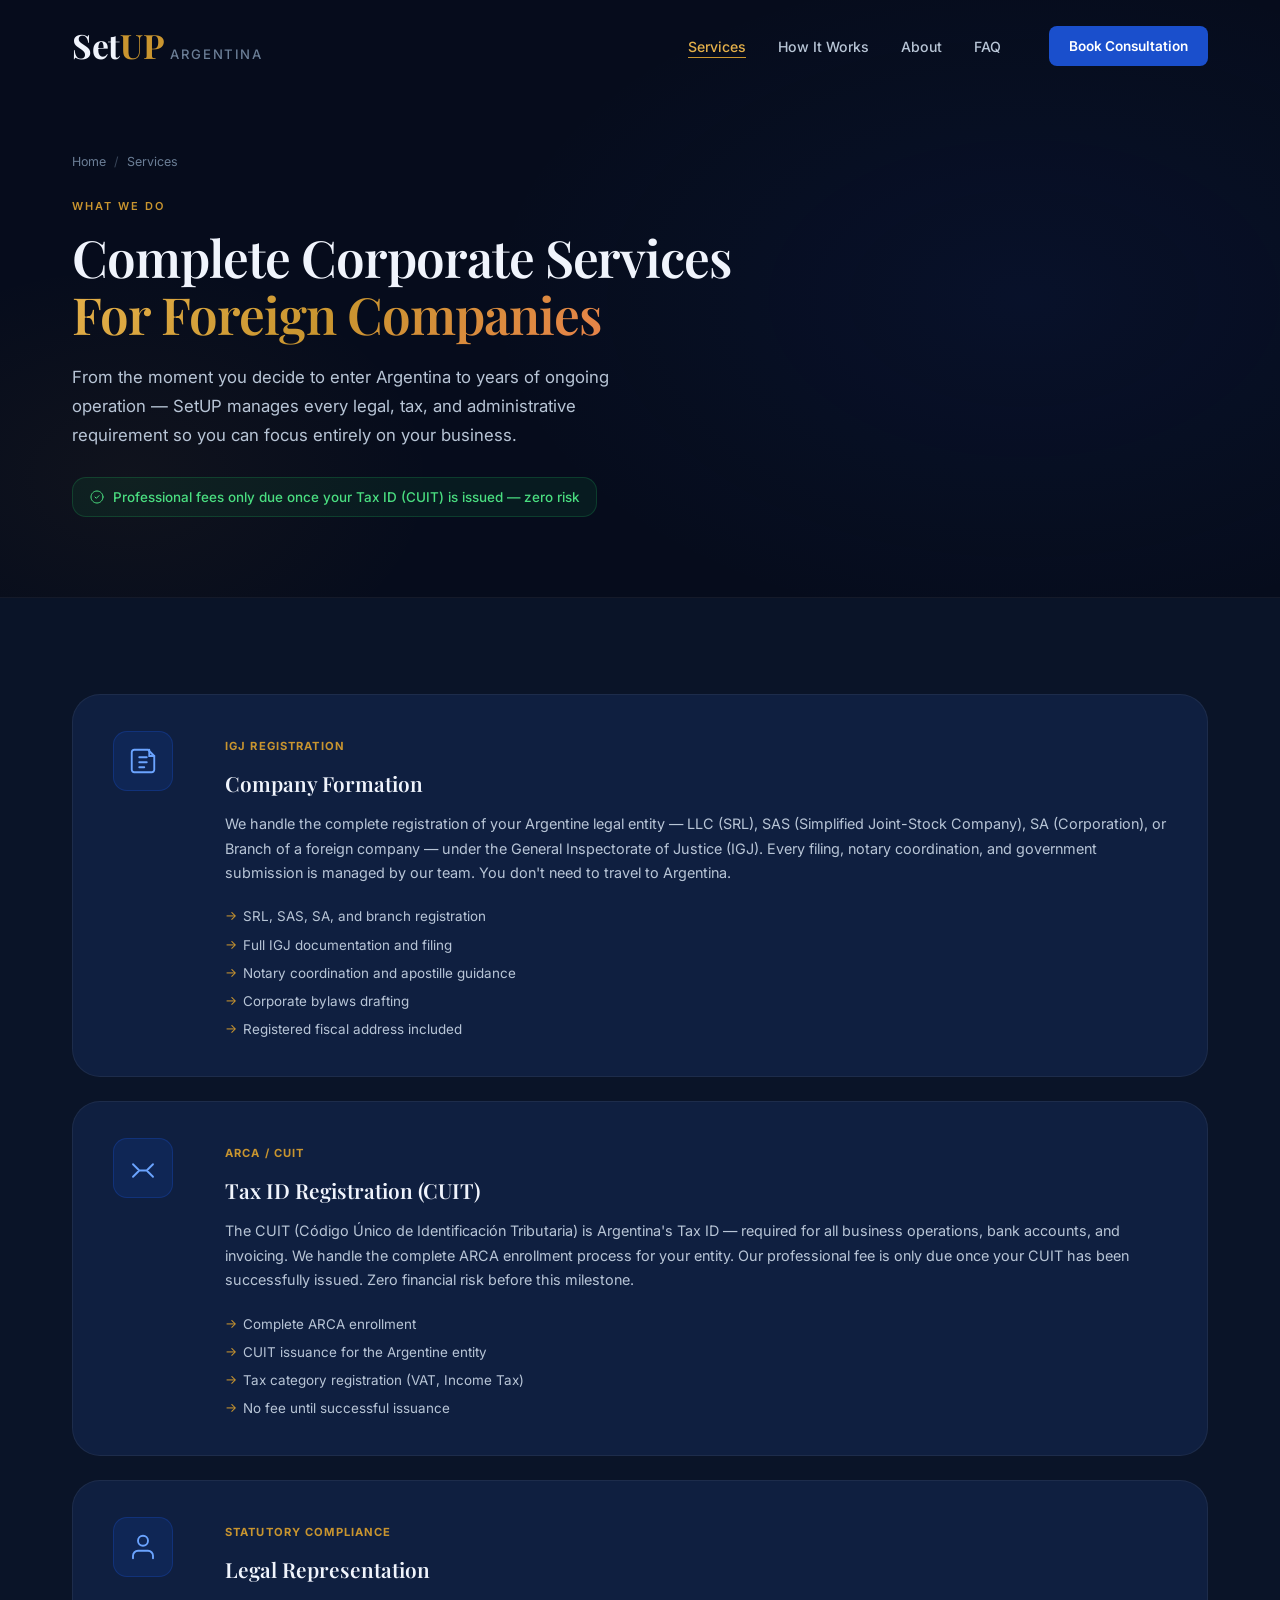
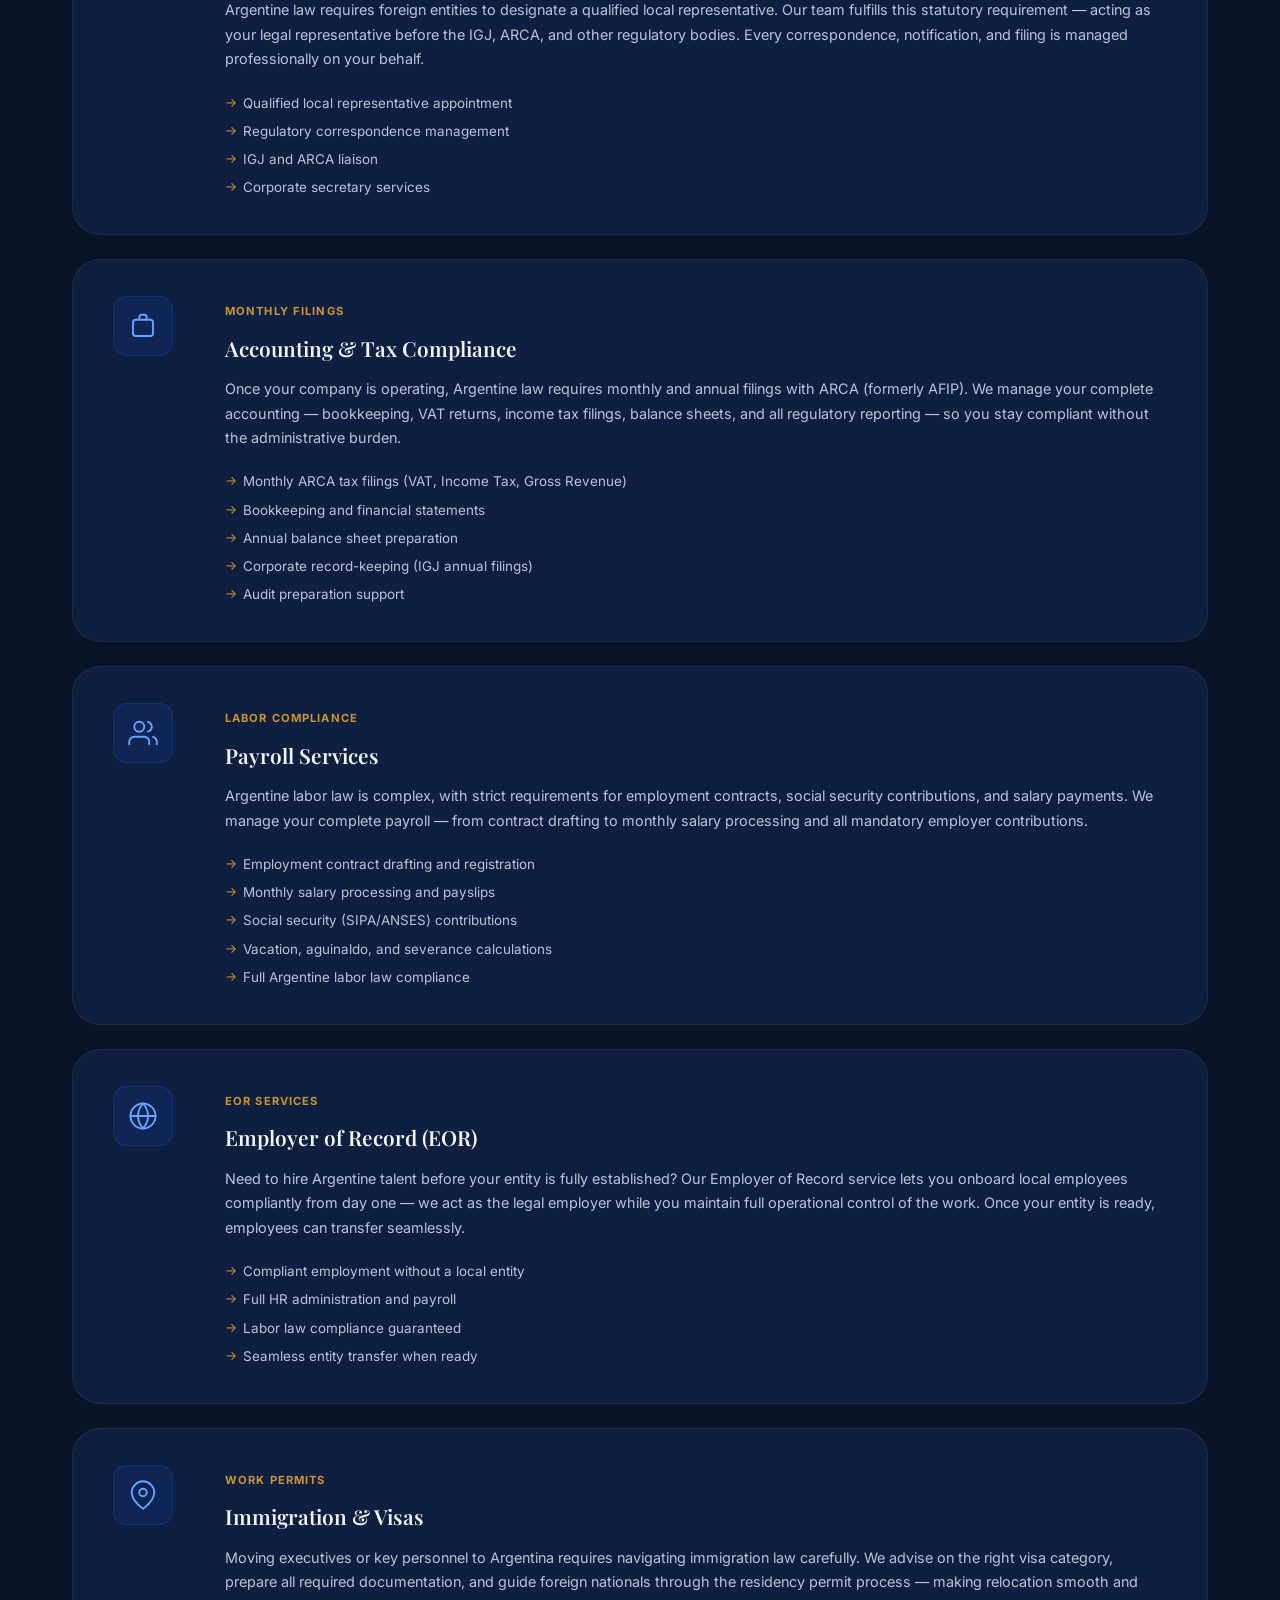
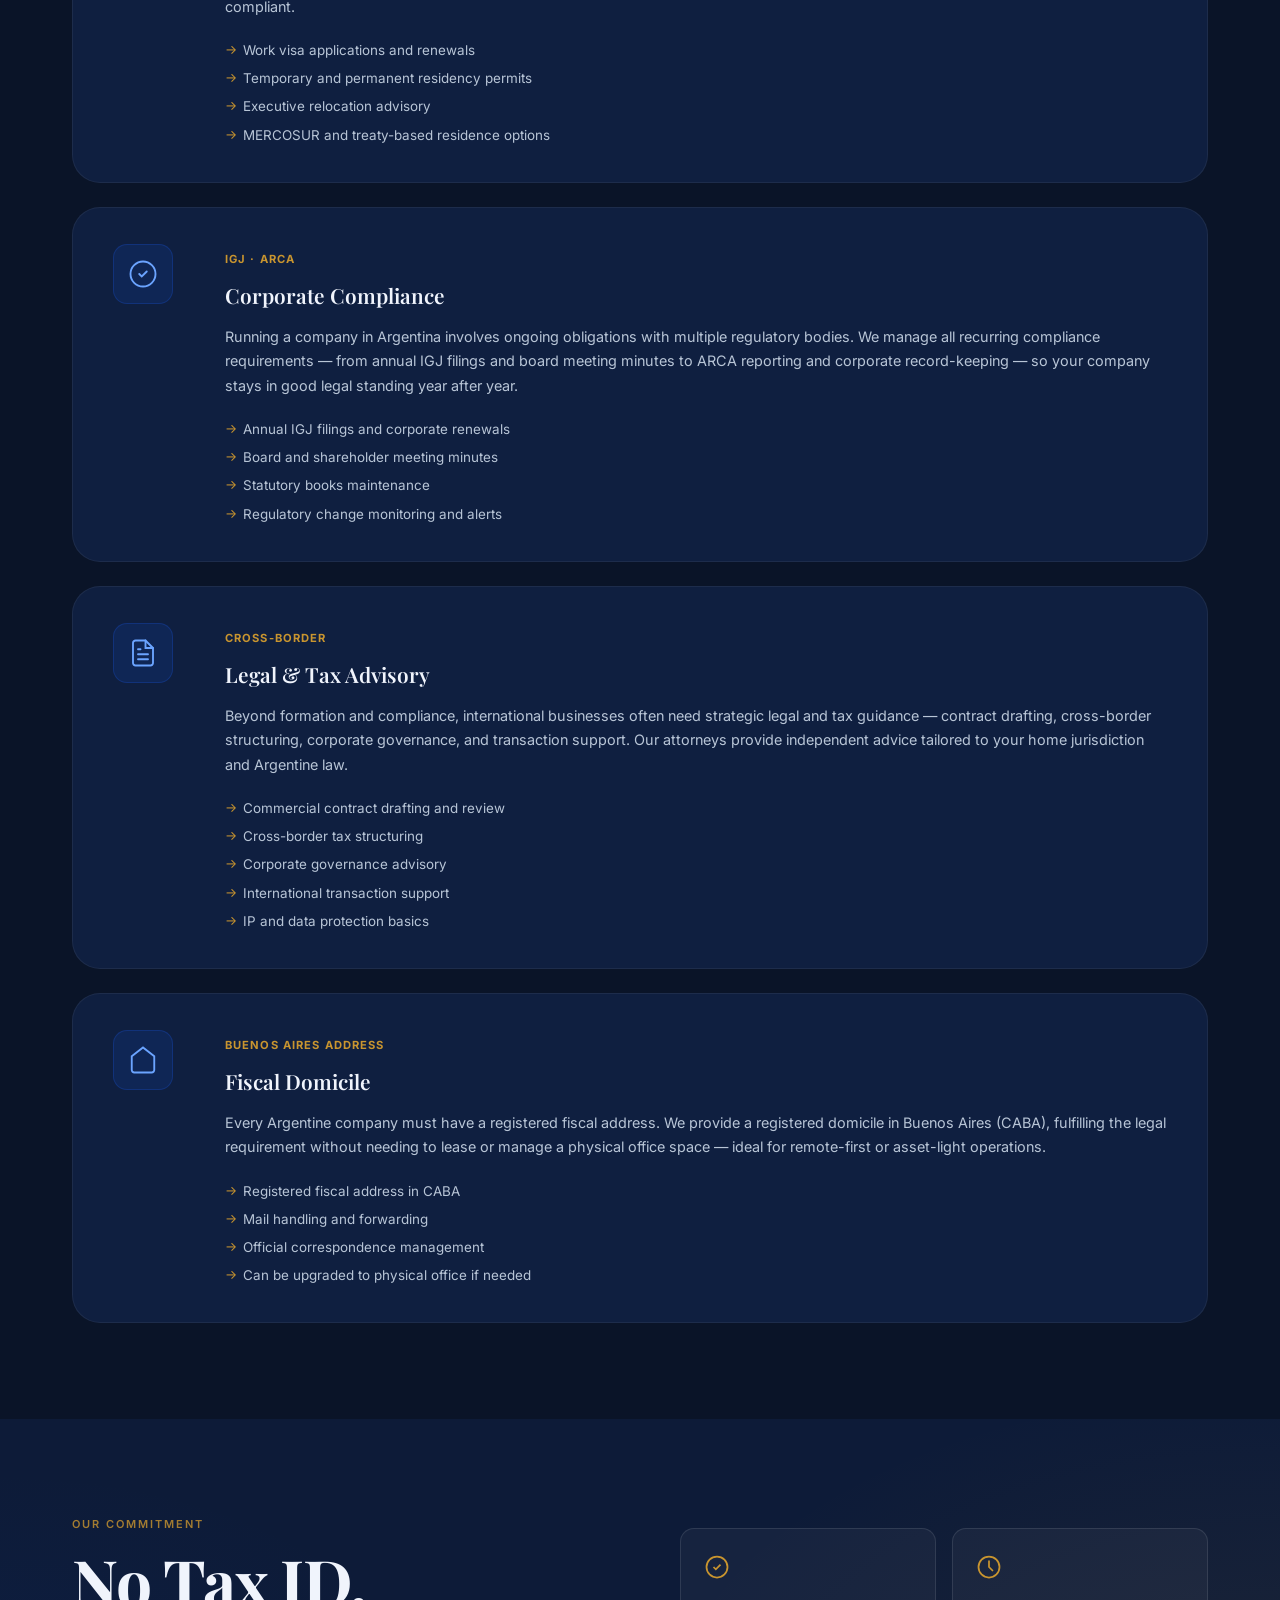
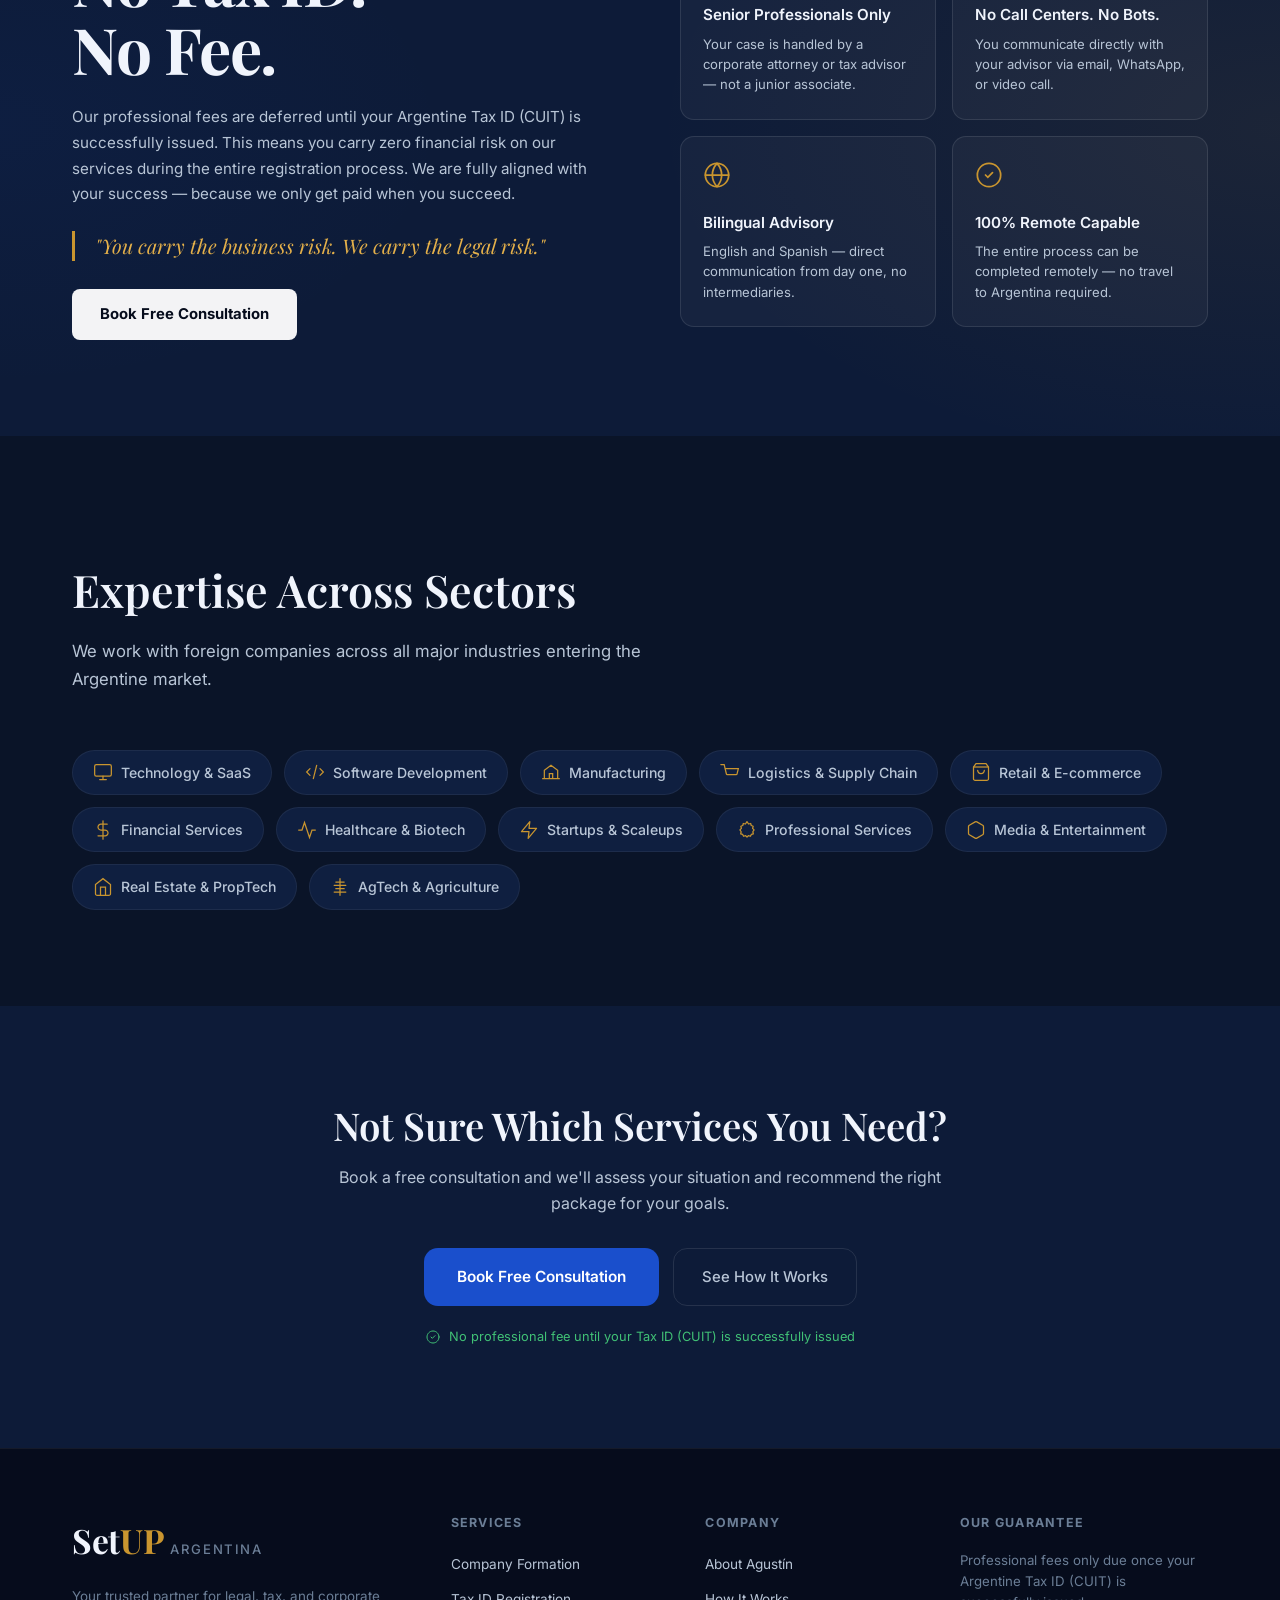
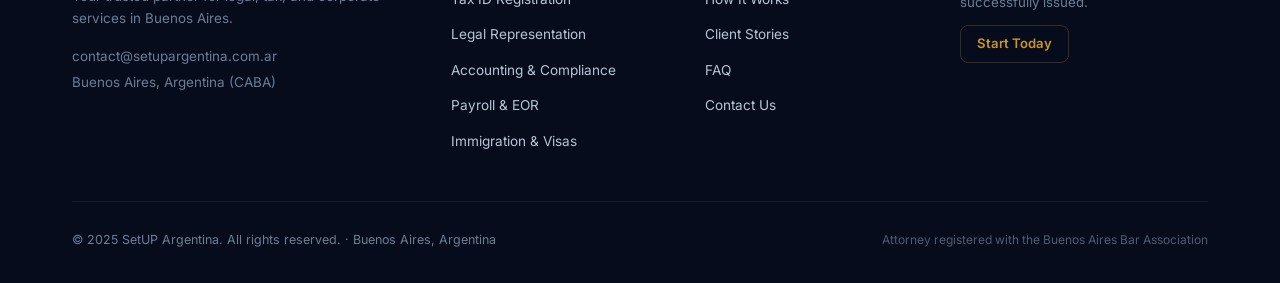
<file: services.html>
<!DOCTYPE html>
<html lang="en">
<head>
  <meta charset="UTF-8">
  <meta name="viewport" content="width=device-width, initial-scale=1.0">
  <title>Our Services — SetUP Argentina | Company Formation, Tax &amp; Legal Advisory</title>
  <meta name="description" content="Full range of corporate services for foreign companies in Argentina: company formation, tax ID registration, legal representation, accounting, payroll, EOR, immigration and more.">
  <meta name="robots" content="index, follow">
  <link rel="canonical" href="https://setup-argentina-web.vercel.app/services.html">
  <meta property="og:title" content="Our Services — SetUP Argentina">
  <meta property="og:description" content="End-to-end corporate services for foreign companies entering Argentina. From IGJ registration to ongoing compliance.">
  <meta property="og:url" content="https://setup-argentina-web.vercel.app/services.html">
  <link rel="preconnect" href="https://fonts.googleapis.com">
  <link rel="preconnect" href="https://fonts.gstatic.com" crossorigin>
  <link href="https://fonts.googleapis.com/css2?family=Playfair+Display:ital,wght@0,400;0,500;0,600;0,700;1,400&family=Inter:wght@300;400;500;600;700&display=swap" rel="stylesheet">
  <link rel="stylesheet" href="styles.css">
</head>
<body>

<nav id="navbar">
  <div class="nav-container">
    <a href="index.html" class="nav-logo"><span class="logo-mark">Set<em>UP</em></span><span class="logo-country">Argentina</span></a>
    <ul class="nav-links" id="navLinks">
      <li><a href="services.html" class="active">Services</a></li>
      <li><a href="process.html">How It Works</a></li>
      <li><a href="about.html">About</a></li>
      <li><a href="contact.html#faq">FAQ</a></li>
    </ul>
    <div class="nav-actions">
      <a href="contact.html" class="btn-nav-cta">Book Consultation</a>
      <button class="nav-toggle" id="navToggle" aria-label="Menu"><span></span><span></span><span></span></button>
    </div>
  </div>
</nav>

<!-- PAGE HERO -->
<section class="page-hero">
  <div class="page-hero-bg"></div>
  <div class="container">
    <div class="breadcrumb"><a href="index.html">Home</a> <span>/</span> Services</div>
    <div class="page-hero-content" data-animate="fadeInUp">
      <div class="section-label">What We Do</div>
      <h1 class="page-hero-title">Complete Corporate Services<br><span class="gradient-text">For Foreign Companies</span></h1>
      <p class="page-hero-subtitle">From the moment you decide to enter Argentina to years of ongoing operation — SetUP manages every legal, tax, and administrative requirement so you can focus entirely on your business.</p>
      <div class="page-hero-guarantee"><svg width="16" height="16" viewBox="0 0 24 24" fill="none"><path d="M9 12L11 14L15 10M21 12C21 16.9706 16.9706 21 12 21C7.02944 21 3 16.9706 3 12C3 7.02944 7.02944 3 12 3C16.9706 3 21 7.02944 21 12Z" stroke="currentColor" stroke-width="1.5" stroke-linecap="round"/></svg>Professional fees only due once your Tax ID (CUIT) is issued — zero risk</div>
    </div>
  </div>
</section>

<!-- ALL SERVICES -->
<section class="section-light">
  <div class="container">
    <div class="services-full-grid">

      <div class="service-full-card" data-animate="fadeInUp" data-delay="0">
        <div class="sfc-icon"><svg width="30" height="30" viewBox="0 0 24 24" fill="none"><path d="M19 21H5C4.46957 21 3.96086 20.7893 3.58579 20.4142C3.21071 20.0391 3 19.5304 3 19V5C3 4.46957 3.21071 3.96086 3.58579 3.58579C3.96086 3.21071 4.46957 3 5 3H16L21 8V19C21 19.5304 20.7893 20.0391 20.4142 20.4142C20.0391 20.7893 19.5304 21 19 21Z" stroke="currentColor" stroke-width="1.5"/><path d="M17 3V8H21M9 9H15M9 13H15M9 17H13" stroke="currentColor" stroke-width="1.5" stroke-linecap="round"/></svg></div>
        <div class="sfc-content">
          <div class="sfc-tag">IGJ Registration</div>
          <h3>Company Formation</h3>
          <p>We handle the complete registration of your Argentine legal entity — LLC (SRL), SAS (Simplified Joint-Stock Company), SA (Corporation), or Branch of a foreign company — under the General Inspectorate of Justice (IGJ). Every filing, notary coordination, and government submission is managed by our team. You don't need to travel to Argentina.</p>
          <ul class="sfc-list">
            <li>SRL, SAS, SA, and branch registration</li>
            <li>Full IGJ documentation and filing</li>
            <li>Notary coordination and apostille guidance</li>
            <li>Corporate bylaws drafting</li>
            <li>Registered fiscal address included</li>
          </ul>
        </div>
      </div>

      <div class="service-full-card" data-animate="fadeInUp" data-delay="50">
        <div class="sfc-icon"><svg width="30" height="30" viewBox="0 0 24 24" fill="none"><path d="M9 14L4 19M9 14L4 9M9 14H15M15 14L20 19M15 14L20 9" stroke="currentColor" stroke-width="1.5" stroke-linecap="round" stroke-linejoin="round"/></svg></div>
        <div class="sfc-content">
          <div class="sfc-tag">ARCA / CUIT</div>
          <h3>Tax ID Registration (CUIT)</h3>
          <p>The CUIT (Código Único de Identificación Tributaria) is Argentina's Tax ID — required for all business operations, bank accounts, and invoicing. We handle the complete ARCA enrollment process for your entity. Our professional fee is only due once your CUIT has been successfully issued. Zero financial risk before this milestone.</p>
          <ul class="sfc-list">
            <li>Complete ARCA enrollment</li>
            <li>CUIT issuance for the Argentine entity</li>
            <li>Tax category registration (VAT, Income Tax)</li>
            <li>No fee until successful issuance</li>
          </ul>
        </div>
      </div>

      <div class="service-full-card" data-animate="fadeInUp" data-delay="100">
        <div class="sfc-icon"><svg width="30" height="30" viewBox="0 0 24 24" fill="none"><path d="M20 21V19C20 17.9391 19.5786 16.9217 18.8284 16.1716C18.0783 15.4214 17.0609 15 16 15H8C6.93913 15 5.92172 15.4214 5.17157 16.1716C4.42143 16.9217 4 17.9391 4 19V21M16 7C16 9.20914 14.2091 11 12 11C9.79086 11 8 9.20914 8 7C8 4.79086 9.79086 3 12 3C14.2091 3 16 4.79086 16 7Z" stroke="currentColor" stroke-width="1.5" stroke-linecap="round"/></svg></div>
        <div class="sfc-content">
          <div class="sfc-tag">Statutory Compliance</div>
          <h3>Legal Representation</h3>
          <p>Argentine law requires foreign entities to designate a qualified local representative. Our team fulfills this statutory requirement — acting as your legal representative before the IGJ, ARCA, and other regulatory bodies. Every correspondence, notification, and filing is managed professionally on your behalf.</p>
          <ul class="sfc-list">
            <li>Qualified local representative appointment</li>
            <li>Regulatory correspondence management</li>
            <li>IGJ and ARCA liaison</li>
            <li>Corporate secretary services</li>
          </ul>
        </div>
      </div>

      <div class="service-full-card" data-animate="fadeInUp" data-delay="150">
        <div class="sfc-icon"><svg width="30" height="30" viewBox="0 0 24 24" fill="none"><path d="M9 7H6C5.46957 7 4.96086 7.21071 4.58579 7.58579C4.21071 7.96086 4 8.46957 4 9V18C4 18.5304 4.21071 19.0391 4.58579 19.4142C4.96086 19.7893 5.46957 20 6 20H18C18.5304 20 19.0391 19.7893 19.4142 19.4142C19.7893 19.0391 20 18.5304 20 18V9C20 8.46957 19.7893 7.96086 19.4142 7.58579C19.0391 7.21071 18.5304 7 18 7H15M9 7V5C9 4.46957 9.21071 3.96086 9.58579 3.58579C9.96086 3.21071 10.4696 3 11 3H13C13.5304 3 14.0391 3.21071 14.4142 3.58579C14.7893 3.96086 15 4.46957 15 5V7M9 7H15" stroke="currentColor" stroke-width="1.5" stroke-linecap="round"/></svg></div>
        <div class="sfc-content">
          <div class="sfc-tag">Monthly Filings</div>
          <h3>Accounting &amp; Tax Compliance</h3>
          <p>Once your company is operating, Argentine law requires monthly and annual filings with ARCA (formerly AFIP). We manage your complete accounting — bookkeeping, VAT returns, income tax filings, balance sheets, and all regulatory reporting — so you stay compliant without the administrative burden.</p>
          <ul class="sfc-list">
            <li>Monthly ARCA tax filings (VAT, Income Tax, Gross Revenue)</li>
            <li>Bookkeeping and financial statements</li>
            <li>Annual balance sheet preparation</li>
            <li>Corporate record-keeping (IGJ annual filings)</li>
            <li>Audit preparation support</li>
          </ul>
        </div>
      </div>

      <div class="service-full-card" data-animate="fadeInUp" data-delay="200">
        <div class="sfc-icon"><svg width="30" height="30" viewBox="0 0 24 24" fill="none"><path d="M17 21V19C17 17.9391 16.5786 16.9217 15.8284 16.1716C15.0783 15.4214 14.0609 15 13 15H5C3.93913 15 2.92172 15.4214 2.17157 16.1716C1.42143 16.9217 1 17.9391 1 19V21M23 21V19C22.9993 18.1137 22.7044 17.2528 22.1614 16.5523C21.6184 15.8519 20.8581 15.3516 20 15.13M16 3.13C16.8604 3.35031 17.623 3.85071 18.1676 4.55232C18.7122 5.25392 19.0078 6.11683 19.0078 7.005C19.0078 7.89317 18.7122 8.75608 18.1676 9.45768C17.623 10.1593 16.8604 10.6597 16 10.88M9 11C11.2091 11 13 9.20914 13 7C13 4.79086 11.2091 3 9 3C6.79086 3 5 4.79086 5 7C5 9.20914 6.79086 11 9 11Z" stroke="currentColor" stroke-width="1.5" stroke-linecap="round"/></svg></div>
        <div class="sfc-content">
          <div class="sfc-tag">Labor Compliance</div>
          <h3>Payroll Services</h3>
          <p>Argentine labor law is complex, with strict requirements for employment contracts, social security contributions, and salary payments. We manage your complete payroll — from contract drafting to monthly salary processing and all mandatory employer contributions.</p>
          <ul class="sfc-list">
            <li>Employment contract drafting and registration</li>
            <li>Monthly salary processing and payslips</li>
            <li>Social security (SIPA/ANSES) contributions</li>
            <li>Vacation, aguinaldo, and severance calculations</li>
            <li>Full Argentine labor law compliance</li>
          </ul>
        </div>
      </div>

      <div class="service-full-card" data-animate="fadeInUp" data-delay="250">
        <div class="sfc-icon"><svg width="30" height="30" viewBox="0 0 24 24" fill="none"><circle cx="12" cy="12" r="10" stroke="currentColor" stroke-width="1.5"/><path d="M2 12H22M12 2C9.33 5 8 8.33 8 12C8 15.67 9.33 19 12 22M12 2C14.67 5 16 8.33 16 12C16 15.67 14.67 19 12 22" stroke="currentColor" stroke-width="1.5" stroke-linecap="round"/></svg></div>
        <div class="sfc-content">
          <div class="sfc-tag">EOR Services</div>
          <h3>Employer of Record (EOR)</h3>
          <p>Need to hire Argentine talent before your entity is fully established? Our Employer of Record service lets you onboard local employees compliantly from day one — we act as the legal employer while you maintain full operational control of the work. Once your entity is ready, employees can transfer seamlessly.</p>
          <ul class="sfc-list">
            <li>Compliant employment without a local entity</li>
            <li>Full HR administration and payroll</li>
            <li>Labor law compliance guaranteed</li>
            <li>Seamless entity transfer when ready</li>
          </ul>
        </div>
      </div>

      <div class="service-full-card" data-animate="fadeInUp" data-delay="300">
        <div class="sfc-icon"><svg width="30" height="30" viewBox="0 0 24 24" fill="none"><path d="M21 10C21 17 12 23 12 23C12 23 3 17 3 10C3 7.61305 3.94821 5.32387 5.63604 3.63604C7.32387 1.94821 9.61305 1 12 1C14.3869 1 16.6761 1.94821 18.364 3.63604C20.0518 5.32387 21 7.61305 21 10Z" stroke="currentColor" stroke-width="1.5" stroke-linecap="round"/><circle cx="12" cy="10" r="3" stroke="currentColor" stroke-width="1.5"/></svg></div>
        <div class="sfc-content">
          <div class="sfc-tag">Work Permits</div>
          <h3>Immigration &amp; Visas</h3>
          <p>Moving executives or key personnel to Argentina requires navigating immigration law carefully. We advise on the right visa category, prepare all required documentation, and guide foreign nationals through the residency permit process — making relocation smooth and compliant.</p>
          <ul class="sfc-list">
            <li>Work visa applications and renewals</li>
            <li>Temporary and permanent residency permits</li>
            <li>Executive relocation advisory</li>
            <li>MERCOSUR and treaty-based residence options</li>
          </ul>
        </div>
      </div>

      <div class="service-full-card" data-animate="fadeInUp" data-delay="350">
        <div class="sfc-icon"><svg width="30" height="30" viewBox="0 0 24 24" fill="none"><path d="M12 22C17.5228 22 22 17.5228 22 12C22 6.47715 17.5228 2 12 2C6.47715 2 2 6.47715 2 12C2 17.5228 6.47715 22 12 22Z" stroke="currentColor" stroke-width="1.5"/><path d="M9 12L11 14L15 10" stroke="currentColor" stroke-width="1.5" stroke-linecap="round"/></svg></div>
        <div class="sfc-content">
          <div class="sfc-tag">IGJ · ARCA</div>
          <h3>Corporate Compliance</h3>
          <p>Running a company in Argentina involves ongoing obligations with multiple regulatory bodies. We manage all recurring compliance requirements — from annual IGJ filings and board meeting minutes to ARCA reporting and corporate record-keeping — so your company stays in good legal standing year after year.</p>
          <ul class="sfc-list">
            <li>Annual IGJ filings and corporate renewals</li>
            <li>Board and shareholder meeting minutes</li>
            <li>Statutory books maintenance</li>
            <li>Regulatory change monitoring and alerts</li>
          </ul>
        </div>
      </div>

      <div class="service-full-card" data-animate="fadeInUp" data-delay="400">
        <div class="sfc-icon"><svg width="30" height="30" viewBox="0 0 24 24" fill="none"><path d="M14 2H6C5.46957 2 4.96086 2.21071 4.58579 2.58579C4.21071 2.96086 4 3.46957 4 4V20C4 20.5304 4.21071 21.0391 4.58579 21.4142C4.96086 21.7893 5.46957 22 6 22H18C18.5304 22 19.0391 21.7893 19.4142 21.4142C19.7893 21.0391 20 20.5304 20 20V8L14 2Z" stroke="currentColor" stroke-width="1.5" stroke-linecap="round"/><path d="M14 2V8H20M16 13H8M16 17H8M10 9H9H8" stroke="currentColor" stroke-width="1.5" stroke-linecap="round"/></svg></div>
        <div class="sfc-content">
          <div class="sfc-tag">Cross-Border</div>
          <h3>Legal &amp; Tax Advisory</h3>
          <p>Beyond formation and compliance, international businesses often need strategic legal and tax guidance — contract drafting, cross-border structuring, corporate governance, and transaction support. Our attorneys provide independent advice tailored to your home jurisdiction and Argentine law.</p>
          <ul class="sfc-list">
            <li>Commercial contract drafting and review</li>
            <li>Cross-border tax structuring</li>
            <li>Corporate governance advisory</li>
            <li>International transaction support</li>
            <li>IP and data protection basics</li>
          </ul>
        </div>
      </div>

      <div class="service-full-card" data-animate="fadeInUp" data-delay="450">
        <div class="sfc-icon"><svg width="30" height="30" viewBox="0 0 24 24" fill="none"><path d="M3 9L12 2L21 9V20C21 20.5304 20.7893 21.0391 20.4142 21.4142C20.0391 21.7893 19.5304 22 19 22H5C4.46957 22 3.96086 21.7893 3.58579 21.4142C3.21071 21.0391 3 20.5304 3 20V9Z" stroke="currentColor" stroke-width="1.5" stroke-linecap="round"/></svg></div>
        <div class="sfc-content">
          <div class="sfc-tag">Buenos Aires Address</div>
          <h3>Fiscal Domicile</h3>
          <p>Every Argentine company must have a registered fiscal address. We provide a registered domicile in Buenos Aires (CABA), fulfilling the legal requirement without needing to lease or manage a physical office space — ideal for remote-first or asset-light operations.</p>
          <ul class="sfc-list">
            <li>Registered fiscal address in CABA</li>
            <li>Mail handling and forwarding</li>
            <li>Official correspondence management</li>
            <li>Can be upgraded to physical office if needed</li>
          </ul>
        </div>
      </div>

    </div>
  </div>
</section>

<!-- WHY CHOOSE US -->
<section class="section-guarantee">
  <div class="guarantee-bg-pattern"></div>
  <div class="container">
    <div class="guarantee-layout">
      <div class="guarantee-content" data-animate="fadeInLeft">
        <div class="section-label light">Our Commitment</div>
        <h2 class="guarantee-title">No Tax ID.<br>No Fee.</h2>
        <p class="guarantee-body">Our professional fees are deferred until your Argentine Tax ID (CUIT) is successfully issued. This means you carry zero financial risk on our services during the entire registration process. We are fully aligned with your success — because we only get paid when you succeed.</p>
        <blockquote class="guarantee-quote">"You carry the business risk. We carry the legal risk."</blockquote>
        <a href="contact.html" class="btn-white">Book Free Consultation</a>
      </div>
      <div class="guarantee-pillars" data-animate="fadeInRight">
        <div class="pillar-card"><div class="pillar-icon"><svg width="28" height="28" viewBox="0 0 24 24" fill="none"><path d="M9 12L11 14L15 10M21 12C21 16.9706 16.9706 21 12 21C7.02944 21 3 16.9706 3 12C3 7.02944 7.02944 3 12 3C16.9706 3 21 7.02944 21 12Z" stroke="currentColor" stroke-width="1.5"/></svg></div><h4>Senior Professionals Only</h4><p>Your case is handled by a corporate attorney or tax advisor — not a junior associate.</p></div>
        <div class="pillar-card"><div class="pillar-icon"><svg width="28" height="28" viewBox="0 0 24 24" fill="none"><circle cx="12" cy="12" r="9" stroke="currentColor" stroke-width="1.5"/><path d="M12 7V12L15 15" stroke="currentColor" stroke-width="1.5" stroke-linecap="round"/></svg></div><h4>No Call Centers. No Bots.</h4><p>You communicate directly with your advisor via email, WhatsApp, or video call.</p></div>
        <div class="pillar-card"><div class="pillar-icon"><svg width="28" height="28" viewBox="0 0 24 24" fill="none"><circle cx="12" cy="12" r="10" stroke="currentColor" stroke-width="1.5"/><path d="M2 12H22M12 2C9.33 5 8 8.33 8 12C8 15.67 9.33 19 12 22M12 2C14.67 5 16 8.33 16 12C16 15.67 14.67 19 12 22" stroke="currentColor" stroke-width="1.5" stroke-linecap="round"/></svg></div><h4>Bilingual Advisory</h4><p>English and Spanish — direct communication from day one, no intermediaries.</p></div>
        <div class="pillar-card"><div class="pillar-icon"><svg width="28" height="28" viewBox="0 0 24 24" fill="none"><path d="M12 22C17.5228 22 22 17.5228 22 12C22 6.47715 17.5228 2 12 2C6.47715 2 2 6.47715 2 12C2 17.5228 6.47715 22 12 22Z" stroke="currentColor" stroke-width="1.5"/><path d="M9 12L11 14L15 10" stroke="currentColor" stroke-width="1.5" stroke-linecap="round"/></svg></div><h4>100% Remote Capable</h4><p>The entire process can be completed remotely — no travel to Argentina required.</p></div>
      </div>
    </div>
  </div>
</section>

<!-- INDUSTRIES -->
<section class="section-light">
  <div class="container">
    <div class="section-label" data-animate="fadeInUp">Industries We Serve</div>
    <h2 class="section-title" data-animate="fadeInUp">Expertise Across Sectors</h2>
    <p class="section-subtitle" data-animate="fadeInUp">We work with foreign companies across all major industries entering the Argentine market.</p>
    <div class="industries-grid">
      <div class="industry-chip" data-animate="fadeInUp" data-delay="0"><svg width="20" height="20" viewBox="0 0 24 24" fill="none"><rect x="2" y="3" width="20" height="14" rx="2" stroke="currentColor" stroke-width="1.5"/><path d="M8 21H16M12 17V21" stroke="currentColor" stroke-width="1.5" stroke-linecap="round"/></svg>Technology &amp; SaaS</div>
      <div class="industry-chip" data-animate="fadeInUp" data-delay="50"><svg width="20" height="20" viewBox="0 0 24 24" fill="none"><path d="M10 20L14 4M18 8L22 12L18 16M6 16L2 12L6 8" stroke="currentColor" stroke-width="1.5" stroke-linecap="round"/></svg>Software Development</div>
      <div class="industry-chip" data-animate="fadeInUp" data-delay="100"><svg width="20" height="20" viewBox="0 0 24 24" fill="none"><path d="M2 20H22M4 20V10L12 4L20 10V20M10 20V14H14V20" stroke="currentColor" stroke-width="1.5" stroke-linecap="round"/></svg>Manufacturing</div>
      <div class="industry-chip" data-animate="fadeInUp" data-delay="150"><svg width="20" height="20" viewBox="0 0 24 24" fill="none"><path d="M1 3H5L7.68 14.39C7.77 14.83 8.3 15.2 8.73 15.2H19.4C19.83 15.2 20.3 14.87 20.4 14.43L22 8H6" stroke="currentColor" stroke-width="1.5" stroke-linecap="round"/></svg>Logistics &amp; Supply Chain</div>
      <div class="industry-chip" data-animate="fadeInUp" data-delay="200"><svg width="20" height="20" viewBox="0 0 24 24" fill="none"><path d="M6 2L3 6V20C3 20.5304 3.21071 21.0391 3.58579 21.4142C3.96086 21.7893 4.46957 22 5 22H19C19.5304 22 20.0391 21.7893 20.4142 21.4142C20.7893 21.0391 21 20.5304 21 20V6L18 2H6ZM16 10C16 11.0609 15.5786 12.0783 14.8284 12.8284C14.0783 13.5786 13.0609 14 12 14C10.9391 14 9.92172 13.5786 9.17157 12.8284C8.42143 12.0783 8 11.0609 8 10" stroke="currentColor" stroke-width="1.5" stroke-linecap="round"/><path d="M3 6H21" stroke="currentColor" stroke-width="1.5"/></svg>Retail &amp; E-commerce</div>
      <div class="industry-chip" data-animate="fadeInUp" data-delay="250"><svg width="20" height="20" viewBox="0 0 24 24" fill="none"><path d="M12 1V23M17 5H9.5C8.57174 5 7.6815 5.36875 7.02513 6.02513C6.36875 6.6815 6 7.57174 6 8.5C6 9.42826 6.36875 10.3185 7.02513 10.9749C7.6815 11.6313 8.57174 12 9.5 12H14.5C15.4283 12 16.3185 12.3687 16.9749 13.0251C17.6313 13.6815 18 14.5717 18 15.5C18 16.4283 17.6313 17.3185 16.9749 17.9749C16.3185 18.6313 15.4283 19 14.5 19H6" stroke="currentColor" stroke-width="1.5" stroke-linecap="round"/></svg>Financial Services</div>
      <div class="industry-chip" data-animate="fadeInUp" data-delay="300"><svg width="20" height="20" viewBox="0 0 24 24" fill="none"><path d="M22 12H18L15 21L9 3L6 12H2" stroke="currentColor" stroke-width="1.5" stroke-linecap="round"/></svg>Healthcare &amp; Biotech</div>
      <div class="industry-chip" data-animate="fadeInUp" data-delay="350"><svg width="20" height="20" viewBox="0 0 24 24" fill="none"><polygon points="13 2 3 14 12 14 11 22 21 10 12 10 13 2" stroke="currentColor" stroke-width="1.5" stroke-linecap="round" stroke-linejoin="round" fill="none"/></svg>Startups &amp; Scaleups</div>
      <div class="industry-chip" data-animate="fadeInUp" data-delay="400"><svg width="20" height="20" viewBox="0 0 24 24" fill="none"><path d="M12 2L13.9 4.8L16.4 4.2L17.1 6.6L19.4 7.5L18.7 10L20.5 11.9L19 14.1L19.6 16.6L17.2 17.3L16.1 19.5L13.6 18.8L12 20.5L10.4 18.8L7.9 19.5L6.8 17.3L4.4 16.6L5 14.1L3.5 11.9L5.3 10L4.6 7.5L6.9 6.6L7.6 4.2L10.1 4.8L12 2Z" stroke="currentColor" stroke-width="1.5" stroke-linejoin="round"/></svg>Professional Services</div>
      <div class="industry-chip" data-animate="fadeInUp" data-delay="450"><svg width="20" height="20" viewBox="0 0 24 24" fill="none"><path d="M21 16V8C20.9996 7.64927 20.9071 7.30481 20.7315 7.00116C20.556 6.69751 20.3037 6.44536 20 6.27L13 2.27C12.696 2.09446 12.3511 2.00205 12 2.00205C11.6489 2.00205 11.304 2.09446 11 2.27L4 6.27C3.69626 6.44536 3.44398 6.69751 3.26846 7.00116C3.09294 7.30481 3.00036 7.64927 3 8V16C3.00036 16.3507 3.09294 16.6952 3.26846 16.9988C3.44398 17.3025 3.69626 17.5546 4 17.73L11 21.73C11.304 21.9055 11.6489 21.998 12 21.998C12.3511 21.998 12.696 21.9055 13 21.73L20 17.73C20.3037 17.5546 20.556 17.3025 20.7315 16.9988C20.9071 16.6952 20.9996 16.3507 21 16Z" stroke="currentColor" stroke-width="1.5" stroke-linecap="round"/></svg>Media &amp; Entertainment</div>
      <div class="industry-chip" data-animate="fadeInUp" data-delay="500"><svg width="20" height="20" viewBox="0 0 24 24" fill="none"><path d="M3 9L12 2L21 9V20C21 20.5304 20.7893 21.0391 20.4142 21.4142C20.0391 21.7893 19.5304 22 19 22H5C4.46957 22 3.96086 21.7893 3.58579 21.4142C3.21071 21.0391 3 20.5304 3 20V9Z" stroke="currentColor" stroke-width="1.5" stroke-linecap="round"/><path d="M9 22V12H15V22" stroke="currentColor" stroke-width="1.5" stroke-linecap="round"/></svg>Real Estate &amp; PropTech</div>
      <div class="industry-chip" data-animate="fadeInUp" data-delay="550"><svg width="20" height="20" viewBox="0 0 24 24" fill="none"><path d="M12 22V2M17 6L7 6M19 10H5M17 14L7 14M19 18H5" stroke="currentColor" stroke-width="1.5" stroke-linecap="round"/></svg>AgTech &amp; Agriculture</div>
    </div>
  </div>
</section>

<!-- CTA -->
<section class="section-cta-block">
  <div class="container">
    <div class="cta-block" data-animate="fadeInUp">
      <h2>Not Sure Which Services You Need?</h2>
      <p>Book a free consultation and we'll assess your situation and recommend the right package for your goals.</p>
      <div class="cta-block-buttons">
        <a href="contact.html" class="btn-primary btn-lg">Book Free Consultation</a>
        <a href="process.html" class="btn-ghost btn-lg">See How It Works</a>
      </div>
      <div class="cta-guarantee-note"><svg width="16" height="16" viewBox="0 0 24 24" fill="none"><path d="M9 12L11 14L15 10M21 12C21 16.9706 16.9706 21 12 21C7.02944 21 3 16.9706 3 12C3 7.02944 7.02944 3 12 3C16.9706 3 21 7.02944 21 12Z" stroke="currentColor" stroke-width="1.5" stroke-linecap="round"/></svg>No professional fee until your Tax ID (CUIT) is successfully issued</div>
    </div>
  </div>
</section>

<footer id="footer">
  <div class="container">
    <div class="footer-top">
      <div class="footer-brand"><a href="index.html" class="nav-logo footer-logo"><span class="logo-mark">Set<em>UP</em></span><span class="logo-country">Argentina</span></a><p class="footer-tagline">Your trusted partner for legal, tax, and corporate services in Buenos Aires.</p><div class="footer-contact"><a href="mailto:contact@setupargentina.com.ar">contact@setupargentina.com.ar</a><span>Buenos Aires, Argentina (CABA)</span></div></div>
      <div class="footer-links-group"><h4>Services</h4><ul><li><a href="services.html">Company Formation</a></li><li><a href="services.html">Tax ID Registration</a></li><li><a href="services.html">Legal Representation</a></li><li><a href="services.html">Accounting &amp; Compliance</a></li><li><a href="services.html">Payroll &amp; EOR</a></li><li><a href="services.html">Immigration &amp; Visas</a></li></ul></div>
      <div class="footer-links-group"><h4>Company</h4><ul><li><a href="about.html">About Agustín</a></li><li><a href="process.html">How It Works</a></li><li><a href="about.html#stories">Client Stories</a></li><li><a href="contact.html#faq">FAQ</a></li><li><a href="contact.html">Contact Us</a></li></ul></div>
      <div class="footer-links-group"><h4>Our Guarantee</h4><div class="footer-guarantee"><p>Professional fees only due once your Argentine Tax ID (CUIT) is successfully issued.</p><a href="contact.html" class="btn-outline-sm">Start Today</a></div></div>
    </div>
    <div class="footer-bottom"><p>&copy; 2025 SetUP Argentina. All rights reserved. · Buenos Aires, Argentina</p><div class="footer-legal"><span>Attorney registered with the Buenos Aires Bar Association</span></div></div>
  </div>
</footer>
<script src="script.js"></script>
</body>
</html>
</file>
<file: styles.css>
/* ══════════════════════════════════════════
   SETUP ARGENTINA — Premium Corporate Website
   Version 1.0
══════════════════════════════════════════ */

/* ─── RESET & BASE ─────────────────────── */
*, *::before, *::after { box-sizing: border-box; margin: 0; padding: 0; }

:root {
  /* Color System */
  --bg-0:       #060C1C;
  --bg-1:       #0A1428;
  --bg-2:       #0D1B38;
  --bg-card:    #0F1F40;
  --bg-light:   #0C1830;

  --gold:       #C9952F;
  --gold-light: #E4B04A;
  --gold-dim:   rgba(201, 149, 47, 0.12);
  --gold-border:rgba(201, 149, 47, 0.25);

  --blue:       #1A4FCC;
  --blue-hover: #2460E0;
  --blue-light: rgba(26, 79, 204, 0.15);

  --text-1:     #F0F4FC;
  --text-2:     #B8C5D6;
  --text-3:     #6B7E96;

  --border:     rgba(255, 255, 255, 0.06);
  --border-md:  rgba(255, 255, 255, 0.1);
  --glass:      rgba(255, 255, 255, 0.03);
  --glass-md:   rgba(255, 255, 255, 0.06);

  /* Typography */
  --font-serif: 'Playfair Display', Georgia, serif;
  --font-sans:  'Inter', -apple-system, BlinkMacSystemFont, sans-serif;

  /* Spacing */
  --section-py: 96px;
  --container:  1200px;

  /* Radius */
  --r-sm: 8px;
  --r-md: 14px;
  --r-lg: 20px;
  --r-xl: 28px;

  /* Shadows */
  --shadow-sm:  0 2px 12px rgba(0,0,0,0.3);
  --shadow-md:  0 8px 32px rgba(0,0,0,0.4);
  --shadow-lg:  0 20px 60px rgba(0,0,0,0.5);
  --shadow-gold:0 8px 32px rgba(201,149,47,0.15);

  /* Transitions */
  --tr-fast:  0.18s ease;
  --tr-med:   0.3s ease;
  --tr-slow:  0.5s ease;
}

html { scroll-behavior: smooth; font-size: 16px; }

body {
  font-family: var(--font-sans);
  background: var(--bg-0);
  color: var(--text-1);
  line-height: 1.65;
  overflow-x: hidden;
  -webkit-font-smoothing: antialiased;
}

a { color: inherit; text-decoration: none; }
img { max-width: 100%; display: block; }
button { font-family: inherit; cursor: pointer; border: none; background: none; }
input, textarea, select { font-family: inherit; }

/* ─── SCROLL ANIMATIONS ─────────────────── */
[data-animate] {
  opacity: 0;
  transform: translateY(28px);
  transition: opacity 0.65s cubic-bezier(0.22, 1, 0.36, 1),
              transform 0.65s cubic-bezier(0.22, 1, 0.36, 1);
}
[data-animate="fadeInLeft"]  { transform: translateX(-32px); }
[data-animate="fadeInRight"] { transform: translateX(32px); }
[data-animate].visible {
  opacity: 1;
  transform: translate(0);
}

/* ─── CONTAINER ─────────────────────────── */
.container {
  max-width: var(--container);
  margin: 0 auto;
  padding: 0 32px;
}

/* ─── TYPOGRAPHY ────────────────────────── */
.section-label {
  font-size: 11px;
  font-weight: 600;
  letter-spacing: 0.18em;
  text-transform: uppercase;
  color: var(--gold);
  margin-bottom: 14px;
}
.section-label.light { color: rgba(201,149,47,0.8); }

.section-title {
  font-family: var(--font-serif);
  font-size: clamp(2rem, 3.5vw, 2.9rem);
  font-weight: 600;
  line-height: 1.18;
  color: var(--text-1);
  margin-bottom: 20px;
}

.section-subtitle {
  font-size: 1.05rem;
  color: var(--text-2);
  max-width: 620px;
  line-height: 1.7;
  margin-bottom: 56px;
}

/* ─── BUTTONS ───────────────────────────── */
.btn-primary {
  display: inline-flex;
  align-items: center;
  gap: 8px;
  background: var(--blue);
  color: #fff;
  font-size: 0.93rem;
  font-weight: 600;
  padding: 13px 28px;
  border-radius: var(--r-sm);
  transition: background var(--tr-fast), transform var(--tr-fast), box-shadow var(--tr-fast);
  border: 1.5px solid transparent;
}
.btn-primary:hover {
  background: var(--blue-hover);
  transform: translateY(-2px);
  box-shadow: 0 8px 24px rgba(26,79,204,0.35);
}
.btn-primary.btn-lg { padding: 15px 32px; font-size: 0.96rem; border-radius: var(--r-md); }

.btn-ghost {
  display: inline-flex;
  align-items: center;
  gap: 8px;
  background: transparent;
  color: var(--text-2);
  font-size: 0.93rem;
  font-weight: 500;
  padding: 13px 24px;
  border-radius: var(--r-sm);
  border: 1.5px solid var(--border-md);
  transition: all var(--tr-fast);
}
.btn-ghost.btn-lg { padding: 15px 28px; border-radius: var(--r-md); }
.btn-ghost:hover { border-color: rgba(255,255,255,0.25); color: var(--text-1); background: var(--glass-md); }

.btn-white {
  display: inline-flex;
  align-items: center;
  gap: 8px;
  background: rgba(255,255,255,0.95);
  color: var(--bg-0);
  font-size: 0.93rem;
  font-weight: 700;
  padding: 13px 28px;
  border-radius: var(--r-sm);
  transition: all var(--tr-fast);
}
.btn-white:hover { background: #fff; transform: translateY(-2px); box-shadow: 0 8px 24px rgba(0,0,0,0.25); }

.btn-nav-cta {
  display: inline-flex;
  align-items: center;
  background: var(--blue);
  color: #fff;
  font-size: 0.85rem;
  font-weight: 600;
  padding: 9px 20px;
  border-radius: var(--r-sm);
  transition: all var(--tr-fast);
  white-space: nowrap;
}
.btn-nav-cta:hover { background: var(--blue-hover); transform: translateY(-1px); }

.btn-outline-sm {
  display: inline-flex;
  align-items: center;
  background: transparent;
  color: var(--gold);
  font-size: 0.82rem;
  font-weight: 600;
  padding: 7px 16px;
  border-radius: var(--r-sm);
  border: 1px solid var(--gold-border);
  transition: all var(--tr-fast);
  margin-top: 12px;
}
.btn-outline-sm:hover { background: var(--gold-dim); }

/* ─── GRADIENT TEXT ─────────────────────── */
.gradient-text {
  background: linear-gradient(135deg, var(--gold-light) 0%, var(--gold) 50%, #E8834A 100%);
  -webkit-background-clip: text;
  -webkit-text-fill-color: transparent;
  background-clip: text;
}

/* ════════════════════════════════════════
   NAVIGATION
════════════════════════════════════════ */
#navbar {
  position: fixed;
  top: 0; left: 0; right: 0;
  z-index: 1000;
  padding: 18px 0;
  transition: background var(--tr-med), padding var(--tr-med), box-shadow var(--tr-med);
}
#navbar.scrolled {
  background: rgba(6, 12, 28, 0.92);
  backdrop-filter: blur(20px);
  -webkit-backdrop-filter: blur(20px);
  padding: 12px 0;
  box-shadow: 0 1px 0 var(--border), 0 4px 24px rgba(0,0,0,0.4);
}
.nav-container {
  max-width: var(--container);
  margin: 0 auto;
  padding: 0 32px;
  display: flex;
  align-items: center;
  gap: 40px;
}
.nav-logo {
  display: flex;
  align-items: baseline;
  gap: 6px;
  text-decoration: none;
  flex-shrink: 0;
}
.logo-mark {
  font-family: var(--font-serif);
  font-size: 2.1rem;
  font-weight: 700;
  color: var(--text-1);
  letter-spacing: -0.01em;
}
.logo-mark em {
  font-style: normal;
  color: var(--gold);
}
.logo-country {
  font-size: 0.82rem;
  font-weight: 500;
  letter-spacing: 0.12em;
  text-transform: uppercase;
  color: var(--text-3);
}
.nav-links {
  display: flex;
  list-style: none;
  gap: 32px;
  margin-left: auto;
}
.nav-links a {
  font-size: 0.88rem;
  font-weight: 500;
  color: var(--text-2);
  transition: color var(--tr-fast);
  position: relative;
}
.nav-links a::after {
  content: '';
  position: absolute;
  bottom: -3px; left: 0; right: 0;
  height: 1px;
  background: var(--gold);
  transform: scaleX(0);
  transition: transform var(--tr-fast);
  transform-origin: left;
}
.nav-links a:hover { color: var(--text-1); }
.nav-links a:hover::after { transform: scaleX(1); }

.nav-actions { display: flex; align-items: center; gap: 12px; margin-left: 8px; }
.nav-toggle {
  display: none;
  flex-direction: column;
  justify-content: center;
  gap: 5px;
  width: 44px;
  height: 44px;
  cursor: pointer;
  background: none; border: none;
  padding: 0;
  margin-right: -8px;
}
.nav-toggle span {
  display: block;
  height: 2px;
  width: 24px;
  background: var(--text-2);
  border-radius: 2px;
  transition: all var(--tr-fast);
}

/* ════════════════════════════════════════
   HERO
════════════════════════════════════════ */
#hero {
  position: relative;
  min-height: 100vh;
  display: flex;
  align-items: center;
  padding-top: 88px;
  overflow: hidden;
}
.hero-bg-gradient {
  position: absolute;
  inset: 0;
  background:
    radial-gradient(ellipse 80% 70% at 70% 50%, rgba(26,79,204,0.12) 0%, transparent 70%),
    radial-gradient(ellipse 60% 80% at 20% 80%, rgba(201,149,47,0.06) 0%, transparent 60%),
    linear-gradient(160deg, var(--bg-0) 0%, #070E1F 50%, #060C1C 100%);
}
.hero-city-silhouette {
  position: absolute;
  inset: 0;
  background: linear-gradient(to top, rgba(201,149,47,0.04) 0%, transparent 40%);
  pointer-events: none;
}
.hero-particles {
  position: absolute;
  inset: 0;
  background-image:
    radial-gradient(1px 1px at 20% 30%, rgba(255,255,255,0.15) 0%, transparent 100%),
    radial-gradient(1px 1px at 80% 20%, rgba(255,255,255,0.1) 0%, transparent 100%),
    radial-gradient(1px 1px at 60% 70%, rgba(255,255,255,0.08) 0%, transparent 100%),
    radial-gradient(1px 1px at 40% 60%, rgba(255,255,255,0.12) 0%, transparent 100%),
    radial-gradient(1px 1px at 90% 50%, rgba(255,255,255,0.1) 0%, transparent 100%);
  pointer-events: none;
}
.hero-layout {
  position: relative;
  z-index: 1;
  display: grid;
  grid-template-columns: 1.1fr 0.9fr;
  gap: 64px;
  align-items: center;
  padding-top: 40px;
  padding-bottom: 60px;
}
.hero-content { max-width: 600px; }

.hero-eyebrow {
  display: inline-flex;
  align-items: center;
  gap: 10px;
  font-size: 0.78rem;
  font-weight: 500;
  letter-spacing: 0.1em;
  text-transform: uppercase;
  color: var(--text-3);
  margin-bottom: 24px;
  padding: 6px 14px;
  border: 1px solid var(--border-md);
  border-radius: 100px;
  background: var(--glass);
}
.dot-pulse {
  width: 8px; height: 8px;
  border-radius: 50%;
  background: #22C55E;
  box-shadow: 0 0 0 0 rgba(34,197,94,0.4);
  animation: dotPulse 2s infinite;
}
@keyframes dotPulse {
  0%   { box-shadow: 0 0 0 0 rgba(34,197,94,0.4); }
  70%  { box-shadow: 0 0 0 6px rgba(34,197,94,0); }
  100% { box-shadow: 0 0 0 0 rgba(34,197,94,0); }
}

.hero-title {
  font-family: var(--font-serif);
  font-size: clamp(2.4rem, 4.5vw, 3.6rem);
  font-weight: 600;
  line-height: 1.12;
  color: var(--text-1);
  margin-bottom: 22px;
  letter-spacing: -0.02em;
}

.hero-subtitle {
  font-size: 1.05rem;
  color: var(--text-2);
  line-height: 1.7;
  margin-bottom: 28px;
  max-width: 520px;
}

.hero-trust-line {
  display: flex;
  flex-wrap: wrap;
  gap: 8px 20px;
  margin-bottom: 28px;
}
.hero-trust-line span {
  display: flex;
  align-items: center;
  gap: 6px;
  font-size: 0.82rem;
  color: var(--text-3);
  font-weight: 500;
}
.hero-trust-line svg {
  color: var(--accent);
  flex-shrink: 0;
}

.hero-guarantee-badge {
  display: inline-flex;
  align-items: center;
  gap: 10px;
  background: rgba(34,197,94,0.08);
  border: 1px solid rgba(34,197,94,0.2);
  color: #4ADE80;
  font-size: 0.85rem;
  padding: 10px 18px;
  border-radius: var(--r-md);
  margin-bottom: 32px;
}
.hero-guarantee-badge svg { flex-shrink: 0; }
.hero-guarantee-badge strong { font-weight: 600; }

.hero-buttons {
  display: flex;
  gap: 14px;
  flex-wrap: wrap;
  margin-bottom: 36px;
}

.hero-tags {
  display: flex;
  flex-wrap: wrap;
  gap: 8px;
}
.hero-tags span {
  font-size: 0.75rem;
  font-weight: 500;
  color: var(--text-3);
  padding: 5px 12px;
  border: 1px solid var(--border);
  border-radius: 100px;
  background: var(--glass);
  letter-spacing: 0.03em;
}

/* Hero Visual */
.hero-visual {
  position: relative;
  height: 480px;
}
.hero-city-visual {
  position: absolute;
  inset: 0;
  overflow: hidden;
  border-radius: var(--r-xl);
  border: 1px solid var(--border);
  background: linear-gradient(180deg, rgba(13,27,58,0.6) 0%, rgba(6,12,28,0.9) 100%);
}
.city-glow {
  position: absolute;
  bottom: 0; left: 0; right: 0;
  height: 120px;
  background: linear-gradient(to top, rgba(201,149,47,0.12) 0%, transparent 100%);
}
.city-skyline {
  position: absolute;
  bottom: 0; left: 0; right: 0;
  width: 100%;
}

/* Floating Cards */
.hero-card-floating {
  position: absolute;
  display: flex;
  align-items: center;
  gap: 12px;
  background: rgba(13, 27, 58, 0.9);
  backdrop-filter: blur(16px);
  border: 1px solid var(--border-md);
  border-radius: var(--r-md);
  padding: 12px 18px;
  z-index: 10;
  box-shadow: var(--shadow-md);
}
.hc-icon {
  width: 36px; height: 36px;
  border-radius: var(--r-sm);
  background: var(--gold-dim);
  border: 1px solid var(--gold-border);
  display: flex;
  align-items: center;
  justify-content: center;
  color: var(--gold);
  flex-shrink: 0;
}
.hc-text strong {
  display: block;
  font-size: 0.95rem;
  font-weight: 700;
  color: var(--text-1);
  line-height: 1.2;
}
.hc-text span {
  font-size: 0.72rem;
  color: var(--text-3);
}
.hero-card-1 { top: 8%; right: -8%; animation: floatCard1 5s ease-in-out infinite; }
.hero-card-2 { bottom: 32%; left: -8%; animation: floatCard2 6s ease-in-out infinite; }
.hero-card-3 { bottom: 10%; right: 5%; animation: floatCard1 7s ease-in-out infinite 1s; }

@keyframes floatCard1 {
  0%, 100% { transform: translateY(0px); }
  50%       { transform: translateY(-10px); }
}
@keyframes floatCard2 {
  0%, 100% { transform: translateY(0px); }
  50%       { transform: translateY(8px); }
}

/* Hero Scroll Indicator */
.hero-scroll-indicator {
  position: absolute;
  bottom: 32px;
  left: 50%;
  transform: translateX(-50%);
  display: flex;
  flex-direction: column;
  align-items: center;
  gap: 8px;
  z-index: 5;
}
.hero-scroll-indicator span {
  font-size: 0.7rem;
  letter-spacing: 0.15em;
  text-transform: uppercase;
  color: var(--text-3);
}
.scroll-line {
  width: 1px;
  height: 40px;
  background: linear-gradient(to bottom, var(--text-3), transparent);
  animation: scrollLine 2s ease-in-out infinite;
}
@keyframes scrollLine {
  0%   { opacity: 0; transform: scaleY(0); transform-origin: top; }
  50%  { opacity: 1; }
  100% { opacity: 0; transform: scaleY(1); transform-origin: top; }
}

/* ════════════════════════════════════════
   TRUST / STATS
════════════════════════════════════════ */
.section-trust {
  padding: 64px 0;
  border-top: 1px solid var(--border);
  border-bottom: 1px solid var(--border);
  background: var(--bg-1);
}
.stats-grid {
  display: grid;
  grid-template-columns: 1fr auto 1fr auto 1fr auto 1fr;
  align-items: center;
  gap: 0;
}
.stat-item {
  text-align: center;
  padding: 20px 32px;
}
.stat-number {
  font-family: var(--font-serif);
  font-size: clamp(2.2rem, 4vw, 3rem);
  font-weight: 700;
  color: var(--text-1);
  line-height: 1;
  margin-bottom: 8px;
  display: flex;
  align-items: baseline;
  justify-content: center;
  gap: 2px;
}
.stat-suffix { font-size: 1.8rem; color: var(--gold); }
.stat-unit   { font-size: 1.4rem; font-weight: 400; color: var(--text-3); margin-left: 2px; }
.stat-label {
  font-size: 0.9rem;
  font-weight: 600;
  color: var(--text-1);
  margin-bottom: 4px;
}
.stat-desc {
  font-size: 0.78rem;
  color: var(--text-3);
  max-width: 180px;
  margin: 0 auto;
  line-height: 1.5;
}
.stat-divider {
  width: 1px;
  height: 60px;
  background: var(--border);
}

/* ════════════════════════════════════════
   SECTIONS — BACKGROUNDS
════════════════════════════════════════ */
.section-dark  { padding: var(--section-py) 0; background: var(--bg-0); }
.section-light { padding: var(--section-py) 0; background: var(--bg-1); }

/* ════════════════════════════════════════
   WHY ARGENTINA
════════════════════════════════════════ */
.why-grid {
  display: grid;
  grid-template-columns: repeat(3, 1fr);
  gap: 20px;
}
.why-card {
  background: var(--bg-card);
  border: 1px solid var(--border);
  border-radius: var(--r-lg);
  padding: 32px 28px;
  transition: border-color var(--tr-med), transform var(--tr-med), box-shadow var(--tr-med);
}
.why-card:hover {
  border-color: var(--gold-border);
  transform: translateY(-4px);
  box-shadow: var(--shadow-gold);
}
.why-icon {
  width: 52px; height: 52px;
  border-radius: var(--r-md);
  background: var(--gold-dim);
  border: 1px solid var(--gold-border);
  display: flex;
  align-items: center;
  justify-content: center;
  color: var(--gold);
  margin-bottom: 20px;
}
.why-card h3 {
  font-family: var(--font-serif);
  font-size: 1.15rem;
  font-weight: 600;
  color: var(--text-1);
  margin-bottom: 10px;
}
.why-card p {
  font-size: 0.88rem;
  color: var(--text-2);
  line-height: 1.65;
}

/* ════════════════════════════════════════
   SERVICES
════════════════════════════════════════ */
.services-grid {
  display: grid;
  grid-template-columns: repeat(2, 1fr);
  gap: 16px;
  margin-bottom: 48px;
}
.service-card {
  background: var(--bg-card);
  border: 1px solid var(--border);
  border-radius: var(--r-lg);
  padding: 28px 28px 24px;
  transition: all var(--tr-med);
  position: relative;
  overflow: hidden;
}
.service-card::before {
  content: '';
  position: absolute;
  top: 0; left: 0; right: 0;
  height: 2px;
  background: linear-gradient(90deg, var(--gold), var(--blue));
  opacity: 0;
  transition: opacity var(--tr-med);
}
.service-card:hover {
  border-color: var(--gold-border);
  transform: translateY(-3px);
  box-shadow: 0 12px 40px rgba(0,0,0,0.3);
}
.service-card:hover::before { opacity: 1; }

.service-icon {
  width: 46px; height: 46px;
  border-radius: var(--r-sm);
  background: var(--blue-light);
  border: 1px solid rgba(26,79,204,0.3);
  display: flex;
  align-items: center;
  justify-content: center;
  color: #6BA4FF;
  margin-bottom: 18px;
}
.service-card h3 {
  font-size: 1.02rem;
  font-weight: 600;
  color: var(--text-1);
  margin-bottom: 8px;
}
.service-card p {
  font-size: 0.85rem;
  color: var(--text-2);
  line-height: 1.6;
  margin-bottom: 14px;
}
.service-tag {
  display: inline-block;
  font-size: 0.7rem;
  font-weight: 600;
  letter-spacing: 0.06em;
  color: var(--gold);
  background: var(--gold-dim);
  border: 1px solid var(--gold-border);
  padding: 3px 10px;
  border-radius: 100px;
}
.services-cta {
  text-align: center;
  padding: 40px;
  border: 1px dashed var(--border-md);
  border-radius: var(--r-lg);
  background: var(--glass);
}
.services-cta p {
  font-size: 1rem;
  color: var(--text-2);
  margin-bottom: 18px;
}

/* ════════════════════════════════════════
   GUARANTEE
════════════════════════════════════════ */
.section-guarantee {
  padding: var(--section-py) 0;
  background: var(--bg-2);
  position: relative;
  overflow: hidden;
}
.guarantee-bg-pattern {
  position: absolute;
  inset: 0;
  background:
    radial-gradient(ellipse 70% 80% at 100% 50%, rgba(201,149,47,0.08) 0%, transparent 70%),
    radial-gradient(ellipse 50% 60% at 0% 50%, rgba(26,79,204,0.06) 0%, transparent 70%);
  pointer-events: none;
}
.guarantee-layout {
  position: relative;
  z-index: 1;
  display: grid;
  grid-template-columns: 1fr 1fr;
  gap: 80px;
  align-items: center;
}
.guarantee-title {
  font-family: var(--font-serif);
  font-size: clamp(2.8rem, 5vw, 4.2rem);
  font-weight: 700;
  color: var(--text-1);
  line-height: 1.05;
  margin-bottom: 22px;
  letter-spacing: -0.02em;
}
.guarantee-lead {
  font-size: 1.2rem;
  font-weight: 500;
  color: var(--text-1);
  margin-bottom: 16px;
}
.guarantee-body {
  font-size: 0.95rem;
  color: var(--text-2);
  line-height: 1.7;
  margin-bottom: 24px;
}
.guarantee-body strong { color: var(--text-1); }

.guarantee-quote {
  font-family: var(--font-serif);
  font-size: 1.25rem;
  font-style: italic;
  color: var(--gold-light);
  border-left: 3px solid var(--gold);
  padding-left: 20px;
  margin-bottom: 28px;
  line-height: 1.5;
}
.guarantee-note {
  display: flex;
  gap: 10px;
  align-items: flex-start;
  font-size: 0.8rem;
  color: var(--text-3);
  margin-bottom: 32px;
  padding: 14px 16px;
  background: rgba(255,255,255,0.03);
  border: 1px solid var(--border);
  border-radius: var(--r-sm);
  line-height: 1.5;
}
.guarantee-note svg { flex-shrink: 0; margin-top: 1px; }

.guarantee-pillars {
  display: grid;
  grid-template-columns: 1fr 1fr;
  gap: 16px;
}
.pillar-card {
  background: rgba(255,255,255,0.04);
  border: 1px solid var(--border-md);
  border-radius: var(--r-md);
  padding: 24px 22px;
  transition: all var(--tr-med);
}
.pillar-card:hover {
  background: rgba(255,255,255,0.06);
  border-color: var(--gold-border);
}
.pillar-icon {
  color: var(--gold);
  margin-bottom: 14px;
}
.pillar-card h4 {
  font-size: 0.95rem;
  font-weight: 600;
  color: var(--text-1);
  margin-bottom: 6px;
}
.pillar-card p {
  font-size: 0.82rem;
  color: var(--text-2);
  line-height: 1.55;
}

/* ════════════════════════════════════════
   PROCESS
════════════════════════════════════════ */
.process-timeline {
  position: relative;
  display: grid;
  grid-template-columns: repeat(3, 1fr);
  gap: 0;
  margin-bottom: 40px;
}
.process-step {
  position: relative;
  padding: 28px 24px;
  border: 1px solid var(--border);
  background: var(--bg-card);
  border-radius: var(--r-lg);
  margin: 8px;
  transition: all var(--tr-med);
}
.process-step:hover {
  border-color: var(--gold-border);
  transform: translateY(-4px);
  box-shadow: var(--shadow-gold);
}
.process-connector { display: none; }

.step-number {
  font-family: var(--font-serif);
  font-size: 2.8rem;
  font-weight: 700;
  color: var(--gold);
  opacity: 0.25;
  line-height: 1;
  margin-bottom: 16px;
}
.process-step h3 {
  font-size: 1rem;
  font-weight: 600;
  color: var(--text-1);
  margin-bottom: 10px;
}
.process-step p {
  font-size: 0.85rem;
  color: var(--text-2);
  line-height: 1.65;
  margin-bottom: 14px;
}
.step-duration {
  font-size: 0.72rem;
  font-weight: 600;
  letter-spacing: 0.06em;
  color: var(--gold);
  text-transform: uppercase;
}

.process-note {
  display: flex;
  gap: 10px;
  align-items: flex-start;
  font-size: 0.85rem;
  color: var(--text-3);
  padding: 16px 20px;
  border: 1px solid var(--border);
  border-radius: var(--r-md);
  background: var(--glass);
  margin-bottom: 36px;
  line-height: 1.6;
}
.process-note svg { flex-shrink: 0; color: var(--gold); margin-top: 1px; }

.section-cta { text-align: center; }

/* ════════════════════════════════════════
   INDUSTRIES
════════════════════════════════════════ */
.industries-grid {
  display: flex;
  flex-wrap: wrap;
  gap: 12px;
}
.industry-chip {
  display: inline-flex;
  align-items: center;
  gap: 8px;
  padding: 10px 20px;
  background: var(--bg-card);
  border: 1px solid var(--border);
  border-radius: 100px;
  font-size: 0.88rem;
  font-weight: 500;
  color: var(--text-2);
  transition: all var(--tr-fast);
  cursor: default;
}
.industry-chip svg { color: var(--gold); flex-shrink: 0; }
.industry-chip:hover {
  border-color: var(--gold-border);
  color: var(--text-1);
  background: var(--gold-dim);
}

/* ════════════════════════════════════════
   WHY CHOOSE US
════════════════════════════════════════ */
.why-us-grid {
  display: grid;
  grid-template-columns: repeat(3, 1fr);
  gap: 16px;
  margin-bottom: 64px;
}
.why-us-card {
  background: var(--bg-card);
  border: 1px solid var(--border);
  border-radius: var(--r-lg);
  padding: 32px 28px;
  transition: all var(--tr-med);
}
.why-us-card:hover {
  border-color: var(--border-md);
  transform: translateY(-3px);
}
.why-us-card.featured {
  background: linear-gradient(135deg, rgba(201,149,47,0.08) 0%, rgba(26,79,204,0.06) 100%);
  border-color: var(--gold-border);
}
.wu-number {
  font-family: var(--font-serif);
  font-size: 2.2rem;
  font-weight: 700;
  color: var(--gold);
  opacity: 0.3;
  line-height: 1;
  margin-bottom: 16px;
}
.why-us-card.featured .wu-number { opacity: 0.6; }
.why-us-card h3 {
  font-size: 1rem;
  font-weight: 600;
  color: var(--text-1);
  margin-bottom: 10px;
}
.why-us-card p {
  font-size: 0.87rem;
  color: var(--text-2);
  line-height: 1.65;
}

/* Global Reach */
.global-reach {
  border: 1px solid var(--border);
  border-radius: var(--r-xl);
  padding: 48px;
  background: var(--bg-card);
}
.global-reach h3 {
  font-family: var(--font-serif);
  font-size: 1.5rem;
  font-weight: 600;
  color: var(--text-1);
  margin-bottom: 32px;
  text-align: center;
}
.regions-grid {
  display: grid;
  grid-template-columns: repeat(3, 1fr);
  gap: 32px;
}
.region-label {
  font-size: 0.8rem;
  font-weight: 700;
  letter-spacing: 0.1em;
  text-transform: uppercase;
  color: var(--gold);
  margin-bottom: 10px;
}
.region-countries {
  font-size: 0.85rem;
  color: var(--text-2);
  line-height: 1.6;
}

/* ════════════════════════════════════════
   FOUNDER
════════════════════════════════════════ */
.founder-layout {
  display: grid;
  grid-template-columns: 380px 1fr;
  gap: 80px;
  align-items: start;
}
.founder-photo-frame {
  border-radius: var(--r-xl);
  overflow: hidden;
  aspect-ratio: 3/4;
  background: var(--bg-card);
  border: 1px solid var(--border);
  margin-bottom: 20px;
}
.founder-photo-frame img {
  width: 100%;
  height: 100%;
  object-fit: cover;
}
.founder-photo-placeholder {
  width: 100%;
  height: 100%;
  display: flex;
  flex-direction: column;
  align-items: center;
  justify-content: center;
  gap: 12px;
  color: var(--text-3);
  text-align: center;
  padding: 24px;
  background: linear-gradient(160deg, var(--bg-card) 0%, var(--bg-2) 100%);
}
.founder-photo-placeholder span { font-size: 0.9rem; font-weight: 500; }
.founder-photo-placeholder small { font-size: 0.72rem; line-height: 1.5; opacity: 0.6; }

.founder-quote-card {
  background: var(--bg-card);
  border: 1px solid var(--gold-border);
  border-radius: var(--r-md);
  padding: 20px 22px;
}
.founder-quote-card p {
  font-family: var(--font-serif);
  font-size: 0.95rem;
  font-style: italic;
  color: var(--text-1);
  line-height: 1.5;
  margin-bottom: 8px;
}
.founder-quote-card cite {
  font-size: 0.78rem;
  color: var(--gold);
  font-style: normal;
  font-weight: 600;
}

.founder-name {
  font-family: var(--font-serif);
  font-size: 2rem;
  font-weight: 600;
  color: var(--text-1);
  margin-bottom: 4px;
}
.founder-title {
  font-size: 0.88rem;
  font-weight: 500;
  color: var(--gold);
  letter-spacing: 0.02em;
  margin-bottom: 20px;
}
.founder-intro {
  font-size: 0.97rem;
  color: var(--text-2);
  line-height: 1.7;
  margin-bottom: 32px;
}

.credentials-list {
  display: flex;
  flex-direction: column;
  gap: 16px;
  margin-bottom: 36px;
}
.credential {
  display: flex;
  gap: 14px;
  align-items: flex-start;
}
.cred-icon {
  width: 36px; height: 36px;
  border-radius: var(--r-sm);
  background: var(--blue-light);
  border: 1px solid rgba(26,79,204,0.25);
  display: flex;
  align-items: center;
  justify-content: center;
  color: #6BA4FF;
  flex-shrink: 0;
  margin-top: 2px;
}
.cred-text strong {
  display: block;
  font-size: 0.9rem;
  font-weight: 600;
  color: var(--text-1);
  margin-bottom: 2px;
}
.cred-text span {
  font-size: 0.82rem;
  color: var(--text-2);
  line-height: 1.5;
}

/* ════════════════════════════════════════
   SUCCESS STORIES
════════════════════════════════════════ */
.stories-grid {
  display: grid;
  grid-template-columns: repeat(3, 1fr);
  gap: 20px;
  margin-bottom: 24px;
}
.story-card {
  background: var(--bg-card);
  border: 1px solid var(--border);
  border-radius: var(--r-lg);
  padding: 28px 24px;
  transition: all var(--tr-med);
}
.story-card:hover {
  border-color: var(--border-md);
  transform: translateY(-4px);
  box-shadow: var(--shadow-md);
}
.story-header {
  display: flex;
  align-items: center;
  gap: 14px;
  margin-bottom: 20px;
  padding-bottom: 20px;
  border-bottom: 1px solid var(--border);
}
.story-flag { font-size: 2rem; }
.story-client { font-size: 0.95rem; font-weight: 600; color: var(--text-1); }
.story-sector {
  font-size: 0.75rem;
  color: var(--text-3);
  margin-top: 2px;
}
.story-label {
  font-size: 0.7rem;
  font-weight: 700;
  letter-spacing: 0.1em;
  text-transform: uppercase;
  color: var(--text-3);
  margin-bottom: 6px;
}
.story-challenge, .story-solution { margin-bottom: 16px; }
.story-challenge p, .story-solution p {
  font-size: 0.84rem;
  color: var(--text-2);
  line-height: 1.6;
}
.story-result {
  display: flex;
  align-items: flex-start;
  gap: 8px;
  font-size: 0.83rem;
  font-weight: 600;
  color: #4ADE80;
  padding-top: 16px;
  border-top: 1px solid var(--border);
  line-height: 1.4;
}
.story-result svg { flex-shrink: 0; margin-top: 1px; }

.stories-note {
  text-align: center;
  font-size: 0.75rem;
  color: var(--text-3);
}

/* ════════════════════════════════════════
   TESTIMONIALS
════════════════════════════════════════ */
.testimonials-grid {
  display: grid;
  grid-template-columns: repeat(3, 1fr);
  gap: 20px;
}
.testimonial-card {
  background: var(--bg-card);
  border: 1px solid var(--border);
  border-radius: var(--r-lg);
  padding: 32px 28px;
  transition: all var(--tr-med);
}
.testimonial-card:hover {
  border-color: var(--gold-border);
  box-shadow: var(--shadow-gold);
}
.stars {
  color: var(--gold);
  font-size: 1rem;
  letter-spacing: 2px;
  margin-bottom: 16px;
}
.testimonial-text {
  font-size: 0.9rem;
  color: var(--text-2);
  line-height: 1.7;
  font-style: italic;
  margin-bottom: 24px;
}
.testimonial-author {
  display: flex;
  align-items: center;
  gap: 12px;
}
.author-avatar {
  width: 42px; height: 42px;
  border-radius: 50%;
  background: linear-gradient(135deg, var(--blue) 0%, var(--gold) 100%);
  display: flex;
  align-items: center;
  justify-content: center;
  font-size: 0.8rem;
  font-weight: 700;
  color: #fff;
  flex-shrink: 0;
}
.author-info strong {
  display: block;
  font-size: 0.88rem;
  font-weight: 600;
  color: var(--text-1);
}
.author-info span {
  font-size: 0.75rem;
  color: var(--text-3);
}

/* ════════════════════════════════════════
   FAQ
════════════════════════════════════════ */
.faq-grid {
  display: flex;
  flex-direction: column;
  gap: 12px;
  max-width: 860px;
  margin: 0 auto;
}
.faq-item {
  background: var(--bg-card);
  border: 1px solid var(--border);
  border-radius: var(--r-md);
  overflow: hidden;
  transition: border-color var(--tr-fast);
}
.faq-item.open { border-color: var(--gold-border); }
.faq-question {
  width: 100%;
  display: flex;
  justify-content: space-between;
  align-items: center;
  gap: 16px;
  padding: 20px 24px;
  text-align: left;
  font-size: 0.95rem;
  font-weight: 600;
  color: var(--text-1);
  background: none;
  border: none;
  cursor: pointer;
  transition: color var(--tr-fast);
}
.faq-question:hover { color: var(--gold-light); }
.faq-icon {
  font-size: 1.4rem;
  color: var(--gold);
  flex-shrink: 0;
  transition: transform var(--tr-fast);
  font-weight: 300;
  line-height: 1;
}
.faq-item.open .faq-icon { transform: rotate(45deg); }

.faq-answer {
  max-height: 0;
  overflow: hidden;
  transition: max-height 0.38s cubic-bezier(0.22, 1, 0.36, 1), padding var(--tr-med);
}
.faq-answer p {
  padding: 0 24px 22px;
  font-size: 0.88rem;
  color: var(--text-2);
  line-height: 1.72;
}
.faq-answer p strong { color: var(--text-1); }
.faq-item.open .faq-answer { max-height: 400px; }

/* ════════════════════════════════════════
   CONTACT
════════════════════════════════════════ */
.section-contact {
  padding: var(--section-py) 0;
  background: var(--bg-2);
  position: relative;
  overflow: hidden;
}
.section-contact::before {
  content: '';
  position: absolute;
  top: -200px; right: -200px;
  width: 600px; height: 600px;
  background: radial-gradient(circle, rgba(26,79,204,0.08) 0%, transparent 70%);
  pointer-events: none;
}
.contact-layout {
  position: relative;
  z-index: 1;
  display: grid;
  grid-template-columns: 1fr 1.2fr;
  gap: 80px;
  align-items: start;
}
.contact-title {
  font-family: var(--font-serif);
  font-size: clamp(1.8rem, 3vw, 2.6rem);
  font-weight: 600;
  color: var(--text-1);
  line-height: 1.2;
  margin-bottom: 18px;
}
.contact-desc {
  font-size: 0.95rem;
  color: var(--text-2);
  line-height: 1.7;
  margin-bottom: 36px;
}
.contact-details {
  display: flex;
  flex-direction: column;
  gap: 20px;
  margin-bottom: 28px;
}
.contact-detail {
  display: flex;
  align-items: flex-start;
  gap: 14px;
}
.contact-detail svg {
  color: var(--gold);
  flex-shrink: 0;
  margin-top: 2px;
}
.cd-label {
  font-size: 0.72rem;
  font-weight: 700;
  letter-spacing: 0.1em;
  text-transform: uppercase;
  color: var(--text-3);
  margin-bottom: 2px;
}
.contact-detail a, .contact-detail span {
  font-size: 0.9rem;
  color: var(--text-2);
}
.contact-detail a:hover { color: var(--gold-light); }

.contact-guarantee-badge {
  display: flex;
  align-items: flex-start;
  gap: 10px;
  font-size: 0.82rem;
  color: var(--text-3);
  padding: 14px 16px;
  border: 1px solid var(--border);
  border-radius: var(--r-sm);
  background: var(--glass);
  line-height: 1.5;
}
.contact-guarantee-badge svg { color: #4ADE80; flex-shrink: 0; margin-top: 1px; }

/* Contact Form */
.contact-form-wrap {
  background: var(--bg-card);
  border: 1px solid var(--border);
  border-radius: var(--r-xl);
  padding: 40px;
}
.form-row {
  display: grid;
  grid-template-columns: 1fr 1fr;
  gap: 16px;
}
.form-group {
  display: flex;
  flex-direction: column;
  gap: 6px;
  margin-bottom: 16px;
}
.form-group label {
  font-size: 0.8rem;
  font-weight: 600;
  color: var(--text-2);
  letter-spacing: 0.02em;
}
.form-group input,
.form-group select,
.form-group textarea {
  background: var(--bg-2);
  border: 1.5px solid var(--border-md);
  border-radius: var(--r-sm);
  padding: 11px 14px;
  color: var(--text-1);
  font-size: 0.9rem;
  transition: border-color var(--tr-fast), box-shadow var(--tr-fast);
  outline: none;
  resize: none;
}
.form-group input::placeholder,
.form-group textarea::placeholder { color: var(--text-3); }
.form-group input:focus,
.form-group select:focus,
.form-group textarea:focus {
  border-color: var(--blue);
  box-shadow: 0 0 0 3px rgba(26,79,204,0.12);
}
.form-group select {
  appearance: none;
  background-image: url("data:image/svg+xml,%3Csvg width='12' height='8' viewBox='0 0 12 8' fill='none' xmlns='http://www.w3.org/2000/svg'%3E%3Cpath d='M1 1L6 7L11 1' stroke='%236B7E96' stroke-width='1.5' stroke-linecap='round'/%3E%3C/svg%3E");
  background-repeat: no-repeat;
  background-position: right 14px center;
  cursor: pointer;
}
.form-group select option { background: var(--bg-1); color: var(--text-1); }

.btn-form-submit {
  width: 100%;
  justify-content: center;
  padding: 14px;
  font-size: 0.96rem;
  margin-bottom: 12px;
  border-radius: var(--r-md);
}

.form-privacy {
  text-align: center;
  font-size: 0.75rem;
  color: var(--text-3);
}
.form-success {
  display: none;
  align-items: center;
  gap: 14px;
  background: rgba(34,197,94,0.08);
  border: 1px solid rgba(34,197,94,0.2);
  border-radius: var(--r-md);
  padding: 16px 20px;
  margin-top: 12px;
}
.form-success.show { display: flex; }
.form-success svg { color: #4ADE80; flex-shrink: 0; }
.form-success p { font-size: 0.88rem; color: var(--text-1); line-height: 1.5; }

/* ════════════════════════════════════════
   FOOTER
════════════════════════════════════════ */
#footer {
  background: var(--bg-0);
  border-top: 1px solid var(--border);
  padding: 64px 0 32px;
}
.footer-top {
  display: grid;
  grid-template-columns: 1.6fr 1fr 1fr 1.2fr;
  gap: 48px;
  padding-bottom: 48px;
  border-bottom: 1px solid var(--border);
  margin-bottom: 28px;
}
.footer-logo { margin-bottom: 16px; display: inline-flex; }
.footer-tagline {
  font-size: 0.84rem;
  color: var(--text-3);
  line-height: 1.65;
  margin-bottom: 16px;
  max-width: 320px;
}
.footer-contact {
  display: flex;
  flex-direction: column;
  gap: 4px;
}
.footer-contact a, .footer-contact span {
  font-size: 0.84rem;
  color: var(--text-3);
}
.footer-contact a:hover { color: var(--gold-light); }

.footer-links-group h4 {
  font-size: 0.78rem;
  font-weight: 700;
  letter-spacing: 0.1em;
  text-transform: uppercase;
  color: var(--text-3);
  margin-bottom: 16px;
}
.footer-links-group ul { list-style: none; display: flex; flex-direction: column; gap: 9px; }
.footer-links-group ul a {
  font-size: 0.85rem;
  color: var(--text-2);
  transition: color var(--tr-fast);
}
.footer-links-group ul a:hover { color: var(--text-1); }

.footer-guarantee p {
  font-size: 0.83rem;
  color: var(--text-3);
  line-height: 1.6;
}

.footer-bottom {
  display: flex;
  justify-content: space-between;
  align-items: center;
  gap: 20px;
  flex-wrap: wrap;
}
.footer-bottom p {
  font-size: 0.78rem;
  color: var(--text-3);
}
.footer-legal {
  font-size: 0.75rem;
  color: var(--text-3);
  opacity: 0.7;
}

/* ════════════════════════════════════════
   MOBILE MENU OVERLAY
════════════════════════════════════════ */
.mobile-menu-overlay {
  display: none;
  position: fixed;
  inset: 0;
  z-index: 1001;
  background: rgba(6,12,28,0.98);
  backdrop-filter: blur(20px);
  padding: 88px 32px 48px;
  flex-direction: column;
  gap: 0;
}
.mobile-menu-overlay.open { display: flex; }

.mobile-menu-close {
  position: absolute;
  top: 20px;
  right: 20px;
  width: 44px;
  height: 44px;
  background: none;
  border: none;
  cursor: pointer;
  display: flex;
  flex-direction: column;
  align-items: center;
  justify-content: center;
  gap: 0;
  padding: 0;
}
.mobile-menu-close span {
  display: block;
  width: 22px;
  height: 2px;
  background: var(--text-2);
  border-radius: 2px;
}
.mobile-menu-close span:first-child { transform: translateY(1px) rotate(45deg); }
.mobile-menu-close span:last-child  { transform: translateY(-1px) rotate(-45deg); }
.mobile-menu-overlay .nav-links {
  flex-direction: column;
  gap: 0;
}
.mobile-menu-overlay .nav-links li {
  border-bottom: 1px solid var(--border);
}
.mobile-menu-overlay .nav-links a {
  display: block;
  padding: 18px 0;
  font-size: 1.1rem;
  font-weight: 500;
  color: var(--text-1);
}
.mobile-menu-overlay .btn-nav-cta {
  margin-top: 24px;
  justify-content: center;
  padding: 14px 24px;
  font-size: 0.95rem;
}

/* ════════════════════════════════════════
   RESPONSIVE
════════════════════════════════════════ */
@media (max-width: 1100px) {
  .hero-layout { grid-template-columns: 1fr; }
  .hero-visual { display: none; }
  .hero-content { max-width: 100%; }

  .guarantee-layout { grid-template-columns: 1fr; gap: 48px; }
  .founder-layout { grid-template-columns: 1fr; }
  .founder-photo-wrap { max-width: 380px; }

  .contact-layout { grid-template-columns: 1fr; gap: 48px; }
  .footer-top { grid-template-columns: 1fr 1fr; gap: 32px; }
}

@media (max-width: 900px) {
  :root { --section-py: 72px; }

  .nav-links { display: none; }
  .nav-toggle { display: none; }
  .btn-nav-cta { display: flex; font-size: 0.8rem; padding: 8px 14px; }

  .stats-grid {
    grid-template-columns: 1fr 1fr;
    gap: 0;
  }
  .stat-divider:nth-child(4) { display: none; }
  .stat-item { padding: 20px 16px; }

  .why-grid { grid-template-columns: 1fr 1fr; }
  .services-grid { grid-template-columns: 1fr; }
  .process-timeline { grid-template-columns: 1fr 1fr; }
  .why-us-grid { grid-template-columns: 1fr 1fr; }
  .regions-grid { grid-template-columns: 1fr; gap: 20px; }
  .stories-grid { grid-template-columns: 1fr; }
  .testimonials-grid { grid-template-columns: 1fr; }
  .footer-top { grid-template-columns: 1fr 1fr; }
}

@media (max-width: 640px) {
  :root { --section-py: 56px; }

  .container { padding: 0 20px; }
  .hero-title { font-size: 2.2rem; }
  .hero-buttons { flex-direction: column; }
  .hero-buttons .btn-ghost { text-align: center; justify-content: center; }

  .stats-grid {
    grid-template-columns: 1fr;
  }
  .stat-divider { display: none; }
  .stat-item { padding: 20px 16px; border-bottom: 1px solid var(--border); }

  .why-grid { grid-template-columns: 1fr; }
  .process-timeline { grid-template-columns: 1fr; }
  .guarantee-pillars { grid-template-columns: 1fr; }
  .why-us-grid { grid-template-columns: 1fr; }
  .footer-top { grid-template-columns: 1fr; }
  .footer-bottom { flex-direction: column; align-items: flex-start; gap: 8px; }
  .footer-logo { display: inline-flex; }
  .form-row { grid-template-columns: 1fr; }
  .global-reach { padding: 28px 20px; }
  .contact-form-wrap { padding: 24px 20px; }

  /* Prevent horizontal overflow from slide animations */
  [data-animate="fadeInLeft"],
  [data-animate="fadeInRight"] {
    transform: translateY(20px);
  }

  /* Nav padding */
  .nav-container { padding: 0 20px; }
  .logo-mark { font-size: 1.7rem; }
  .logo-country { display: none; }
  .btn-nav-cta { font-size: 0.75rem; padding: 7px 12px; }

  /* Hero font size smaller to avoid wrapping issues */
  .hero-title { font-size: 2rem; }
  .hero-subtitle { font-size: 0.95rem; }

  /* Services grid fix */
  .services-grid { grid-template-columns: 1fr; }

  /* Founder layout */
  .founder-layout { grid-template-columns: 1fr; }
  .founder-photo-wrap { max-width: 100%; margin: 0 auto; }

  /* Contact layout */
  .contact-layout { grid-template-columns: 1fr; }
}

/* ════════════════════════════════════════
   PAGE HERO (inner pages)
════════════════════════════════════════ */
.page-hero {
  padding: 152px 0 80px;
  background: var(--bg-0);
  position: relative;
  overflow: hidden;
  border-bottom: 1px solid var(--border);
}
.page-hero-bg {
  position: absolute;
  inset: 0;
  background:
    radial-gradient(ellipse 60% 80% at 80% 50%, rgba(26,79,204,0.08) 0%, transparent 70%),
    radial-gradient(ellipse 40% 60% at 10% 80%, rgba(201,149,47,0.05) 0%, transparent 60%);
  pointer-events: none;
}
.page-hero-content { position: relative; z-index: 1; max-width: 720px; }
.page-hero-title {
  font-family: var(--font-serif);
  font-size: clamp(2.2rem, 4vw, 3.4rem);
  font-weight: 600;
  line-height: 1.12;
  color: var(--text-1);
  margin-bottom: 20px;
  letter-spacing: -0.02em;
}
.page-hero-subtitle {
  font-size: 1.05rem;
  color: var(--text-2);
  line-height: 1.7;
  max-width: 580px;
  margin-bottom: 28px;
}
.page-hero-guarantee {
  display: inline-flex;
  align-items: center;
  gap: 8px;
  font-size: 0.84rem;
  font-weight: 500;
  color: #4ADE80;
  background: rgba(34,197,94,0.08);
  border: 1px solid rgba(34,197,94,0.2);
  padding: 8px 16px;
  border-radius: var(--r-md);
}
.page-hero-stats {
  display: flex;
  align-items: center;
  gap: 0;
  margin-top: 28px;
  background: var(--bg-card);
  border: 1px solid var(--border);
  border-radius: var(--r-md);
  padding: 20px 32px;
  width: fit-content;
}
.phs-item { text-align: center; padding: 0 28px; }
.phs-item strong {
  display: block;
  font-family: var(--font-serif);
  font-size: 2rem;
  font-weight: 700;
  color: var(--text-1);
  line-height: 1;
  margin-bottom: 4px;
}
.phs-item span { font-size: 0.78rem; color: var(--text-3); font-weight: 500; }
.phs-divider { width: 1px; height: 40px; background: var(--border); }

/* Breadcrumb */
.breadcrumb {
  display: flex;
  align-items: center;
  gap: 8px;
  font-size: 0.78rem;
  color: var(--text-3);
  margin-bottom: 24px;
}
.breadcrumb a { color: var(--text-3); transition: color var(--tr-fast); }
.breadcrumb a:hover { color: var(--gold-light); }
.breadcrumb span { color: var(--text-3); opacity: 0.5; }

/* Active nav link */
.nav-links a.active { color: var(--gold-light); }
.nav-links a.active::after { transform: scaleX(1); background: var(--gold); }

/* ════════════════════════════════════════
   SERVICES FULL PAGE
════════════════════════════════════════ */
.services-full-grid {
  display: flex;
  flex-direction: column;
  gap: 24px;
}
.service-full-card {
  display: grid;
  grid-template-columns: 80px 1fr;
  gap: 32px;
  align-items: start;
  background: var(--bg-card);
  border: 1px solid var(--border);
  border-radius: var(--r-xl);
  padding: 36px 40px;
  transition: all var(--tr-med);
}
.service-full-card:hover {
  border-color: var(--gold-border);
  box-shadow: var(--shadow-gold);
  transform: translateY(-2px);
}
.sfc-icon {
  width: 60px; height: 60px;
  border-radius: var(--r-md);
  background: var(--blue-light);
  border: 1px solid rgba(26,79,204,0.3);
  display: flex;
  align-items: center;
  justify-content: center;
  color: #6BA4FF;
  flex-shrink: 0;
}
.sfc-tag {
  display: inline-block;
  font-size: 0.7rem;
  font-weight: 700;
  letter-spacing: 0.1em;
  text-transform: uppercase;
  color: var(--gold);
  margin-bottom: 10px;
}
.sfc-content h3 {
  font-family: var(--font-serif);
  font-size: 1.3rem;
  font-weight: 600;
  color: var(--text-1);
  margin-bottom: 12px;
}
.sfc-content p {
  font-size: 0.9rem;
  color: var(--text-2);
  line-height: 1.7;
  margin-bottom: 20px;
}
.sfc-list {
  list-style: none;
  display: flex;
  flex-direction: column;
  gap: 6px;
}
.sfc-list li {
  font-size: 0.84rem;
  color: var(--text-2);
  padding-left: 18px;
  position: relative;
}
.sfc-list li::before {
  content: '→';
  position: absolute;
  left: 0;
  color: var(--gold);
  font-size: 0.8rem;
}

/* ════════════════════════════════════════
   PROCESS FULL PAGE
════════════════════════════════════════ */
.process-full {
  display: flex;
  flex-direction: column;
  gap: 0;
  margin-bottom: 40px;
}
.process-full-step {
  display: grid;
  grid-template-columns: 80px 1fr;
  gap: 32px;
  padding: 40px 0;
  border-bottom: 1px solid var(--border);
}
.process-full-step:last-child { border-bottom: none; }
.process-full-step--highlight {
  background: linear-gradient(90deg, rgba(201,149,47,0.04) 0%, transparent 100%);
  border-radius: var(--r-lg);
  padding: 40px 32px;
  border: 1px solid var(--gold-border) !important;
  margin: 8px 0;
}
.pfs-left { display: flex; flex-direction: column; align-items: center; gap: 0; }
.pfs-number {
  font-family: var(--font-serif);
  font-size: 2.2rem;
  font-weight: 700;
  color: var(--gold);
  opacity: 0.4;
  line-height: 1;
  flex-shrink: 0;
  width: 60px;
  text-align: center;
}
.process-full-step--highlight .pfs-number { opacity: 0.8; }
.pfs-line {
  width: 1px;
  flex: 1;
  min-height: 40px;
  background: linear-gradient(to bottom, var(--border-md), transparent);
  margin-top: 12px;
}
.pfs-tag {
  display: inline-block;
  font-size: 0.7rem;
  font-weight: 600;
  letter-spacing: 0.08em;
  text-transform: uppercase;
  color: var(--text-3);
  margin-bottom: 8px;
}
.pfs-tag--gold { color: var(--gold); }
.pfs-content h3 {
  font-family: var(--font-serif);
  font-size: 1.4rem;
  font-weight: 600;
  color: var(--text-1);
  margin-bottom: 14px;
  display: flex;
  align-items: center;
  gap: 12px;
  flex-wrap: wrap;
}
.pfs-badge {
  font-family: var(--font-sans);
  font-size: 0.72rem;
  font-weight: 700;
  color: #4ADE80;
  background: rgba(34,197,94,0.1);
  border: 1px solid rgba(34,197,94,0.25);
  padding: 3px 10px;
  border-radius: 100px;
  letter-spacing: 0.05em;
}
.pfs-content p {
  font-size: 0.93rem;
  color: var(--text-2);
  line-height: 1.72;
  margin-bottom: 20px;
  max-width: 680px;
}
.pfs-content p strong { color: var(--text-1); }
.pfs-details { display: flex; flex-direction: column; gap: 8px; }
.pfs-detail {
  display: flex;
  align-items: center;
  gap: 8px;
  font-size: 0.84rem;
  color: var(--text-2);
}
.pfs-detail svg { color: var(--gold); flex-shrink: 0; }

/* ════════════════════════════════════════
   HOME PAGE ADDITIONS
════════════════════════════════════════ */
.section-header-row {
  display: flex;
  align-items: flex-end;
  justify-content: space-between;
  gap: 24px;
  flex-wrap: wrap;
  margin-bottom: 20px;
}
.process-teaser-grid {
  display: grid;
  grid-template-columns: 1fr auto 1fr auto 1fr;
  gap: 0;
  align-items: center;
  margin-bottom: 40px;
}
.process-teaser-card {
  background: var(--bg-card);
  border: 1px solid var(--border);
  border-radius: var(--r-lg);
  padding: 32px 28px;
  transition: all var(--tr-med);
}
.process-teaser-card:hover {
  border-color: var(--gold-border);
  transform: translateY(-4px);
  box-shadow: var(--shadow-gold);
}
.ptc-number {
  font-family: var(--font-serif);
  font-size: 2.4rem;
  font-weight: 700;
  color: var(--gold);
  opacity: 0.25;
  line-height: 1;
  margin-bottom: 14px;
}
.process-teaser-card h3 {
  font-size: 1.05rem;
  font-weight: 600;
  color: var(--text-1);
  margin-bottom: 8px;
}
.process-teaser-card p {
  font-size: 0.85rem;
  color: var(--text-2);
  line-height: 1.6;
  margin-bottom: 14px;
}
.ptc-arrow { color: var(--gold); opacity: 0.4; padding: 0 16px; }

.founder-teaser-layout {
  display: grid;
  grid-template-columns: 320px 1fr;
  gap: 64px;
  align-items: center;
}
.founder-teaser-creds {
  display: flex;
  flex-direction: column;
  gap: 10px;
  margin-top: 4px;
}
.ftc-item {
  display: flex;
  align-items: flex-start;
  gap: 10px;
  font-size: 0.87rem;
  color: var(--text-2);
  line-height: 1.5;
}
.ftc-item svg { color: #4ADE80; flex-shrink: 0; margin-top: 2px; }

/* CTA Block */
.section-cta-block {
  padding: var(--section-py) 0;
  background: var(--bg-2);
}
.cta-block {
  text-align: center;
  max-width: 620px;
  margin: 0 auto;
}
.cta-block h2 {
  font-family: var(--font-serif);
  font-size: clamp(1.8rem, 3vw, 2.6rem);
  font-weight: 600;
  color: var(--text-1);
  line-height: 1.2;
  margin-bottom: 16px;
}
.cta-block p {
  font-size: 1rem;
  color: var(--text-2);
  line-height: 1.65;
  margin-bottom: 32px;
}
.cta-block-buttons {
  display: flex;
  gap: 14px;
  justify-content: center;
  flex-wrap: wrap;
  margin-bottom: 20px;
}
.cta-guarantee-note {
  display: inline-flex;
  align-items: center;
  gap: 8px;
  font-size: 0.8rem;
  color: #4ADE80;
  opacity: 0.85;
}

/* Contact advisor card */
.contact-advisor-card {
  display: flex;
  gap: 16px;
  align-items: flex-start;
  background: var(--bg-card);
  border: 1px solid var(--border);
  border-radius: var(--r-md);
  padding: 20px;
}
.contact-advisor-card .cac-info strong {
  display: block;
  font-size: 0.95rem;
  font-weight: 600;
  color: var(--text-1);
}
.contact-advisor-card .cac-info span {
  display: block;
  font-size: 0.78rem;
  color: var(--gold);
  font-weight: 500;
  margin-bottom: 6px;
}
.contact-advisor-card .cac-info p {
  font-size: 0.82rem;
  color: var(--text-3);
  line-height: 1.55;
}

/* ════════════════════════════════════════
   UTILITIES
════════════════════════════════════════ */
.text-center { text-align: center; }
.text-center .section-subtitle { margin: 0 auto 56px; }

/* Responsive additions */
@media (max-width: 900px) {
  .process-teaser-grid { grid-template-columns: 1fr; gap: 16px; }
  .ptc-arrow { display: none; }
  .founder-teaser-layout { grid-template-columns: 1fr; gap: 40px; }
  .service-full-card { grid-template-columns: 1fr; gap: 20px; padding: 28px 24px; }
  .process-full-step { grid-template-columns: 60px 1fr; gap: 20px; }
  .page-hero-stats { flex-direction: column; padding: 20px; width: 100%; }
  .phs-divider { width: 100%; height: 1px; }
  .phs-item { padding: 8px 0; }
  .section-header-row { flex-direction: column; align-items: flex-start; }
}
@media (max-width: 640px) {
  .service-full-card { padding: 20px 16px; }
  .process-full-step { grid-template-columns: 48px 1fr; gap: 14px; padding: 24px 0; }
  .process-full-step--highlight { padding: 24px 16px; }
  .pfs-number { font-size: 1.6rem; width: 48px; }
  .page-hero { padding: 130px 0 56px; }
}
</file>
